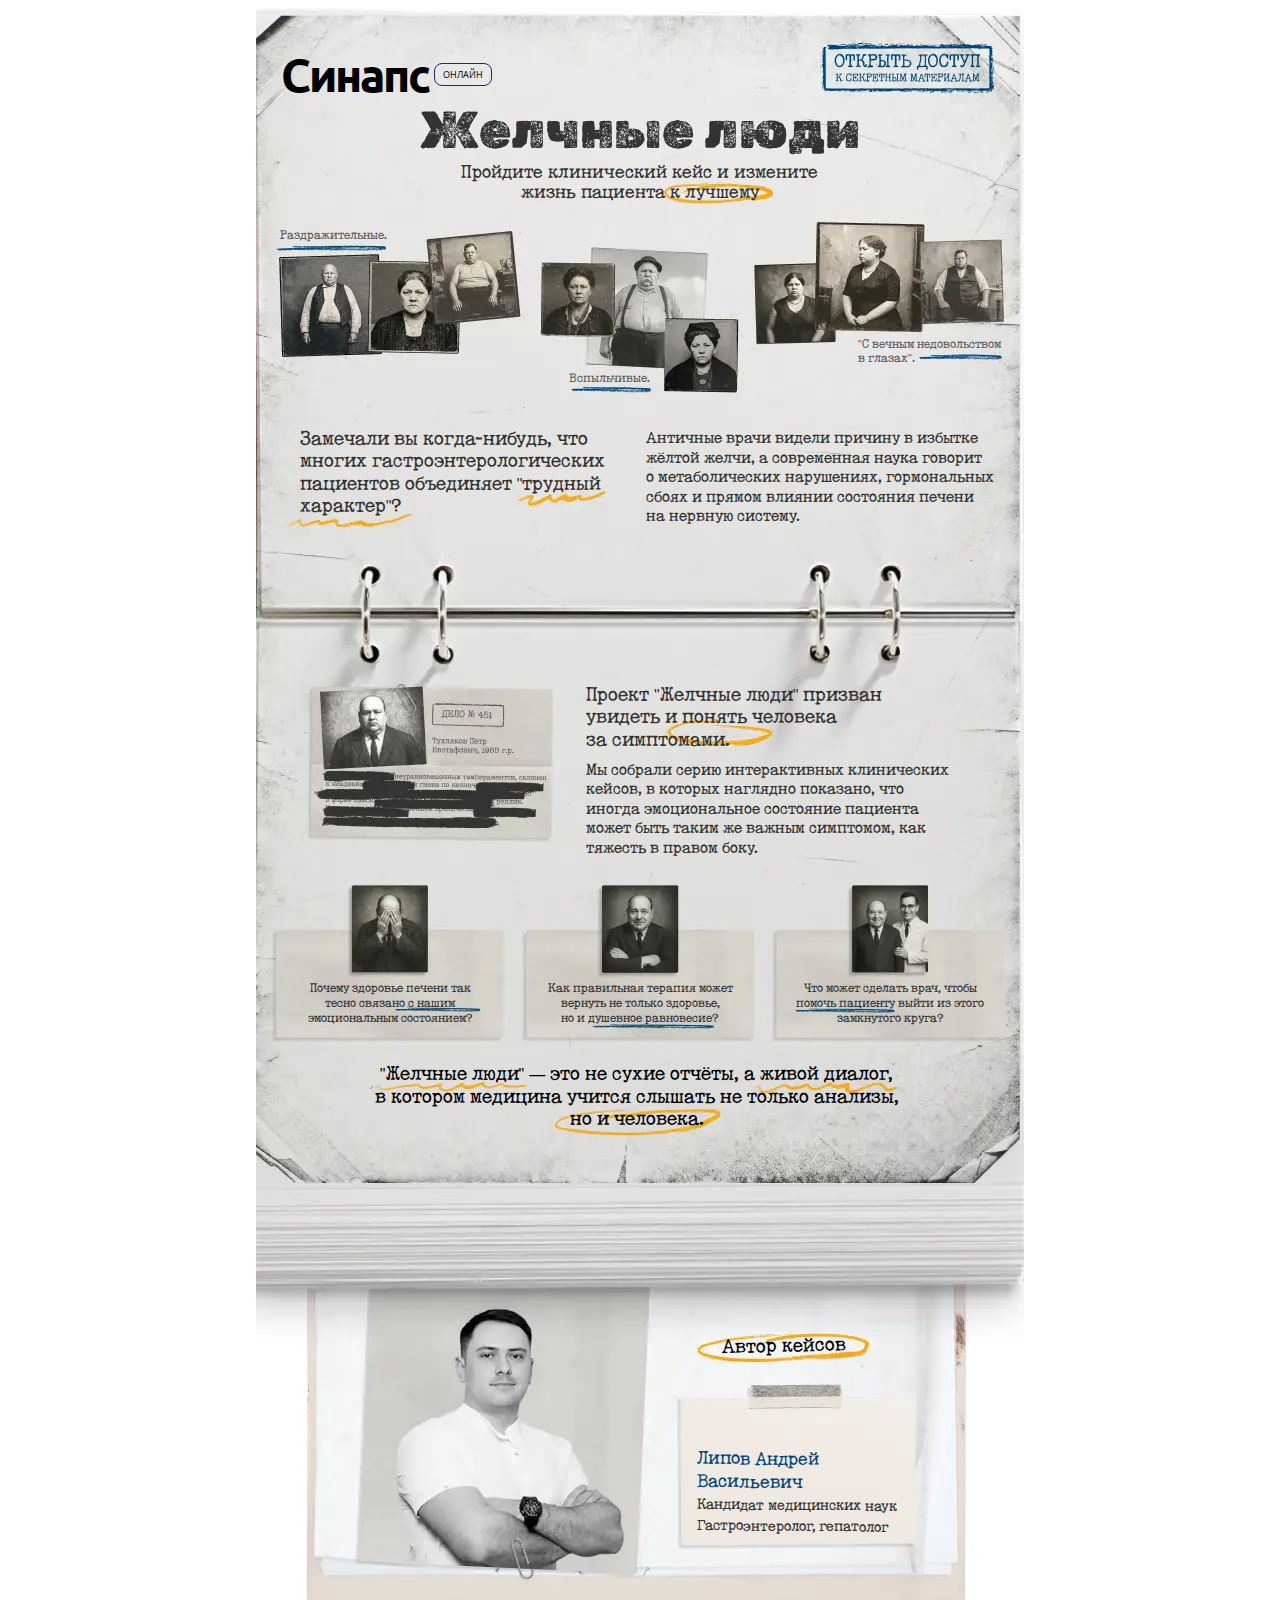
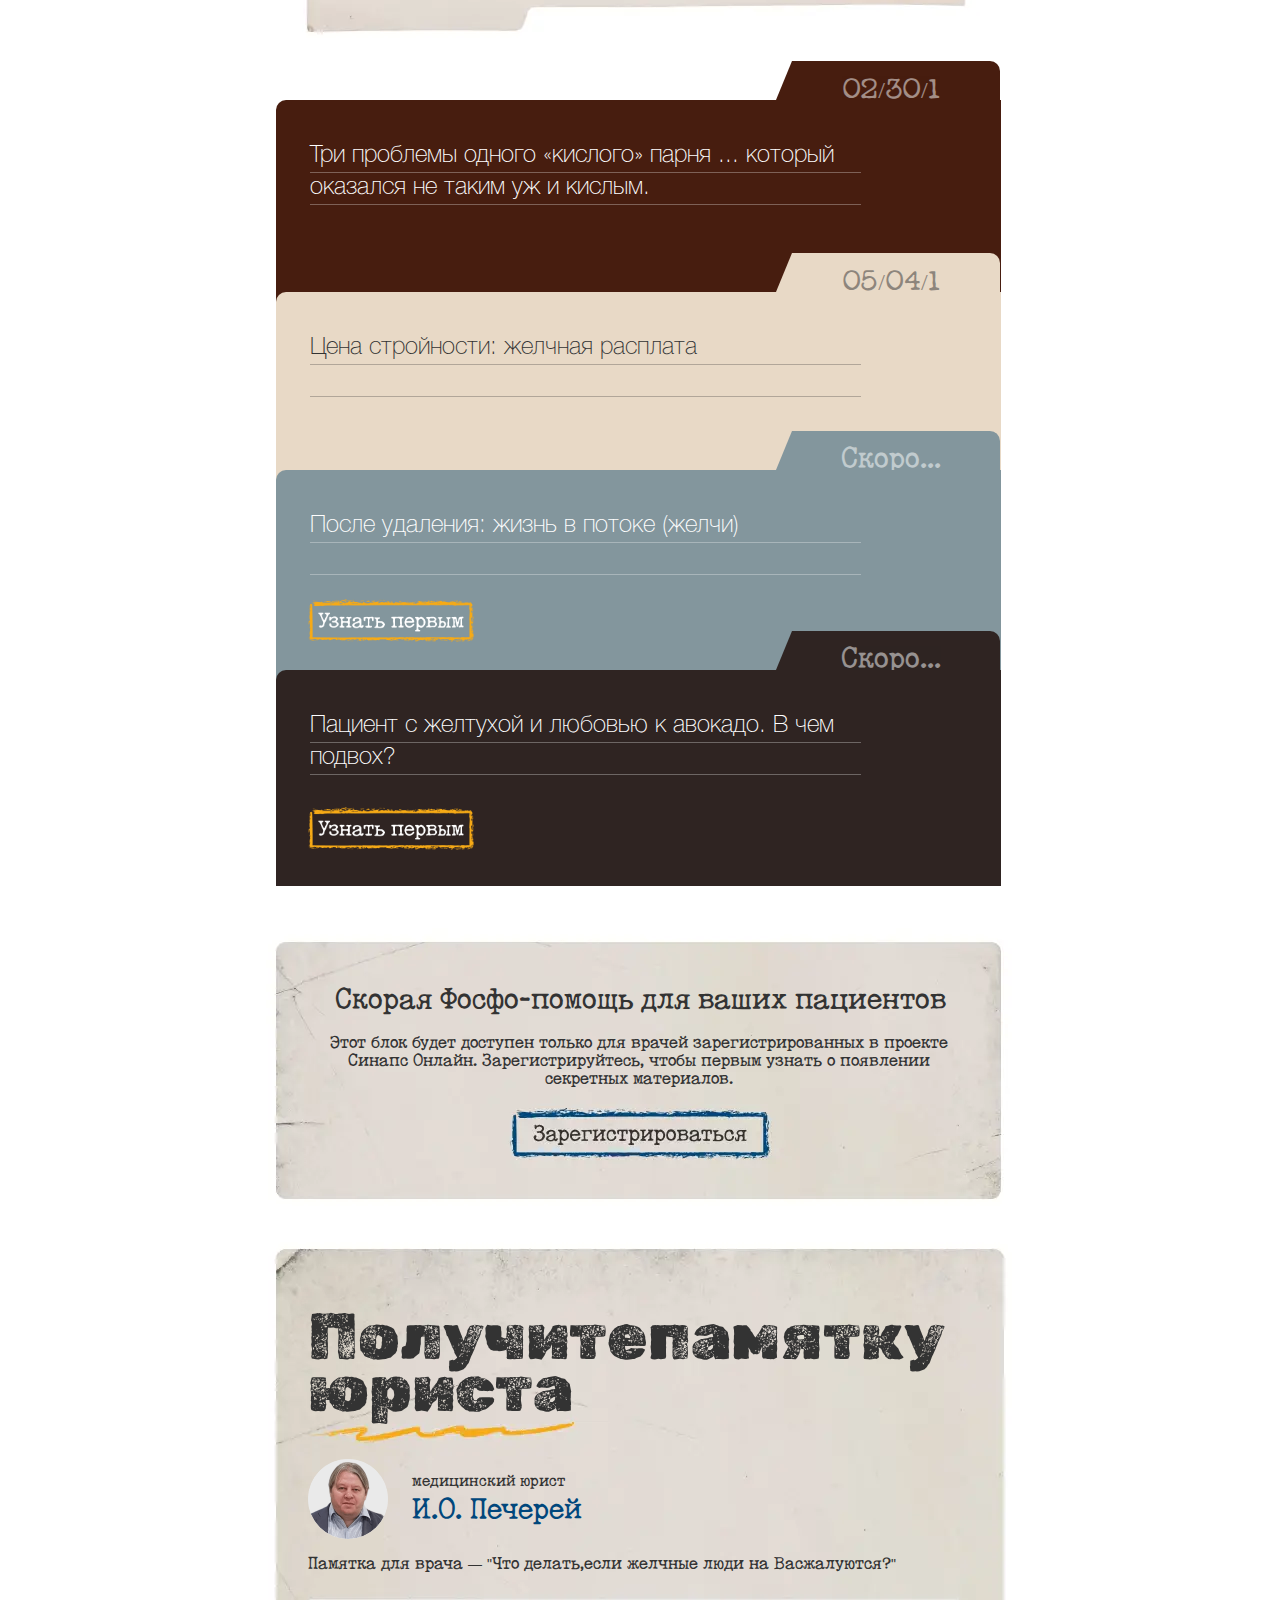
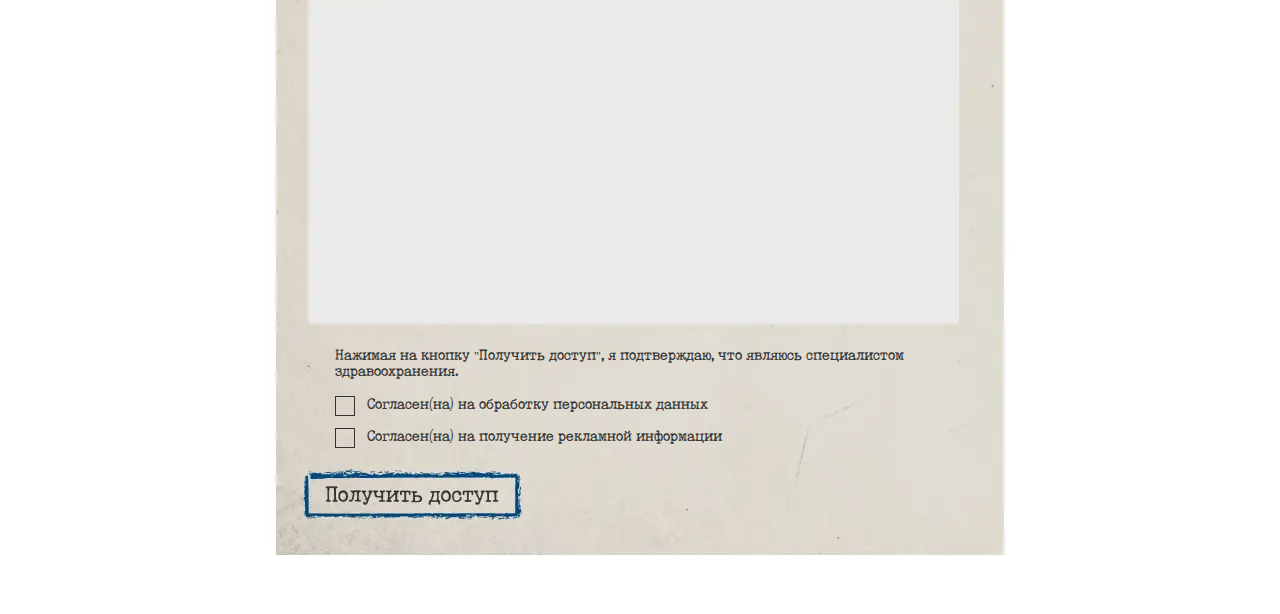
<file: index.html>
<!doctype html>
<html lang="ru">

<head>
	<meta charset="utf-8" />
	<meta name="viewport" content="width=device-width, initial-scale=1" />
	<title>Синапс — Желчные люди</title>
	<link rel="stylesheet" href="assets/css/styles.css" />
</head>

<body>
	<main class="canvas">
		<!-- 1. ГЛАВНЫЙ ФОН -->
		<img class="book-bg" src="assets/img/book.png" alt="" aria-hidden="true" />

		<!-- 2. ШАПКА -->
		<div class="logo site-text site-text--logo">
			<span class="logo-title">Синапс</span>
			<span class="logo-badge">Онлайн</span>
		</div>

		<a class="btn btn-primary header-btn" href="#lead-form-block" aria-label="Открыть доступ к секретным материалам">
			<img src="assets/img/button-getmaterials.png" alt="Открыть доступ к секретным материалам">
		</a>

		<!-- 3. ЗАГОЛОВОК (HERO) -->
		<div class="hero-header site-text site-text--hero">
			<h1>Желчные люди</h1>
			<p class="site-text__hero-desc">
				Пройдите клинический кейс и&nbsp;измените<br class="hero-desc-br">
				жизнь пациента к&nbsp;лучшему
			</p>
		</div>

		<!-- 4. КАРТИНКИ HERO (ВСЕ 9 ШТУК) -->
		<!-- Группа 1: Раздражительные -->
		<div class="hero-group group-1">
			<div class="tag tag--blue site-text site-text--hero-tag"><span>Раздражительные.</span></div>
			<!-- Тут твои photo1, photo2, photo3 -->
			<img class="photo p1" src="assets/img/photo1.png" alt="Пациент 1" loading="lazy" />
			<img class="photo p2" src="assets/img/photo2.png" alt="Пациент 2" loading="lazy" />
			<img class="photo p3" src="assets/img/photo3.png" alt="Пациент 3" loading="lazy" />
		</div>

		<!-- Группа 2: Вспыльчивые -->
		<div class="hero-group group-2">
			<div class="tag tag--blue site-text site-text--hero-tag"><span>Вспыльчивые.</span></div>
			<!-- Тут твои photo4, photo5, photo6 -->
			<img class="photo p4" src="assets/img/photo4.png" alt="Пациент 4" loading="lazy" />
			<img class="photo p5" src="assets/img/photo5.png" alt="Пациент 5" loading="lazy" />
			<img class="photo p6" src="assets/img/photo6.png" alt="Пациент 6" loading="lazy" />
		</div>

		<!-- Группа 3: С вечным недовольством -->
		<div class="hero-group group-3">
			<div class="tag tag--long site-text site-text--hero-tag"><span>"С&nbsp;вечным недовольством в&nbsp;глазах".</span></div>
			<!-- Тут твои photo7, photo8, photo9 -->
			<img class="photo p7" src="assets/img/photo7.png" alt="Пациент 7" loading="lazy" />
			<img class="photo p8" src="assets/img/photo8.png" alt="Пациент 8" loading="lazy" />
			<img class="photo p9" src="assets/img/photo9.png" alt="Пациент 9" loading="lazy" />
		</div>

		<!-- 5. БЛОК INTRO (ТЕКСТ) -->
		<div class="intro-question site-text site-text--intro-question">
			<h2>
				Замечали вы&nbsp;когда-нибудь, что многих гастроэнтерологических пациентов
				объединяет "трудный характер"?
			</h2>
		</div>
		<div class="intro-answer">
			<p>
				Античные врачи видели причину в&nbsp;избытке жёлтой желчи, а&nbsp;современная
				наука говорит о&nbsp;метаболических нарушениях, гормональных сбоях и&nbsp;прямом
				влиянии состояния печени на&nbsp;нервную систему.
			</p>
		</div>

		<!-- 6. ДЕЛО №451 -->
		<div class="casefile-card">
			<!-- Фото пациента дела -->
			<img class="casefile-photo" src="assets/img/casefile-patient.png" alt="Пациент дела" loading="lazy" />

			<img class="casefile-label" src="assets/img/451.png" loading="lazy">
			<div class="casefile-meta site-text site-text--casefile-meta">Тухляков Пётр Евстафович, 1968 г.р.</div>
			<div class="casefile-text site-text site-text--casefile-text">
				<p>
					Отличается крайне неуравновешенным темпераментом, склонен к  неадекватным вспышкам гнева по незначительным поводам. В общении резок, груб, зачастую высказывает недовольство в форме хамских замечаний или саркастических реплик. Взгляд угрюмый, с выражением хронического раздражения и подозрительности.
				</p>
			</div>
		</div>

		<!-- Текст манифеста справа от дела -->
		<div class="casefile-manifest site-text site-text--casefile-manifest">
			<p class="big-text">
				Проект "Желчные люди" призван увидеть и&nbsp;понять
				человека за&nbsp;симптомами.
			</p>
			<p class="small-text">
				Мы собрали серию интерактивных клинических кейсов, в&nbsp;которых наглядно
				показано, что иногда эмоциональное состояние пациента может быть таким&nbsp;же
				важным симптомом, как тяжесть в&nbsp;правом боку.
			</p>
		</div>

		<img class="casefile-circle" src="assets/img/circle.png" alt="" width="153" height="38" loading="lazy" />

		<!-- 7. КАРТОЧКИ С ВОПРОСАМИ -->
		<div class="question-card q1">
			<!-- ФОТО ПАЦИЕНТА -->
			<img class="patient-img" src="assets/img/q1.png" alt="" loading="lazy" />
			<p class="site-text site-text--question-text">Почему здоровье печени так тесно связано с&nbsp;нашим эмоциональным состоянием?</p>
		</div>

		<div class="question-card q2">
			<!-- ФОТО ПАЦИЕНТА -->
			<img class="patient-img" src="assets/img/q2.png" alt="" loading="lazy" />
			<p>Как правильная терапия может вернуть не&nbsp;только здоровье, но&nbsp;и&nbsp;душевное равновесие?</p>
		</div>

		<div class="question-card q3">
			<!-- ФОТО ПАЦИЕНТА -->
			<img class="patient-img" src="assets/img/q3.png" alt="" loading="lazy" />
			<p class="site-text site-text--question-text">Что может сделать врач, чтобы помочь пациенту выйти из&nbsp;этого замкнутого круга?</p>
		</div>

		<!-- Цитата -->
		<div class="quote site-text site-text--quote">
			"Желчные люди"&nbsp;— это не&nbsp;сухие отчёты, а&nbsp;живой диалог, в&nbsp;котором медицина учится
			слышать не&nbsp;только анализы, но&nbsp;и&nbsp;человека.
		</div>

		<!-- 8. АВТОР -->
		<!-- Фото автора и скрепка -->
		<img class="author-clip" src="assets/img/clip.png" alt="Скрепка" loading="lazy"/>

		<!-- 1. Надпись "Автор кейсов" (отдельно) -->
		<div class="author-label">
			Автор кейсов
		</div>

		<!-- 2. Блок с именем и регалиями (отдельно) -->
		<div class="author-text site-text site-text--author-text">
			<h4>Липов Андрей</h4>
			<h4>Васильевич</h4>
			<p>Кандидат медицинских наук</p>
			<p>Гастроэнтеролог, гепатолог</p>
		</div>

		<!-- 3. Блок кейсов -->
		<div class="cases-container">

			<!-- Кейс 1: Коричневый -->
			<article class="case-item case-1">
				<!-- Ушко папки -->
				<div class="case-tab">
					<span class="case-date">02/30/1</span>
				</div>
				<!-- Тело папки -->
				<div class="case-body">
					<h4>Три проблемы одного «кислого» парня ... который оказался не таким уж и кислым.</h4>
					<div class="case-line line-1"></div>
					<div class="case-line line-2"></div>
				</div>
				<!-- Ссылка на всю область -->
				<a class="case-link" href="cases/case-1.html"></a>
			</article>

			<!-- Кейс 2: Бежевый -->
			<article class="case-item case-2">
				<div class="case-tab">
					<span class="case-date text-dark">05/04/1</span>
				</div>
				<div class="case-body">
					<h4 class="text-dark site-text site-text--case-title">Цена стройности: желчная расплата</h4>
					<div class="case-line line-1 dark-lines"></div>
					<div class="case-line line-2 dark-lines"></div>
				</div>
				<a class="case-link" href="cases/case-2.html"></a>
			</article>

			<!-- Кейс 3: Серый -->
			<article class="case-item case-3">
				<div class="case-tab">
					<span class="case-date">Скоро...</span>
				</div>
				<div class="case-body">
					<h4 class="site-text site-text--case-title">После удаления: жизнь в потоке (желчи)</h4>
					<div class="case-line line-1"></div>
					<div class="case-line line-2"></div>
				</div>
			</article>

			<!-- Кейс 4: Темный -->
			<article class="case-item case-4">
				<div class="case-tab">
					<span class="case-date">Скоро...</span>
				</div>
				<div class="case-body">
					<h4>Пациент с желтухой и любовью к авокадо. В чем подвох?</h4>
					<div class="case-line line-1"></div>
					<div class="case-line line-2"></div>
				</div>
			</article>

		</div>

		<!-- Кнопки «Узнать первым» — абсолютны относительно канваса, позиции ставишь сам -->
		<a class="btn-case btn-case--1" href="#lead-form-block"><img src="assets/img/get-first.png" alt="Узнать первым"></a>
		<a class="btn-case btn-case--2" href="#lead-form-block"><img src="assets/img/get-first.png" alt="Узнать первым"></a>

		<!-- 10. БЛОК ПРОДУКТА -->
		<div class="product-block">
			<h3 class="site-text site-text--product-title">Скорая Фосфо-помощь для ваших пациентов</h3>
			<p class="site-text site-text--product-desc">
				Этот блок будет доступен только для врачей зарегистрированных в&nbsp;проекте Синапс Онлайн. Зарегистрируйтесь, чтобы первым узнать о&nbsp;появлении секретных материалов.
			</p>
			<a class="btn btn-primary btn-product" href="#lead-form-block">Зарегистрироваться</a>
		</div>

		<!-- 11. ЛИД-ФОРМА (ЮРИСТ) — форма сбора ПД с памяткой -->
		<div class="lead-block" id="lead-form-block">
			<h2 class="site-text site-text--lead-title">Получите<br class="br-lead-1">памятку<br class="br-lead-2">юриста</h2>

			<div class="lead-info-group">
				<div class="lead-person">
					<img class="lead-avatar" src="assets/img/avatar-ur.png" alt="И.О. Печерей" loading="lazy">
					<div class="lead-name-box">
						<div class="lead-role site-text site-text--lead-role">медицинский юрист</div>
						<div class="lead-name site-text site-text--lead-name">И.О. Печерей</div>
					</div>
				</div>
				<p class="lead-caption site-text site-text--lead-caption">Памятка для врача — "Что делать,<br class="lead-caption-br">если желчные люди на Вас<br class="lead-caption-br">жалуются?"</p>
			</div>

			<form class="lead-form">
				<!-- Старая форма (скрыта, iframe ниже) -->
				<div class="lead-form-old" style="display: none;">
					<label><span>Фамилия</span><input type="text" placeholder=" "></label>
					<label><span>Имя</span><input type="text" placeholder=" "></label>
					<label><span>Отчество</span><input type="text" placeholder=" "></label>
					<label><span>Специальность</span><input type="text" placeholder=" "></label>
					<label class="lead-phone">
						<span>Телефон</span>
						<span class="lead-phone-field">
							<input type="tel" placeholder=" " maxlength="15">
							<span class="lead-phone-mask">_-___-___-__-__</span>
						</span>
					</label>
					<label><span>email</span><input type="email" placeholder=" "></label>
					<label><span>Город</span><input type="text" placeholder=" "></label>
				</div>

				<script src="https://pxl.synapseonline.ru/form/js/embed_v1.js"></script>
				<iframe src="https://pxl.synapseonline.ru/form?form=9KBpBKJNKZayVZh94C8yrmp1RhU4odHvr4TegbSE3M25DvBVDm8HkfDnHzL8681BN5SvxN1m3NGjE3VY7sbgxKeT&iframe=1"
					frameborder="0"
					name="ak-form-9KBpBKJNKZayVZh94C8yrmp1RhU4odHvr4TegbSE3M25DvBVDm8HkfDnHzL8681BN5SvxN1m3NGjE3VY7sbgxKeT"
					class="ak-form"
					width="100%"
					sandbox="allow-same-origin allow-forms allow-scripts allow-popups allow-popups-to-escape-sandbox allow-top-navigation">
				</iframe>
			</form>

			<!-- БЛОК СОГЛАСИЯ ВЫНЕСЕН НАРУЖУ -->
			<div class="lead-consent">
				<p class="lead-consent-intro site-text site-text--lead-consent-intro">
					Нажимая на&nbsp;кнопку "Получить доступ", я&nbsp;подтверждаю, что являюсь
					специалистом здравоохранения.
				</p>
				<label class="checkbox">
					<input type="checkbox">
					<span>Согласен(на) на обработку персональных данных</span>
				</label>
				<label class="checkbox">
					<input type="checkbox">
					<span>Согласен(на) на получение рекламной информации</span>
				</label>
			</div>

			<button class="btn-lead" type="submit">Получить доступ</button>
		</div>

		<!-- 12. ФУТЕР (закомментирован)
		<footer class="site-footer">
			<div class="footer-disclaimer">Информация для специалистов здравоохранения</div>

			<div class="footer-main-wrap">
				<div class="footer-tab tab-left active"><span>Список литературы</span></div>
				<div class="footer-tab tab-right"><span>ИНФОРМАЦИЯ</span></div>

				<div class="footer-content">
					<ol class="footer-list">
						<li>Ивашкин В.Т., Трухманов А.С., Маев И.В., Драпкина О.М., Ливзан М.А. и соавт. Диагностика и лечение
						гастроэзофагеальной рефлюксной болезни... <a href="https://doi.org/10.22416/1382-4376-2024-34-5-111-135"
						target="_blank">ссылка</a></li>
						<li>Клинические рекомендации. Желчнокаменная болезнь. 2024. Ссылка активна на 24.10.2025. <a
						href="https://cr.minzdrav.gov.ru/preview-cr/580_3" target="_blank">ссылка</a></li>
						<li>Инструкция по медицинскому применению лекарственного препарата Фосфоглив® УРСО</li>
						<li>Мехтиев С. Н., Мехтиева О .А., Ибрагимова З.М. Функциональные расстройства желчного пузыря...</li>
						<li>Мехтиев С.Н., Мехтиева О.А., Ухова М.В., Ибрагимова З.М. Современный взгляд...</li>
						<li>Никитин И.Г., Волнухин А.В. Желчнокаменная болезнь: эпидемиологические данные...</li>
					</ol>
				</div>
			</div>
		</footer>
		-->

	</main>
	<script src="assets/js/main.js"></script>
</body>

</html>
</file>
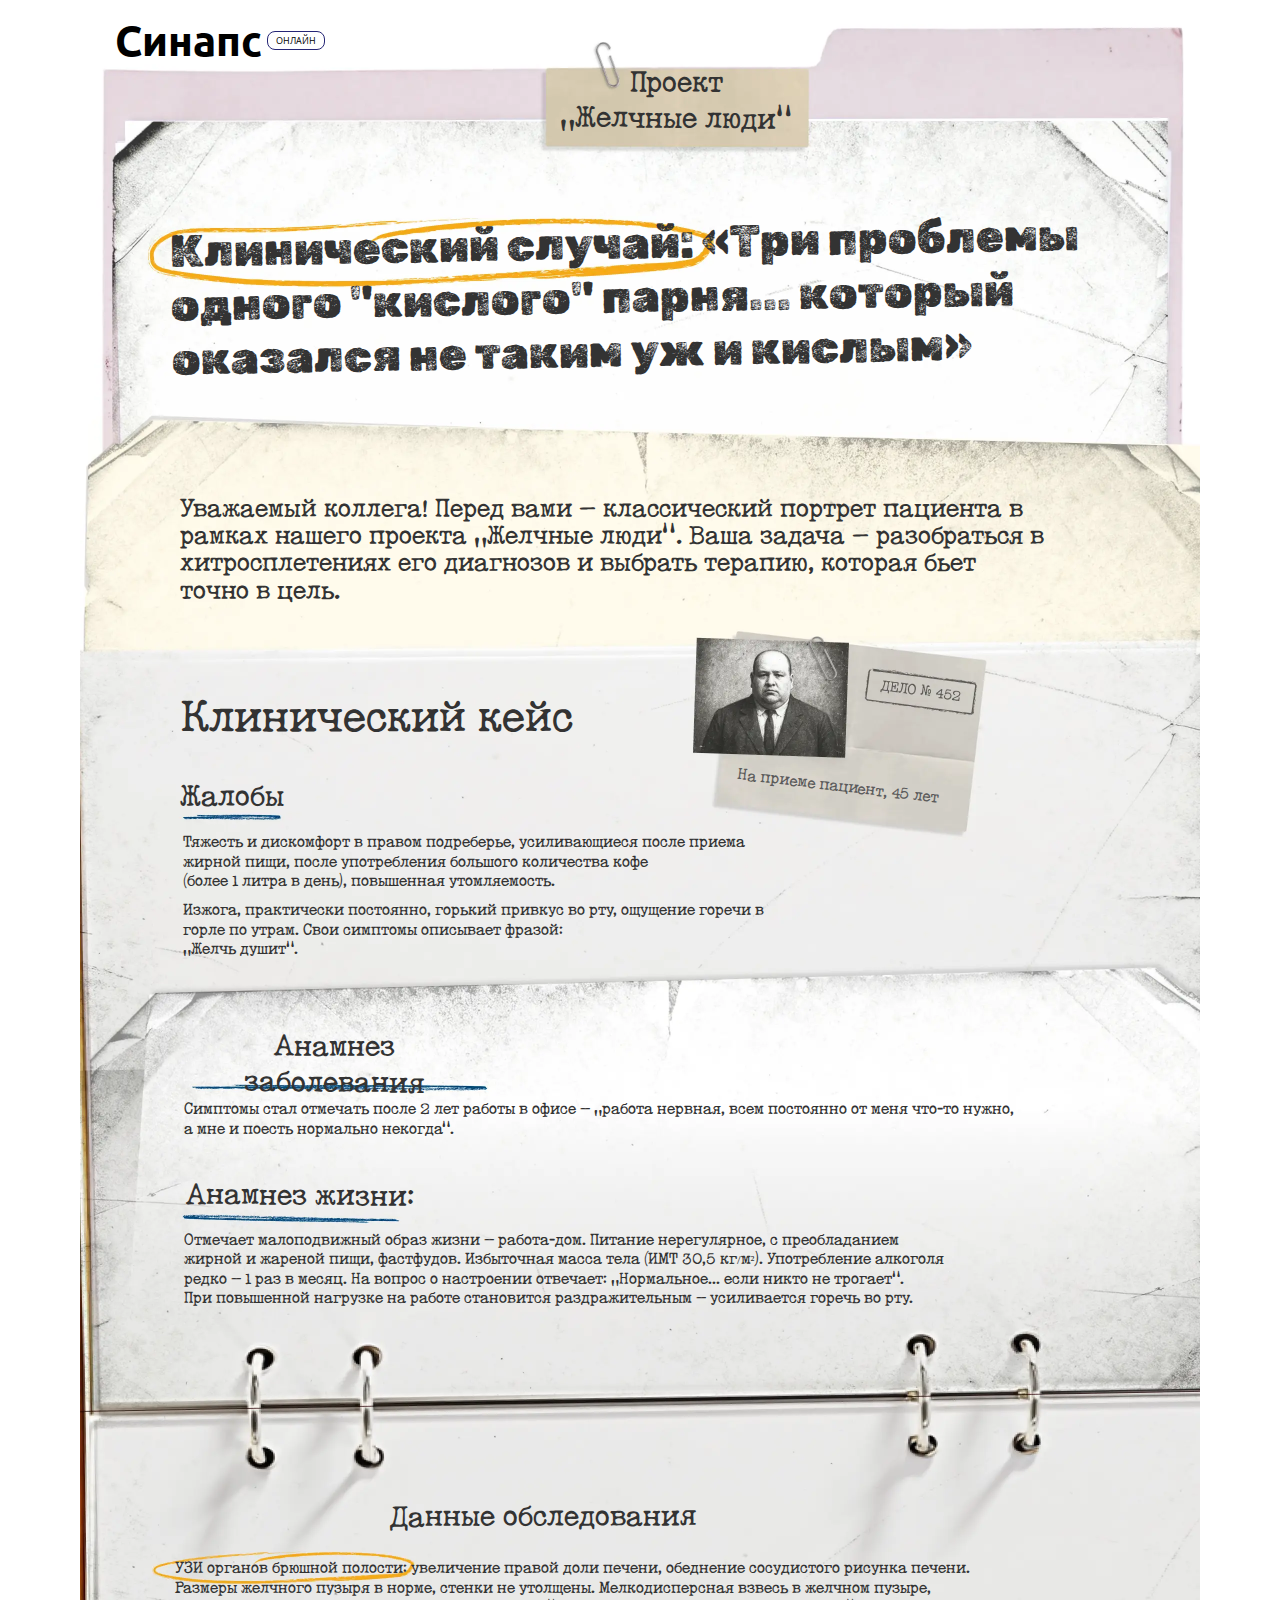
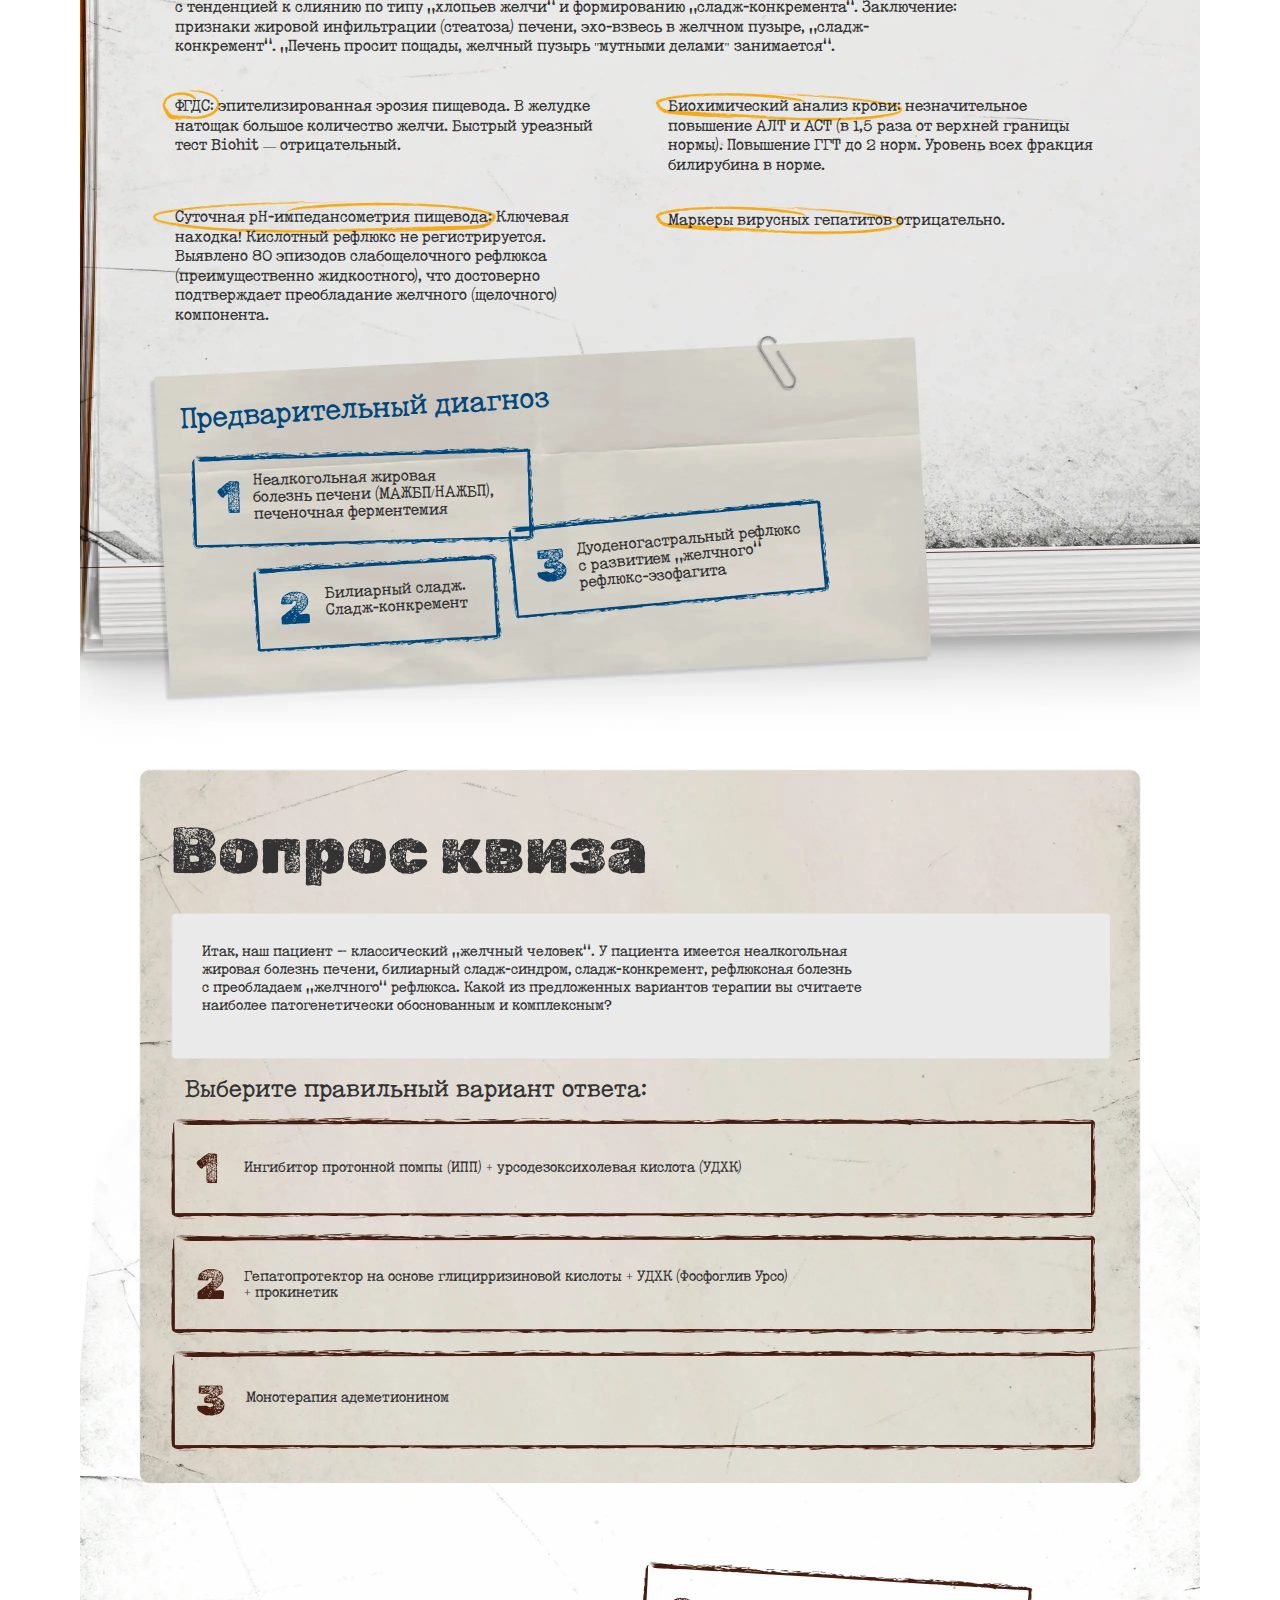
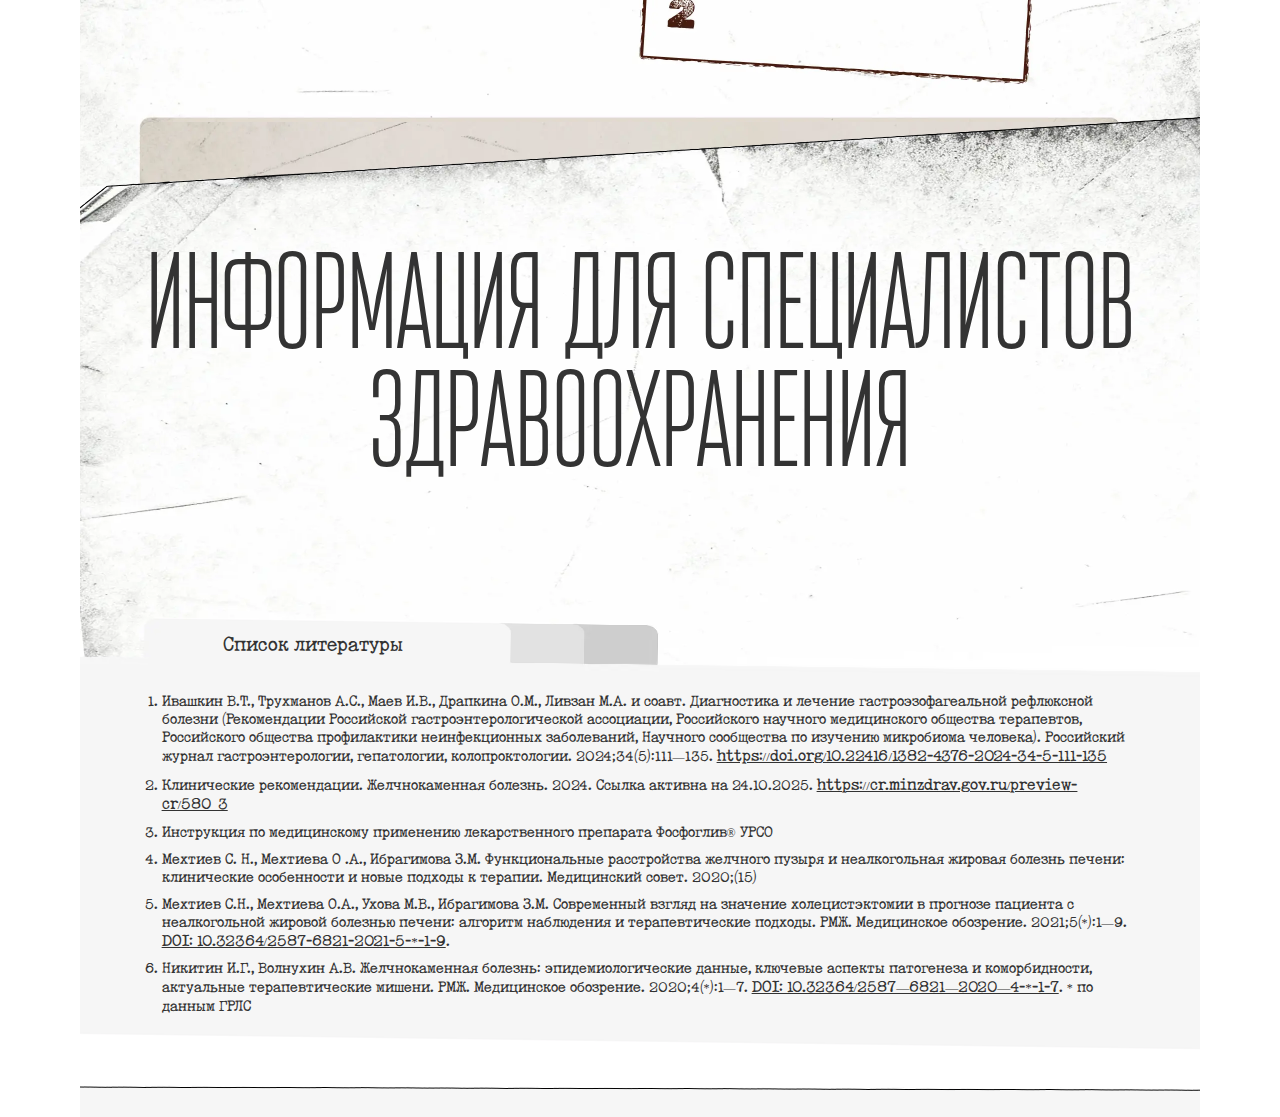
<file: cases/case-1.html>
<!doctype html>
  <html lang="ru">

  <head>
    <meta charset="utf-8" />
    <meta name="viewport" content="width=device-width, initial-scale=1" />
    <title>Синапс — Желчные люди</title>
    <link rel="stylesheet" href="../assets/css/case1-v12.css" />
  </head>

  <body>
    <!-- Главный холст (все координаты left/top/width/height — относительно canvas) -->
    <main class="canvas">

      <div class="c1-text c1-text--logo"><span>Синапс</span><span class="c1-text__badge">Онлайн</span></div>

      <div class="c1-text c1-text--hero">Проект<br>«Желчные люди»</div>

      <div class="c1-text c1-text--case">Клинический случай: «Три проблемы одного "кислого" парня... который оказался не таким уж и кислым»</div>

      <div class="c1-text c1-text--intro">Уважаемый коллега! Перед вами – классический портрет пациента в рамках нашего проекта «Желчные люди». Ваша задача – разобраться в хитросплетениях его диагнозов и выбрать терапию, которая бьет точно в цель.</div>

      <div class="c1-text c1-text--kees">Клинический кейс</div>

      <div class="c1-text c1-text--complaints">Жалобы</div>

      <div class="c1-text c1-text--reception">На приеме пациент, 45 лет</div>

      <div class="c1-text c1-text--complaints-body">
        <p>Тяжесть и дискомфорт в правом подреберье, усиливающиеся после приема <br>жирной пищи, после употребления большого количества кофе <br>(более 1 литра в день), повышенная утомляемость.</p>
        <p>Изжога, практически постоянно, горький привкус во рту, ощущение горечи в <br>горле по утрам. Свои симптомы описывает фразой: <br>«Желчь душит».</p>
      </div>

      <div class="c1-text c1-text--anamnesis">Анамнез заболевания</div>

      <div class="c1-text c1-text--anamnesis-body">Симптомы стал отмечать после 2 лет работы в офисе – «работа нервная, всем постоянно от меня что-то нужно, <br>а мне и поесть нормально некогда».</div>

      <div class="c1-text c1-text--life">Анамнез жизни:</div>

      <div class="c1-text c1-text--life-body">Отмечает малоподвижный образ жизни – работа-дом. Питание нерегулярное, с преобладанием <br>жирной и жареной пищи, фастфудов. Избыточная масса тела (ИМТ 30,5 кг/м²). Употребление алкоголя <br>редко – 1 раз в месяц. На вопрос о настроении отвечает: «Нормальное... если никто не трогает». <br>При повышенной нагрузке на работе становится раздражительным – усиливается горечь во рту.</div>

      <div class="c1-text c1-text--exam">Данные обследования</div>

      <div class="c1-text c1-text--exam-body">УЗИ органов брюшной полости: увеличение правой доли печени, обеднение сосудистого рисунка печени. <br>Размеры желчного пузыря в норме, стенки не утолщены. Мелкодисперсная взвесь в желчном пузыре, <br>с тенденцией к слиянию по типу «хлопьев желчи» и формированию «сладж-конкремента». Заключение: признаки жировой инфильтрации (стеатоза) печени, эхо-взвесь в желчном пузыре, «сладж- <br>конкремент». «Печень просит пощады, желчный пузырь "мутными делами" занимается».</div>

      <div class="c1-text c1-text--fgds">ФГДС: эпителизированная эрозия пищевода. В желудке <br>натощак большое количество желчи. Быстрый уреазный <br>тест Biohit — отрицательный.</div>

      <div class="c1-text c1-text--bio">Биохимический анализ крови: незначительное повышение АЛТ и АСТ (в 1,5 раза от верхней границы нормы). Повышение ГГТ до 2 норм. Уровень всех фракция билирубина в норме.</div>

      <div class="c1-text c1-text--ph">Суточная pH-импедансометрия пищевода: Ключевая находка! Кислотный рефлюкс не регистрируется. Выявлено 80 эпизодов слабощелочного рефлюкса (преимущественно жидкостного), что достоверно подтверждает преобладание желчного (щелочного) компонента.</div>

      <div class="c1-text c1-text--markers">Маркеры вирусных гепатитов отрицательно.</div>

      <div class="c1-text c1-text--diagnosis">Предварительный диагноз</div>

      <div class="c1-text c1-text--diagnosis1">Неалкогольная жировая<br>болезнь печени (МАЖБП/НАЖБП),<br>печеночная ферментемия</div>

      <div class="c1-text c1-text--diagnosis2">Дуоденогастральный рефлюкс<br>с развитием «желчного»<br>рефлюкс-эзофагита</div>

      <div class="c1-text c1-text--diagnosis3">Билиарный сладж.<br>Сладж-конкремент</div>

      <div class="c1-text c1-text--quiz-title">Вопрос квиза</div>

      <div class="c1-text c1-text--quiz-question">Итак, наш пациент – классический «желчный человек». У пациента имеется неалкогольная <br>жировая болезнь печени, билиарный сладж-синдром, сладж-конкремент, рефлюксная болезнь <br>с преобладаем «желчного» рефлюкса. Какой из предложенных вариантов терапии вы считаете <br>наиболее патогенетически обоснованным и комплексным?</div>

      <div class="c1-text c1-text--quiz-prompt">Выберите правильный вариант ответа:</div>

      <div class="c1-text c1-text--quiz-opt1">Ингибитор протонной помпы (ИПП) + урсодезоксихолевая кислота (УДХК)</div>

      <div class="c1-text c1-text--quiz-opt2">Гепатопротектор на основе глицирризиновой кислоты + УДХК (Фосфоглив Урсо) <br>+ прокинетик</div>

      <div class="c1-text c1-text--quiz-opt3">Монотерапия адеметионином</div>

      <!-- Кнопки ответов квиза -->
      <button class="c1-quiz-btn c1-quiz-btn--1" data-answer="1"></button>
      <button class="c1-quiz-btn c1-quiz-btn--2" data-answer="2"></button>
      <button class="c1-quiz-btn c1-quiz-btn--3" data-answer="3"></button>

      <!-- Окно правильного ответа (под footer-bg) -->
      <div class="c1-answer-window" style="z-index:4">
        <div class="c1-aw-handle"></div>
        <div class="c1-aw-title">Правильный<br>ответ</div>
        <div class="c1-aw-line">Гепатопротектор на основе глицирризиновой кислоты + УДХК (Фосфоглив Урсо) + прокинетик</div>
        <div class="c1-aw-label">Пояснение.</div>
        <div class="c1-aw-body">
          <p>Ингибиторы протонной помпы показаны при лечении рефлюксной болезни, обусловленной наличием &laquo;кислого&raquo; рефлюкса.  В&nbsp;данной клинической ситуации назначение ИПП патогенетически не&nbsp;обосновано.<sup>1</sup> Более того, при наличии конкрементов желчного пузыря, согласно клиническим рекомендациям МЗ&nbsp;&laquo;Желчнокаменная болезнь&raquo;&nbsp;&mdash; &quot;Всем пациентам с&nbsp;наличием желчных камней пероральная терапия препаратами урсодезоксихолевой кислоты (УДХК) с&nbsp;целью растворения (литолиза) желчных камней не&nbsp;рекомендуется&quot;В связи с&nbsp;чем, данная комбинация не&nbsp;может быть назначена в&nbsp;данной ситуации.<sup>2</sup></p>
          <p>Монотерапия молекулой адеметеонин патогенетически не&nbsp;обоснована, учитывая отсутствие влияния молекулы на&nbsp;реологические свойства желчи, а&nbsp;также уровень убедительности рекомендаций&nbsp;&mdash; В, и&nbsp;уровень достоверности доказательств&nbsp;&mdash; 2.</p>
          <p>В&nbsp;данном кейсе патогенетическое обоснование к&nbsp;применению имеет гепатопротектор на&nbsp;основе глицирризиновой кислоты + УДХК (например, Фосфоглив УРСО) + в&nbsp;сочетании с&nbsp;прокинетиком.</p>
          <p>УДХК оказывает желчегонное действие, способствует растворению конкрементов в&nbsp;желчном пузыре, стимулирует образование и&nbsp;выделение желчи. ГК&nbsp;оказывает антиоксидантное и&nbsp;противовоспалительное действие.<sup>3,4</sup></p>
          <p>Таким образом, в&nbsp;данном случае комбинация глицирризиновой кислоты + УДХК оказывает синергетическое действие на&nbsp;оба ключевых звена патогенеза заболеваний желчевыводящей системы&nbsp;&mdash; застой желчи и&nbsp;воспаление, а&nbsp;также последствия дуоденогастрального рефлюкса.<sup>5,6</sup></p>
        </div>
      </div>

      <div class="c1-footer-bg" style="z-index:5"></div>

      <div class="c1-text c1-text--info-title" style="z-index:20">Информация для специалистов здравоохранения</div>

      <div class="c1-text c1-text--ref-heading" style="z-index:20">Список литературы</div>

      <div class="c1-text c1-text--ref-list" style="z-index:20">
        <ol>
          <li>Ивашкин В.Т., Трухманов А.С., Маев И.В., Драпкина О.М., Ливзан М.А. и&nbsp;соавт. Диагностика и&nbsp;лечение
          гастроэзофагеальной рефлюксной болезни (Рекомендации Российской гастроэнтерологической ассоциации, Российского научного
          медицинского общества терапевтов, Российского общества профилактики неинфекционных заболеваний, Научного сообщества
          по&nbsp;изучению микробиома человека). Российский журнал гастроэнтерологии, гепатологии,
          колопроктологии.&nbsp;2024;34(5):111&mdash;135. <a href="https://doi.org/10.22416/1382-4376-2024-34-5-111-135" class="c1-ref-link" target="_blank" rel="noopener">https://doi.org/10.22416/1382-4376-2024-34-5-111-135</a></li>
          <li>Клинические рекомендации. Желчнокаменная болезнь. 2024. Ссылка активна на 24.10.2025. <a href="https://cr.minzdrav.gov.ru/preview-cr/580_3" class="c1-ref-link" target="_blank" rel="noopener">https://cr.minzdrav.gov.ru/preview-cr/580_3</a></li>
          <li>Инструкция по медицинскому применению лекарственного препарата Фосфоглив® УРСО</li>
          <li>Мехтиев С. Н., Мехтиева О .А., Ибрагимова З.М. Функциональные расстройства желчного пузыря и неалкогольная жировая болезнь печени: клинические особенности и новые подходы к терапии. Медицинский совет. 2020;(15)</li>
          <li>Мехтиев С.Н., Мехтиева О.А., Ухова М.В., Ибрагимова З.М. Современный взгляд на значение холецистэктомии в прогнозе пациента с неалкогольной жировой болезнью печени: алгоритм наблюдения и терапевтические подходы. РМЖ. Медицинское обозрение. 2021;5(*):1—9. <a href="https://doi.org/10.32364/2587-6821-2021-5-*-1-9" class="c1-ref-link" target="_blank" rel="noopener">DOI: 10.32364/2587-6821-2021-5-*-1-9</a>.</li>
          <li>Никитин И.Г., Волнухин А.В. Желчнокаменная болезнь: эпидемиологические данные, ключевые аспекты патогенеза и коморбидности, актуальные терапевтические мишени. РМЖ. Медицинское обозрение. 2020;4(*):1—7. <a href="https://doi.org/10.32364/2587-6821-2020-4-*-1-7" class="c1-ref-link" target="_blank" rel="noopener">DOI: 10.32364/2587—6821—2020—4-*-1-7</a>. * по данным ГРЛС</li>
        </ol>
      </div>

      <!-- Сюда позже добавишь только рабочие кнопки и поля формы -->
      <!-- <a href="#" class="btn-hotspot" style="left: 100px; top: 200px; width: 200px; height: 50px;"></a> -->

    </main>

    <!-- Модалка неправильного ответа -->
    <div class="c1-wrong-overlay" id="c1WrongOverlay">
      <div class="c1-wrong-modal">
        <div class="c1-wrong-title">Ответ<br>неверный</div>
        <button class="c1-wrong-btn">Попробовать ещё раз</button>
      </div>
    </div>

  <script>
    // Масштабирование страницы для экранов уже 375px через viewport
    (function() {
      var meta = document.querySelector('meta[name="viewport"]');
      if (!meta) return;
      var fixed = false;
      var busy = false;

      function fixViewport() {
        if (busy) return;
        if (!fixed) {
          var vw = window.innerWidth || 375;
          if (vw < 375) {
            busy = true; fixed = true;
            meta.setAttribute('content', 'width=375');
            setTimeout(function() { busy = false; }, 500);
          }
        } else {
          var ow = window.outerWidth || 375;
          if (ow >= 400) {
            busy = true; fixed = false;
            meta.setAttribute('content', 'width=device-width, initial-scale=1');
            setTimeout(function() { busy = false; }, 500);
          }
        }
      }

      fixViewport();
      window.addEventListener('resize', fixViewport);
    })();

    document.addEventListener('DOMContentLoaded', function() {
      var btn2 = document.querySelector('.c1-quiz-btn--2');
      var answerWindow = document.querySelector('.c1-answer-window');
      var handle = document.querySelector('.c1-aw-handle');
      if (!answerWindow || !handle) return;

      // Позиции по viewport: десктоп / планшет / мобильный
      function getPositions() {
        if (window.innerWidth <= 760) {
          return { start: 3899, revealed: 3330 };
        }
        if (window.innerWidth <= 1120) {
          return { start: 3322, revealed: 2388 };
        }
        return { start: 3322, revealed: 2687 };
      }

      var pos = getPositions();
      var startTop = pos.start;
      var revealedTop = pos.revealed;

      // Нажатие на кнопку 2 — выезд вверх
      if (btn2) {
        btn2.addEventListener('click', function() {
          pos = getPositions();
          startTop = pos.start;
          revealedTop = pos.revealed;
          answerWindow.classList.remove('dragging');
          answerWindow.classList.add('revealed');
          answerWindow.style.top = '';
          trapPageScroll();
        });
      }

      // Перетаскивание за верх — только вниз, обратно на место
      var isDragging = false;
      var dragStartY = 0;
      var dragStartTop = 0;

      handle.addEventListener('mousedown', function(e) {
        if (!answerWindow.classList.contains('revealed')) return;
        isDragging = true;
        dragStartY = e.clientY;
        dragStartTop = parseInt(window.getComputedStyle(answerWindow).top) || revealedTop;
        answerWindow.classList.add('dragging');
        e.preventDefault();
      });

      // Хелпер: ставим top с !important чтобы перебить CSS !important в медиа
      function setTop(val) {
        answerWindow.style.setProperty('top', val + 'px', 'important');
      }
      function clearTop() {
        answerWindow.style.removeProperty('top');
      }

      document.addEventListener('mousemove', function(e) {
        if (!isDragging) return;
        var deltaY = e.clientY - dragStartY;
        var newTop = Math.max(revealedTop, dragStartTop + deltaY);
        newTop = Math.min(newTop, startTop);
        setTop(newTop);
      });

      document.addEventListener('mouseup', function() {
        if (!isDragging) return;
        isDragging = false;
        answerWindow.classList.remove('dragging');

        var currentTop = parseInt(window.getComputedStyle(answerWindow).top) || revealedTop;
        var thresholdPct = (window.innerWidth <= 1120) ? 0.10 : 0.4;
        var threshold = revealedTop + (startTop - revealedTop) * thresholdPct;

        if (currentTop > threshold) {
          answerWindow.classList.remove('revealed');
          clearTop();
          untrapPageScroll();
        } else {
          clearTop();
        }
      });

      // Поддержка тач-событий
      handle.addEventListener('touchstart', function(e) {
        if (!answerWindow.classList.contains('revealed')) return;
        isDragging = true;
        dragStartY = e.touches[0].clientY;
        dragStartTop = parseInt(window.getComputedStyle(answerWindow).top) || revealedTop;
        answerWindow.classList.add('dragging');
        e.preventDefault();
      }, { passive: false });

      document.addEventListener('touchmove', function(e) {
        if (!isDragging) return;
        var deltaY = e.touches[0].clientY - dragStartY;
        var newTop = Math.max(revealedTop, dragStartTop + deltaY);
        newTop = Math.min(newTop, startTop);
        setTop(newTop);
      }, { passive: false });

      document.addEventListener('touchend', function() {
        if (!isDragging) return;
        isDragging = false;
        answerWindow.classList.remove('dragging');

        var currentTop = parseInt(window.getComputedStyle(answerWindow).top) || revealedTop;
        var thresholdPct = (window.innerWidth <= 1120) ? 0.10 : 0.4;
        var threshold = revealedTop + (startTop - revealedTop) * thresholdPct;

        if (currentTop > threshold) {
          answerWindow.classList.remove('revealed');
          clearTop();
          untrapPageScroll();
        } else {
          clearTop();
        }
      });

      // --- Закрытие окна ответа по клику вне блока ---
      document.addEventListener('click', function(e) {
        if (!answerWindow.classList.contains('revealed')) return;
        if (answerWindow.contains(e.target)) return;
        // Не закрываем при клике на кнопки квиза
        if (e.target.closest('.c1-quiz-btn')) return;
        answerWindow.classList.remove('revealed');
        clearTop();
        untrapPageScroll();
      });

      // --- Scroll trap для мобильного: общий скролл скроллит текст ответа ---
      var awBody = document.querySelector('.c1-aw-body');
      var infoTitle = document.querySelector('.c1-text--info-title');
      var scrollTrapped = false;
      var trapPaused = false;
      var trapLastTouchY = 0;

      function isAwBodyInView() {
        if (!awBody) return false;
        var rect = awBody.getBoundingClientRect();
        return rect.top < window.innerHeight && rect.bottom > 0;
      }

      function trapPageScroll() {
        if (window.innerWidth > 760 || scrollTrapped) return;
        if (awBody && awBody.scrollHeight <= awBody.clientHeight + 2) return;
        scrollTrapped = true;
        trapPaused = true;
        if (awBody) awBody.scrollTop = 0;
        document.addEventListener('touchstart', onTrapTouchStart, { passive: true });
        document.addEventListener('touchmove', onTrapTouchMove, { passive: false });
        window.addEventListener('wheel', onTrapWheel, { passive: false });
      }

      function untrapPageScroll() {
        if (!scrollTrapped) return;
        scrollTrapped = false;
        trapPaused = false;
        document.removeEventListener('touchstart', onTrapTouchStart);
        document.removeEventListener('touchmove', onTrapTouchMove);
        window.removeEventListener('wheel', onTrapWheel);
      }

      function onTrapTouchStart(e) {
        trapLastTouchY = e.touches[0].clientY;
      }

      function onTrapTouchMove(e) {
        if (isDragging) return;

        var touchY = e.touches[0].clientY;
        var deltaY = trapLastTouchY - touchY;
        trapLastTouchY = touchY;

        var atBottom = awBody.scrollTop + awBody.clientHeight >= awBody.scrollHeight - 2;
        var atTop = awBody.scrollTop <= 0;

        // Дочитал до конца — снимаем захват навсегда
        if (atBottom && deltaY > 0) {
          untrapPageScroll();
          return;
        }

        // Пауза: пользователь ушёл вверх — ждём возврата
        if (trapPaused) {
          // Возврат: верх блока «Информация для специалистов» вошёл во вьюпорт
          if (infoTitle && deltaY > 0) {
            var infoRect = infoTitle.getBoundingClientRect();
            if (infoRect.top <= window.innerHeight) {
              trapPaused = false;
              e.preventDefault();
              awBody.scrollTop += deltaY;
            }
          }
          return;
        }

        if (!isAwBodyInView()) return;

        // Текст вверху и скролл вверх — пауза, отпускаем страницу
        if (atTop && deltaY < 0) {
          trapPaused = true;
          return;
        }

        e.preventDefault();
        awBody.scrollTop += deltaY;
      }

      function onTrapWheel(e) {
        if (isDragging) return;

        var atBottom = awBody.scrollTop + awBody.clientHeight >= awBody.scrollHeight - 2;
        var atTop = awBody.scrollTop <= 0;

        if (atBottom && e.deltaY > 0) {
          untrapPageScroll();
          return;
        }

        if (trapPaused) {
          if (infoTitle && e.deltaY > 0) {
            var infoRect = infoTitle.getBoundingClientRect();
            if (infoRect.top <= window.innerHeight) {
              trapPaused = false;
              e.preventDefault();
              awBody.scrollTop += e.deltaY;
            }
          }
          return;
        }

        if (!isAwBodyInView()) return;

        if (atTop && e.deltaY < 0) {
          trapPaused = true;
          return;
        }

        e.preventDefault();
        awBody.scrollTop += e.deltaY;
      }

      // --- Модалка неправильного ответа ---
      var btn1 = document.querySelector('.c1-quiz-btn--1');
      var btn3 = document.querySelector('.c1-quiz-btn--3');
      var overlay = document.getElementById('c1WrongOverlay');
      var wrongBtn = document.querySelector('.c1-wrong-btn');

      // Блокировка скролла через перехват событий (не ломает layout)
      function preventScroll(e) { e.preventDefault(); }
      var scrollEvents = ['wheel', 'touchmove'];

      function showWrong() {
        if (overlay) overlay.classList.add('active');
        document.body.classList.add('modal-open');
        scrollEvents.forEach(function(evt) {
          window.addEventListener(evt, preventScroll, { passive: false });
        });
      }
      function hideWrong() {
        if (overlay) overlay.classList.remove('active');
        document.body.classList.remove('modal-open');
        scrollEvents.forEach(function(evt) {
          window.removeEventListener(evt, preventScroll);
        });
      }

      if (btn1) btn1.addEventListener('click', showWrong);
      if (btn3) btn3.addEventListener('click', showWrong);

      // Закрытие по кнопке «Попробовать ещё раз»
      if (wrongBtn) wrongBtn.addEventListener('click', hideWrong);

      // Закрытие по клику на область за модалкой
      if (overlay) {
        overlay.addEventListener('click', function(e) {
          if (e.target === overlay) hideWrong();
        });
      }
    });
  </script>
  </body>

  </html>
</file>
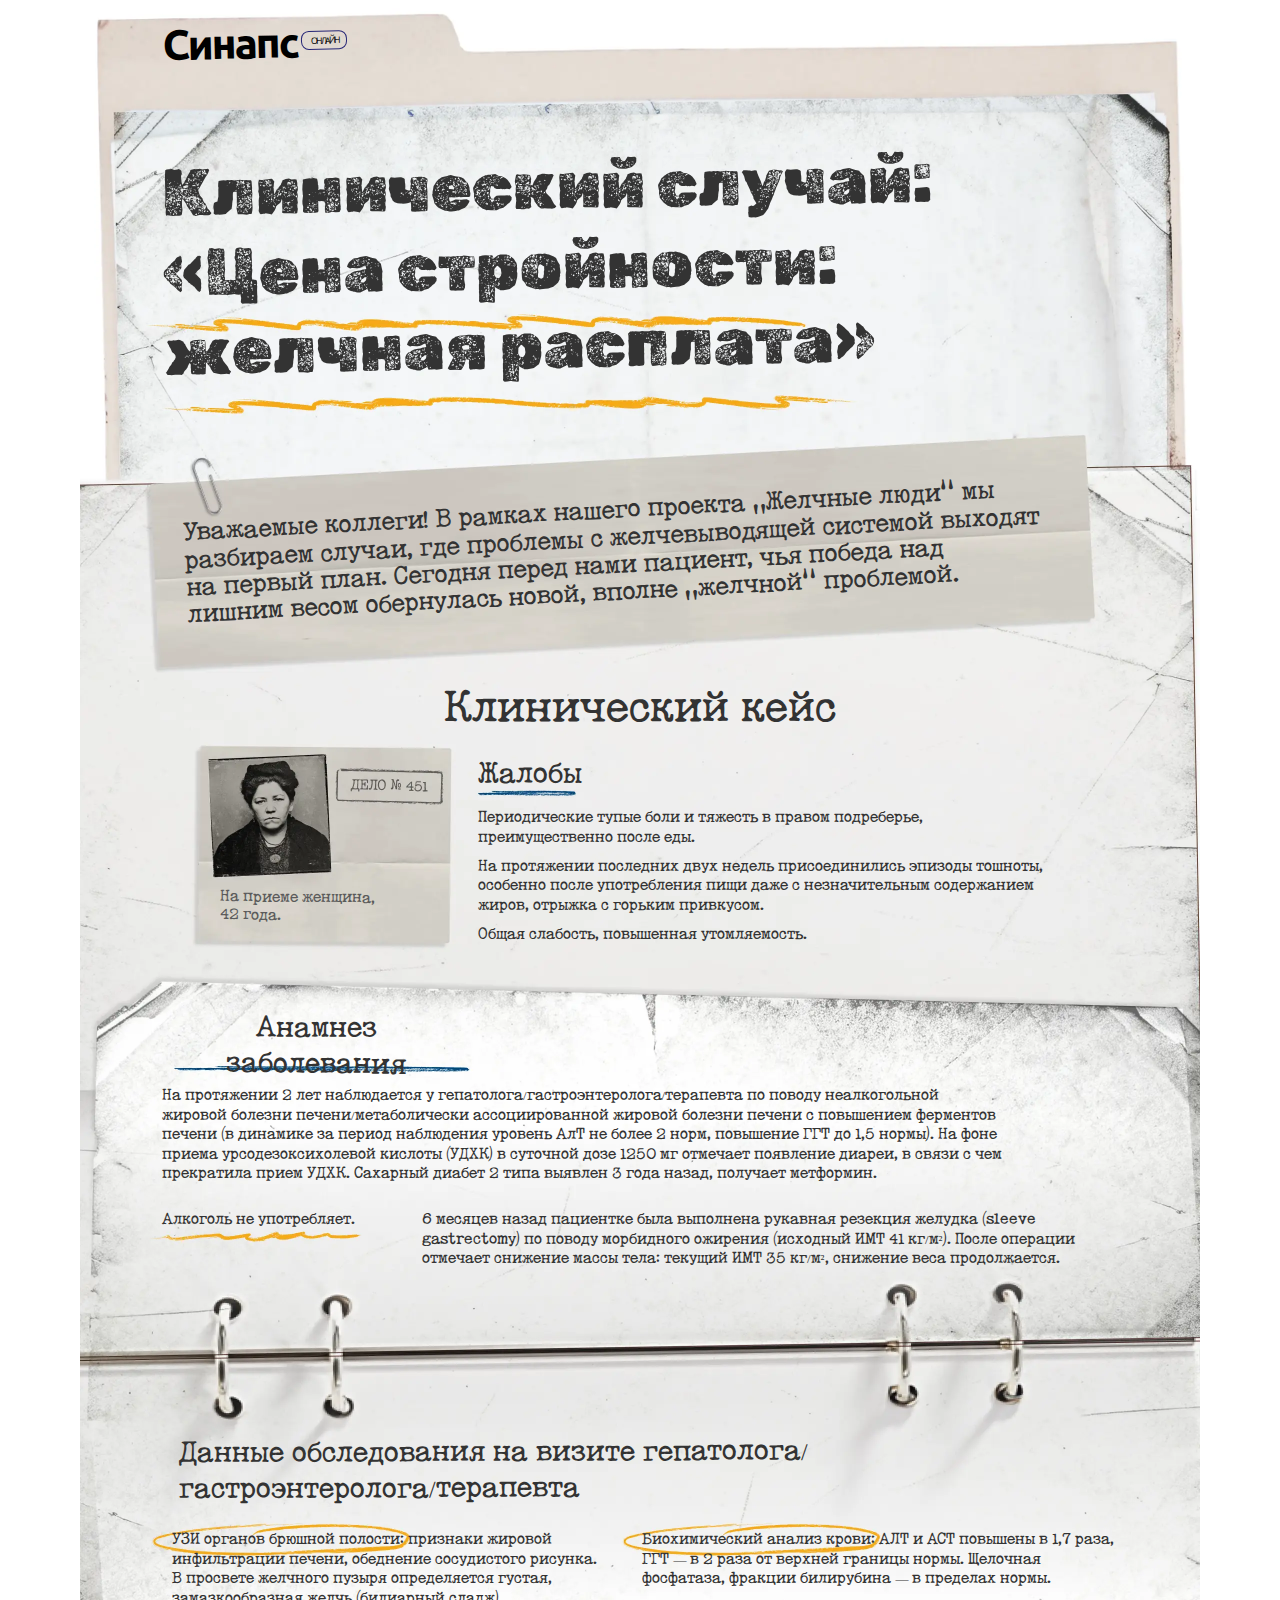
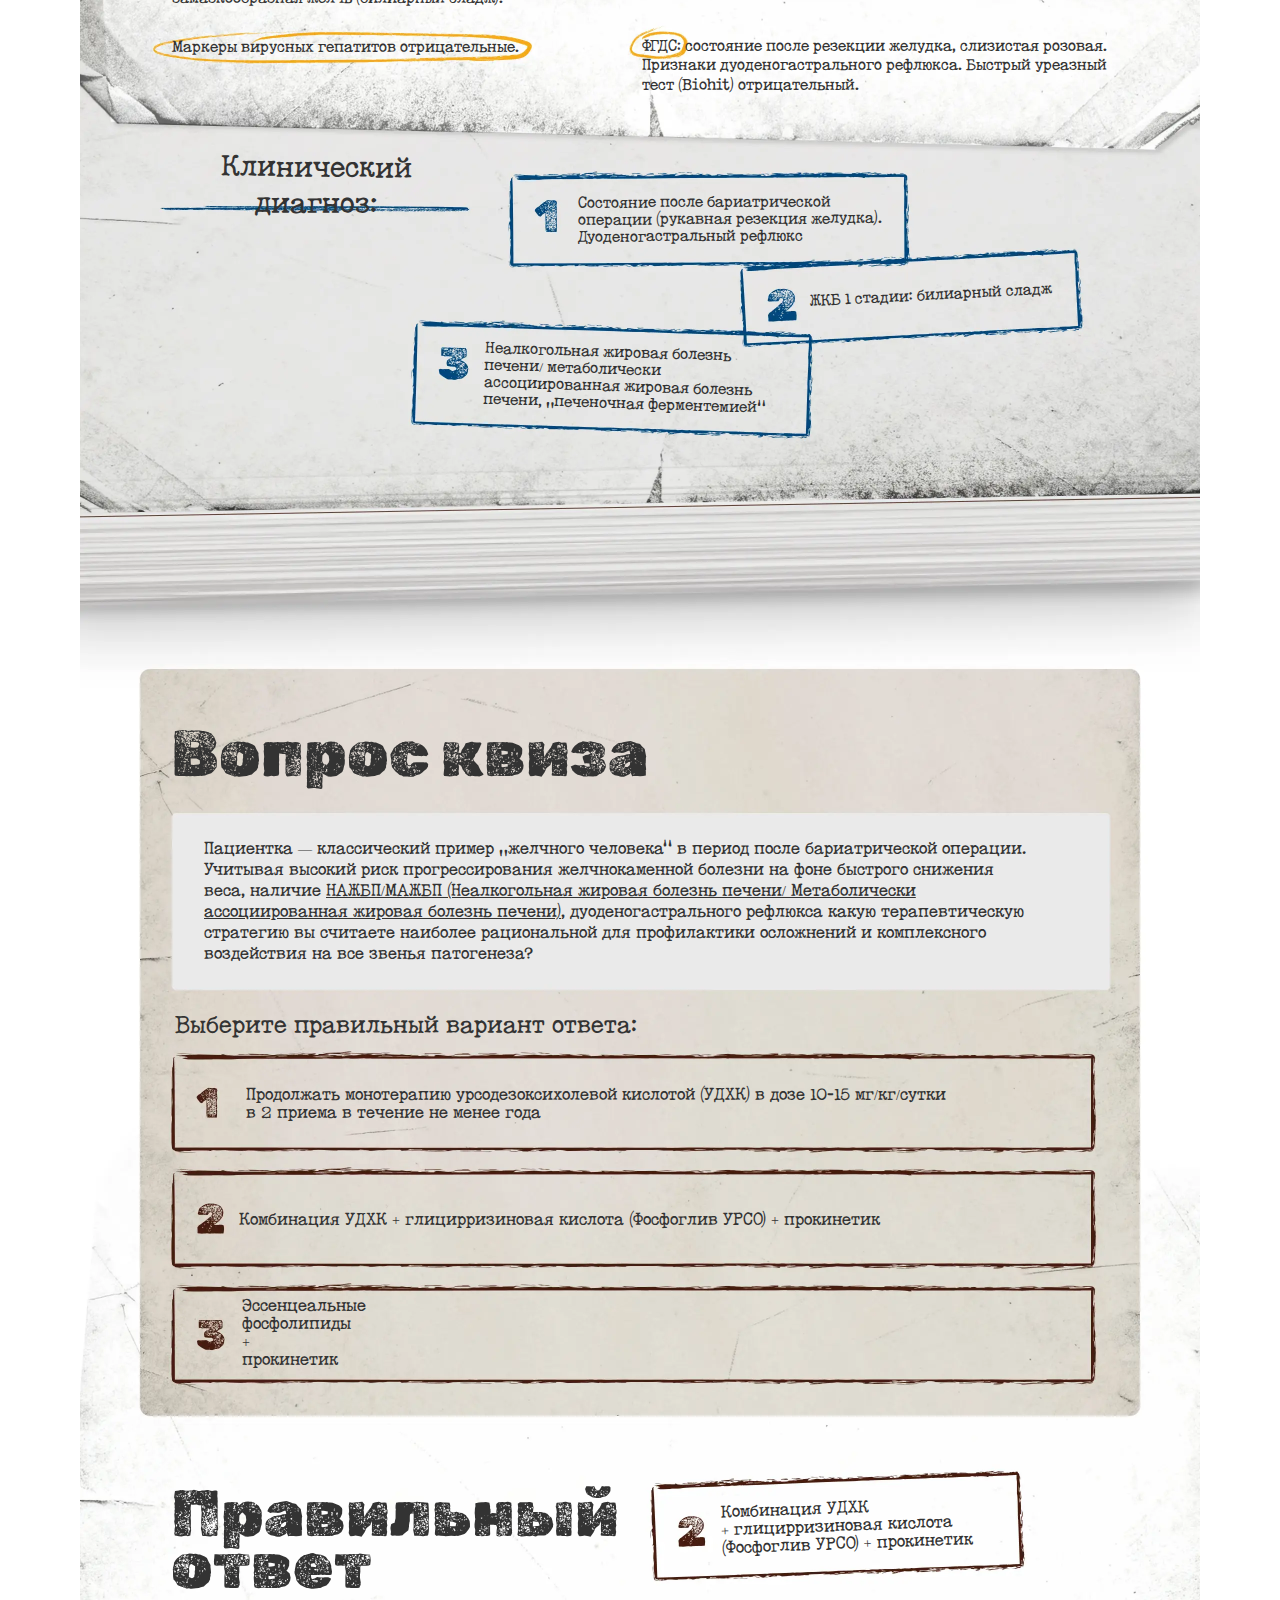
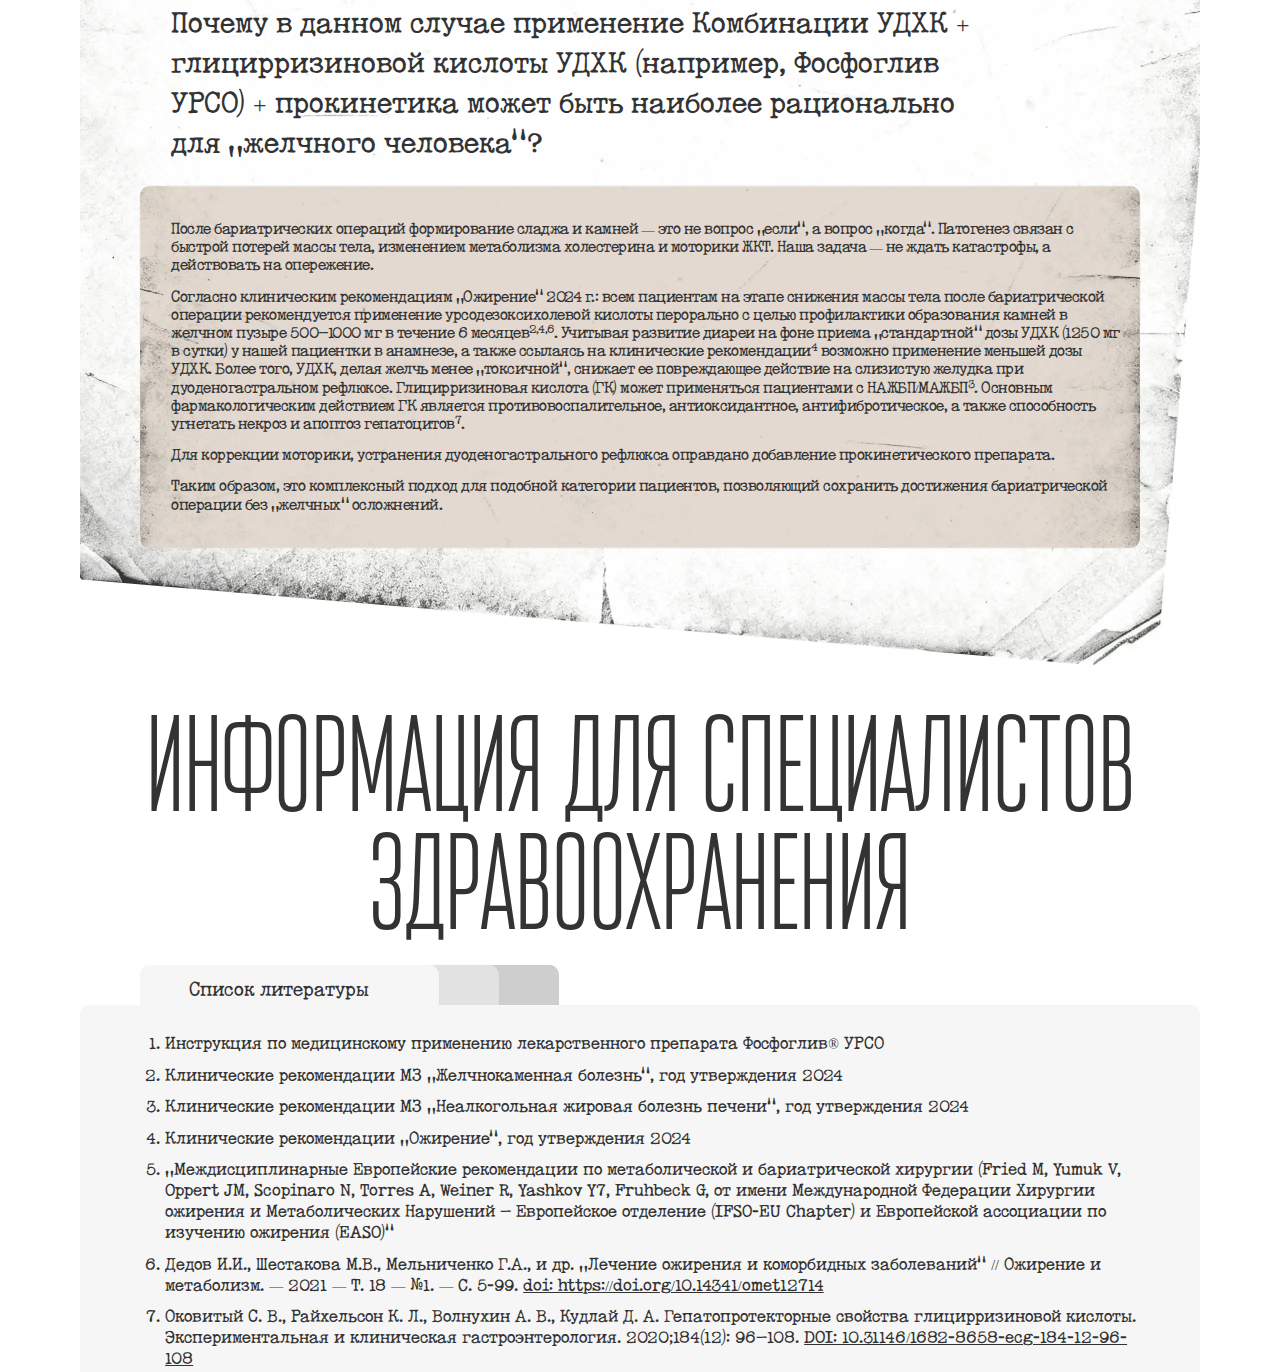
<file: cases/case-2.html>
<!doctype html>
<html lang="ru">

<head>
  <meta charset="utf-8" />
  <meta name="viewport" content="width=device-width, initial-scale=1" />
  <title>Кейс 2 — Synapse</title>
  <link rel="stylesheet" href="../assets/css/case2.css" />
</head>

<body>
  <!-- Главный холст (все координаты left/top/width/height — относительно canvas). Фон: Infographic-2 -->
  <main class="canvas">

    <div class="c2-text c2-text--logo"><span>Синапс</span><span class="c2-text__badge">Онлайн</span></div>

    <div class="c2-text c2-text--case">Клинический случай:<br>«Цена стройности:<br>желчная расплата»</div>

    <div class="c2-text c2-text--intro">Уважаемые коллеги! В рамках нашего проекта «Желчные люди» мы <br>разбираем случаи, где проблемы с желчевыводящей системой выходят <br>на первый план. Сегодня перед нами пациент, чья победа над <br>лишним весом обернулась новой, вполне «желчной» проблемой.</div>

    <div class="c2-text c2-text--kees">Клинический кейс</div>

    <div class="c2-text c2-text--complaints">Жалобы</div>

    <div class="c2-text c2-text--complaints-body">
      <p>Периодические тупые боли и тяжесть в правом подреберье, <br>преимущественно после еды.</p>
      <p>На протяжении последних двух недель присоединились эпизоды тошноты, <br>особенно после употребления пищи даже с незначительным содержанием <br>жиров, отрыжка с горьким привкусом.</p>
      <p>Общая слабость, повышенная утомляемость.</p>
    </div>

    <div class="c2-text c2-text--reception">На приеме женщина, 42 года.</div>

    <div class="c2-text c2-text--anamnesis">Анамнез заболевания</div>

    <div class="c2-text c2-text--anamnesis-body">На протяжении 2 лет наблюдается у гепатолога/гастроэнтеролога/терапевта по поводу неалкогольной <br>жировой болезни печени/метаболически ассоциированной жировой болезни печени с повышением ферментов <br>печени (в динамике за период наблюдения уровень АлТ не более 2 норм, повышение ГГТ до 1,5 нормы). На фоне <br>приема урсодезоксихолевой кислоты (УДХК) в суточной дозе 1250 мг отмечает появление диареи, в связи с чем <br>прекратила прием УДХК. Сахарный диабет 2 типа выявлен 3 года назад, получает метформин.</div>

    <div class="c2-text c2-text--alcohol">Алкоголь не употребляет.</div>

    <div class="c2-text c2-text--surgery">6 месяцев назад пациентке была выполнена рукавная резекция желудка (sleeve <br>gastrectomy) по поводу морбидного ожирения (исходный ИМТ 41 кг/м²). После операции <br>отмечает снижение массы тела: текущий ИМТ 35 кг/м², снижение веса продолжается.</div>

    <div class="c2-text c2-text--exam">Данные обследования на визите гепатолога/ <br>гастроэнтеролога/терапевта</div>

    <div class="c2-text c2-text--exam-uzi">УЗИ органов брюшной полости: признаки жировой <br>инфильтрации печени, обеднение сосудистого рисунка. <br>В просвете желчного пузыря определяется густая, <br>замазкообразная желчь (билиарный сладж).</div>

    <div class="c2-text c2-text--exam-bio">Биохимический анализ крови: АЛТ и АСТ повышены в 1,7 раза,<br>ГГТ — в 2 раза от верхней границы нормы. Щелочная<br>фосфатаза, фракции билирубина — в пределах нормы.</div>

    <div class="c2-text c2-text--exam-markers">Маркеры вирусных гепатитов отрицательные.</div>

    <div class="c2-text c2-text--exam-fgds">ФГДС: состояние после резекции желудка, слизистая розовая. <br>Признаки дуоденогастрального рефлюкса. Быстрый уреазный <br>тест (Biohit) отрицательный.</div>

    <div class="c2-text c2-text--diagnosis">Клинический диагноз:</div>

    <div class="c2-text c2-text--diagnosis-line">Состояние после бариатрической операции (рукавная резекция желудка). Дуоденогастральный рефлюкс</div>

    <div class="c2-text c2-text--diagnosis-gkb">ЖКБ 1 стадии: билиарный сладж</div>

    <div class="c2-text c2-text--diagnosis-nafb">Неалкогольная жировая болезнь <br>печени/ метаболически <br>ассоциированная жировая болезнь <br>печени, «печеночная ферментемией»</div>

    <div class="c2-text c2-text--quiz-title">Вопрос квиза</div>

    <div class="c2-text c2-text--quiz-question">Пациентка — классический пример «желчного человека» в период после бариатрической операции. <br>Учитывая высокий риск прогрессирования желчнокаменной болезни на фоне быстрого снижения <br>веса, наличие <span class="c2-quiz-underline">НАЖБП/МАЖБП (Неалкогольная жировая болезнь печени/ Метаболически <br>ассоциированная жировая болезнь печени)</span>, дуоденогастрального рефлюкса какую терапевтическую <br>стратегию вы считаете наиболее рациональной для профилактики осложнений и комплексного <br>воздействия на все звенья патогенеза?</div>

    <div class="c2-text c2-text--quiz-prompt">Выберите правильный вариант ответа:</div>

    <div class="c2-text c2-text--quiz-opt1">Продолжать монотерапию урсодезоксихолевой кислотой (УДХК) в дозе 10-15 мг/кг/сутки <br>в 2 приема в течение не менее года</div>

    <div class="c2-text c2-text--quiz-opt2">Комбинация УДХК + глицирризиновая кислота (Фосфоглив УРСО) + прокинетик</div>

    <div class="c2-text c2-text--quiz-opt3">Эссенцеальные <br>фосфолипиды <br>+ <br>прокинетик</div>

    <div class="c2-text c2-text--answer-title">Правильный<br>ответ</div>

    <div class="c2-text c2-text--answer-question">Почему в данном случае применение Комбинации УДХК + <br>глицирризиновой кислоты УДХК (например, Фосфоглив <br>УРСО) + прокинетика может быть наиболее рационально <br>для «желчного человека»?</div>

    <div class="c2-text c2-text--answer-line">Комбинация УДХК<br>+ глицирризиновая кислота<br>(Фосфоглив УРСО) + прокинетик</div>

    <div class="c2-text c2-text--answer-body">
      <p>После бариатрических операций формирование сладжа и камней — это не вопрос «если», а вопрос «когда». Патогенез связан с быстрой потерей массы тела, изменением метаболизма холестерина и моторики ЖКТ. Наша задача — не ждать катастрофы, а действовать на опережение.</p>
      <p>Согласно клиническим рекомендациям «Ожирение» 2024 г.: всем пациентам на этапе снижения массы тела после бариатрической операции рекомендуется применение урсодезоксихолевой кислоты перорально с целью профилактики образования камней в желчном пузыре 500–1000 мг в течение 6 месяцев<sup>2,4,6</sup>. Учитывая развитие диареи на фоне приема «стандартной» дозы УДХК (1250 мг в сутки) у нашей пациентки в анамнезе, а также ссылаясь на клинические рекомендации<sup>4</sup> возможно применение меньшей дозы УДХК. Более того, УДХК, делая желчь менее «токсичной», снижает ее повреждающее действие на слизистую желудка при дуоденогастральном рефлюксе. Глицирризиновая кислота (ГК) может применяться пациентами с НАЖБП/МАЖБП<sup>3</sup>. Основным фармакологическим действием ГК является противовоспалительное, антиоксидантное, антифибротическое, а также способность угнетать некроз и апоптоз гепатоцитов<sup>7</sup>.</p>
      <p>Для коррекции моторики, устранения дуоденогастрального рефлюкса оправдано добавление прокинетического препарата.</p>
      <p>Таким образом, это комплексный подход для подобной категории пациентов, позволяющий сохранить достижения бариатрической операции без «желчных» осложнений.</p>
    </div>

    <div class="c2-text c2-text--info-title">Информация для специалистов здравоохранения</div>

    <div class="c2-text c2-text--ref-heading">Список литературы</div>

    <div class="c2-text c2-text--ref-list">
      <ol>
        <li>Инструкция по медицинскому применению лекарственного препарата Фосфоглив® УРСО</li>
        <li>Клинические рекомендации МЗ «Желчнокаменная болезнь», год утверждения 2024</li>
        <li>Клинические рекомендации МЗ «Неалкогольная жировая болезнь печени», год утверждения 2024</li>
        <li>Клинические рекомендации «Ожирение», год утверждения 2024</li>
        <li>«Междисциплинарные Европейские рекомендации по метаболической и бариатрической хирургии (Fried M, Yumuk V, Oppert JM, Scopinaro N, Torres A, Weiner R, Yashkov Y7, Frühbeck G, от имени Международной Федерации Хирургии ожирения и Метаболических Нарушений – Европейское отделение (IFSO-EU Chapter) и Европейской ассоциации по изучению ожирения (EASO)»</li>
        <li>Дедов И.И., Шестакова М.В., Мельниченко Г.А., и др. «Лечение ожирения и коморбидных заболеваний» // Ожирение и метаболизм. — 2021 — Т. 18 — №1. — C. 5-99. <span class="c2-ref-link">doi: https://doi.org/10.14341/omet12714</span></li>
        <li>Оковитый С. В., Райхельсон К. Л., Волнухин А. В., Кудлай Д. А. Гепатопротекторные свойства глицирризиновой кислоты. Экспериментальная и клиническая гастроэнтерология. 2020;184(12): 96–108. <span class="c2-ref-link">DOI: 10.31146/1682-8658-ecg-184-12-96-108</span></li>
      </ol>
    </div>

    <!-- Кнопки-хотспоты: <a href="#" class="hotspot" style="left: Xpx; top: Ypx; width: Wpx; height: Hpx;"></a> -->

  </main>
</body>

</html>
</file>
<file: assets/css/styles.css>
/* --- ШРИФТЫ --- */
@font-face {
  font-family: "Old Soviet";
  src: url("../fonts/Old-Soviet.otf") format("opentype");
  font-weight: 400;
  font-display: swap;
}

@font-face {
  font-family: "Rubik Dirt";
  src: url("../fonts/RubikDirt-Regular.ttf") format("truetype");
  font-weight: 400;
  font-display: swap;
}

@font-face {
  font-family: "Ubuntu";
  src: url("../fonts/Ubuntu-Regular.ttf") format("truetype");
  font-weight: 400;
  font-display: swap;
}

@font-face {
  font-family: "Ubuntu";
  src: url("../fonts/Ubuntu-Bold.ttf") format("truetype");
  font-weight: 700;
  font-display: swap;
}

@font-face {
  font-family: "Open Sans";
  src: url("../fonts/OpenSans.ttf") format("truetype");
  font-weight: 400;
  font-display: swap;
}

@font-face {
  font-family: "HelveticaNeueCyr";
  src: url("../fonts/helveticaneuecyr_ultralight.otf") format("opentype");
  font-weight: 300;
  font-display: swap;
}

@font-face {
  font-family: "HelveticaNeueCyr";
  src: url("../fonts/helveticaneuecyr_roman.otf") format("opentype");
  font-weight: 400;
  font-display: swap;
}

@font-face {
  font-family: "HelveticaNeueCyrThin";
  src: url("../fonts/helveticaneuecyr_thin.otf") format("opentype");
  font-weight: 300;
  font-display: swap;
}

@font-face {
  font-family: "Attentica 4F";
  src: url("../fonts/Attentica 4F UltraLight.ttf") format("truetype");
  font-weight: 250;
  font-display: swap;
}

/* --- СБРОС --- */
* {
  box-sizing: border-box;
  margin: 0;
  padding: 0;
}

body {
  background: #ffffff;
  display: flex;
  justify-content: center;
  min-height: 100vh;
}

img {
  display: block;
  max-width: 100%;
  pointer-events: none;
  user-select: none;
}

h1,
h2,
h3,
h4,
p,
span {
  cursor: default;
}

/* --- CSS ПЕРЕМЕННЫЕ ДЛЯ ПОЗИЦИЙ И РАЗМЕРОВ --- */
:root {
  /* Canvas (высота без закомментированного футера: 4868 − 460 = 4408) */
  --canvas-width: 1280px;
  --canvas-height: 4408px;
  
  /* Background */
  --book-bg-width: 1281px;
  --book-bg-height: 2485px;
  --book-bg-left: 0;
  --book-bg-top: 0;
  
  /* Logo */
  --logo-width: 200px;
  --logo-left: 140px;
  --logo-top: 69px;
  
  /* Header Button */
  --header-btn-width: 260.8px;
  --header-btn-height: 70.02px;
  --header-btn-left: 879px;
  --header-btn-top: 69px;
  
  /* Hero */
  --hero-header-width: 829px;
  --hero-header-left: 226px;
  --hero-header-top: 186px;
  
  /* Group 1 (Раздражительные) — контейнер с абсолютным left/top */
  --group-1-left: 142px;
  --group-1-top: 361px;
  --group-1-tag-left: 142px;
  --group-1-tag-top: 363px;
  --group-1-tag-width: 129px;
  --p1-width: 137px;
  --p1-left: 145px;
  --p1-top: 393px;
  --p2-width: 125px;
  --p2-left: 267px;
  --p2-top: 402px;
  --p3-width: 118px;
  --p3-left: 348px;
  --p3-top: 361px;
  
  /* Group 2 */
  --group-2-tag-left: 550px;
  --group-2-tag-top: 559px;
  --group-2-tag-width: 98px;
  --p4-width: 101px;
  --p4-left: 500px;
  --p4-top: 405px;
  --p5-width: 160px;
  --p5-left: 561px;
  --p5-top: 385px;
  --p6-width: 101px;
  --p6-left: 669px;
  --p6-top: 482px;
  
  /* Group 3 */
  --group-3-tag-left: 937px;
  --group-3-tag-top: 510px;
  --group-3-tag-width: 182px;
  --p7-width: 109px;
  --p7-left: 794px;
  --p7-top: 406px;
  --p8-width: 148px;
  --p8-left: 877px;
  --p8-top: 350px;
  --p9-width: 113px;
  --p9-left: 1021px;
  --p9-top: 374px;
  
  /* Intro */
  --intro-question-width: 485px;
  --intro-question-left: 140px;
  --intro-question-top: 652px;
  --intro-answer-width: 483px;
  --intro-answer-left: 655px;
  --intro-answer-top: 652px;
  
  /* Casefile Card */
  --casefile-card-width: 351px;
  --casefile-card-height: 232px;
  --casefile-card-left: 163px;
  --casefile-card-top: 1024px;
  --casefile-photo-width: 152px;
  --casefile-photo-height: 115px;
  --casefile-photo-left: 14px;
  --casefile-photo-top: 12px;
  --casefile-label-width: 106px;
  --casefile-label-left: 180px;
  --casefile-label-top: 15px;
  --casefile-meta-width: 130px;
  --casefile-meta-left: 180px;
  --casefile-meta-top: 60px;
  --casefile-text-width: 310px;
  --casefile-text-left: 20px;
  --casefile-text-top: 135px;
  
  /* Casefile Manifest */
  --casefile-manifest-width: 571px;
  --casefile-manifest-left: 569px;
  --casefile-manifest-top: 1061px;
  /* Овал под правым текстом дела 451 */
  --casefile-circle-width: 153px;
  --casefile-circle-height: 38px;
  --casefile-circle-left: 568px;
  --casefile-circle-top: 1087px;
  
  /* Question Cards */
  --question-card-width: 312px;
  --question-card-height: 250px;
  --question-card-top: 1332px;
  --q1-left: 140px;
  --q2-left: 483px;
  --q3-left: 825px;
  --patient-img-width: 104px;
  --patient-img-top: 0;
  --q1-patient-img-left: 104px;
  --q1-patient-img-height: 119px;
  --q2-patient-img-left: 104px;
  --q2-patient-img-height: 120px;
  --q3-patient-img-left: 104px;
  --q3-patient-img-height: 119px;
  --question-photo-width: 312px;
  --question-photo-height: 148px;
  --question-photo-left: 0;
  --question-photo-top: 60px;
  --question-card-p-top: 131px;
  --question-card-p-left: 26px;
  --question-card-p-width: 260px;
  
  /* Quote */
  --quote-width: 887px;
  --quote-left: 197px;
  --quote-top: 1618px;
  
  /* Author */
  --author-photo-width: 434px;
  --author-photo-height: 451px;
  --author-photo-left: 205px;
  --author-photo-top: 1930px;
  --author-clip-width: 41px;
  --author-clip-height: 69px;
  --author-clip-left: 441px;
  --author-clip-top: 2343px;
  --author-info-left: 742px;
  --author-info-top: 2200px;
  --author-info-width: 264px;
  --author-label-width: 185px;
  --author-label-height: 34px;
  --author-label-left: 790px;
  --author-label-top: 2017px;
  --author-text-min-width: 264px;
  --author-text-height: 116px;
  --author-text-left: 743px;
  --author-text-top: 2200px;
  
  /* Cases Container */
  --cases-container-width: 1000px;
  --cases-container-height: 852px;
  --cases-container-left: 140px;
  --cases-container-top: 2512px;
  --case-item-width: 1000px;
  --case-item-left: 0;
  --case-tab-width: 329px;
  --case-tab-height: 70px;
  --case-tab-left: 671px;
  --case-tab-top: 0;
  --case-body-width: 1000px;
  --case-body-top: 45px;
  --case-1-top: 0;
  --case-1-height: 578px;
  --case-2-top: 200px;
  --case-2-height: 578px;
  --case-3-top: 400px;
  --case-3-height: 452px;
  --case-4-top: 600px;
  --case-4-height: 252px;
  --case-item-h4-top: 85px;
  --case-item-h4-left: 40px;
  --case-item-h4-width: 596px;
  --case-line-left: 40px;
  --case-line-width: 602px;
  --case-line-height: 1px;
  --line-1-top: 125px;
  --line-2-top: 167px;
  --btn-case-left: 741px;
  --btn-case-top: 103px;
  --btn-case-width: 227px;
  --btn-case-height: 52px;
  --case-link-top: 0;
  --case-link-left: 0;
  --case-link-width: 100%;
  --case-link-height: 100%;
  
  /* Product Block */
  --product-block-width: 1000px;
  --product-block-height: 271px;
  --product-block-left: 140px;
  --product-block-top: 3414px;
  --btn-product-width: 325px;
  --btn-product-height: 52px;
  
  /* Lead Block */
  --lead-block-width: 1000px;
  --lead-block-height: 601px;
  --lead-block-top: 3735px;
  --lead-block-left: 140px;
  --lead-block-h2-width: 427px;
  --lead-block-h2-height: 192px;
  --lead-block-h2-left: 32px;
  --lead-block-h2-top: 45px;
  --lead-info-group-width: 416px;
  --lead-info-group-height: 159px;
  --lead-info-group-left: 32px;
  --lead-info-group-top: 321px;
  --lead-avatar-width: 80px;
  --lead-avatar-height: 80px;
  --lead-caption-width: 354px;
  --lead-form-width: 457px;
  --lead-form-left: 515px;
  --lead-form-top: 32px;
  --lead-consent-width: 420px;
  --lead-consent-left: 515px;
  --lead-consent-top: 381px;
  --btn-lead-width: 272px;
  --btn-lead-height: 52px;
  --btn-lead-left: 515px;
  --btn-lead-top: 517px;
  
  /* Footer */
  --site-footer-width: 1000px;
  --site-footer-height: 460px;
  --site-footer-left: 140px;
  --site-footer-top: 4408px;
  --footer-disclaimer-width: 1000px;
  --footer-disclaimer-height: 236px;
  --footer-disclaimer-top: 0;
  --footer-disclaimer-left: 0;
  --footer-main-wrap-width: 1000px;
  --footer-main-wrap-height: 212px;
  --footer-main-wrap-top: 248px;
  --footer-main-wrap-left: 0;
  --footer-tab-width: 299px;
  --footer-tab-height: 79px;
  --footer-tab-top: 0;
  --tab-info-left: 32px;
  --tab-list-left: 309px;
  --footer-content-width: 1000px;
  --footer-content-height: 173px;
  --footer-content-left: 0;
  --footer-content-top: 39px;
}

/* --- ХОЛСТ (CANVAS) --- */
.canvas {
  position: relative;
  width: var(--canvas-width);
  height: var(--canvas-height);
  /* Высота из Фигмы */
  background: #FFFFFF;
  overflow: hidden;
  flex-shrink: 0;
}

/* Все элементы на холсте абсолютные */
.canvas>* {
  position: absolute;
}

/* Система текстовых блоков главной (аналогично c1-text в cases) */
.site-text {
  box-sizing: border-box;
  margin: 0;
}

/* --- ФОН --- */
.book-bg {
  width: var(--book-bg-width);
  height: var(--book-bg-height);
  left: var(--book-bg-left);
  top: var(--book-bg-top);
  z-index: 0;
}

/* --- СЛОИ И КЛИКАБЕЛЬНОСТЬ --- */
/* Текст и кнопки выше фона */
h1,
h2,
h3,
h4,
p,
span,
.btn,
a,
input,
label,
form,
.casefile-card {
  z-index: 10;
  pointer-events: auto;
}

/* --- ШАПКА --- */
.logo {
  width: var(--logo-width);
  left: var(--logo-left);
  top: var(--logo-top);
  display: flex;
  align-items: center;
  gap: 5px;
}

.logo-title {
  font-family: "Ubuntu";
  font-weight: 700;
  font-size: 46px;
  letter-spacing: -2px;
}

.logo-badge {
  font-family: "Open Sans";
  font-size: 9px;
  border: 1px solid #252575;
  padding: 4px 8px;
  border-radius: 8px;
  text-transform: uppercase;
}

.header-btn {
  width: var(--header-btn-width);
  height: var(--header-btn-height);
  left: var(--header-btn-left);
  top: var(--header-btn-top);
  padding: 0;
  border: none;
  border-radius: 0;
  background: transparent;
  color: inherit;
  display: block;
  cursor: pointer;
  outline: none !important;
  box-shadow: none !important;
}

.header-btn:focus {
  outline: none !important;
  box-shadow: none !important;
}

.header-btn img {
  display: block;
  width: 100%;
  height: auto;
}

/* Ссылки-кнопки (ведут на форму сбора ПД с памяткой) — без подчёркивания и обводки фокуса (важно для продакшена при глобальных стилях) */
a.header-btn,
a.btn-case,
a.btn-product {
  text-decoration: none !important;
  color: inherit;
  outline: none !important;
  box-shadow: none !important;
}
a.header-btn:hover,
a.header-btn:focus,
a.header-btn:visited,
a.header-btn:active,
a.btn-case:hover,
a.btn-case:focus,
a.btn-case:visited,
a.btn-case:active,
a.btn-product:hover,
a.btn-product:focus,
a.btn-product:visited,
a.btn-product:active {
  text-decoration: none !important;
  outline: none !important;
  box-shadow: none !important;
}

/* --- HERO (ЗАГОЛОВОК) --- */
.hero-header {
  width: var(--hero-header-width);
  left: var(--hero-header-left);
  top: var(--hero-header-top);
  text-align: center;
}

.hero-header h1 {
  font-family: "Rubik Dirt";
  font-size: 80px;
  line-height: 0.8;
  margin-bottom: 20px;
  color: #333;
}

.hero-header p {
  font-family: "Old Soviet";
  font-size: 24px;
  color: #333;
}

.hero-desc__second-line {
  display: block;
  padding-left: 1.5em;
}

/* --- ГРУППЫ КАРТИНОК --- */
/* Теги */
.tag {
  position: absolute;
  border: none;
  background: transparent;
  color: #5B5B5B;
  font-size: 12px;
  text-align: center;
  font-family: "Old Soviet";
  z-index: 15;
  width: 100%;
}

.hero-group {
  display: contents;
}

/* Группа 1 (Раздражительные) — абсолютный left/top у контейнера */
.group-1 {
  position: absolute;
  left: var(--group-1-left);
  top: var(--group-1-top);
  display: block;
  z-index: 10;
}

.group-1 .tag {
  left: calc(var(--group-1-tag-left) - var(--group-1-left));
  top: calc(var(--group-1-tag-top) - var(--group-1-top));
  width: var(--group-1-tag-width);
}

.group-1 .p1 {
  left: calc(var(--p1-left) - var(--group-1-left));
  top: calc(var(--p1-top) - var(--group-1-top));
}

.group-1 .p2 {
  left: calc(var(--p2-left) - var(--group-1-left));
  top: calc(var(--p2-top) - var(--group-1-top));
}

.group-1 .p3 {
  left: calc(var(--p3-left) - var(--group-1-left));
  top: calc(var(--p3-top) - var(--group-1-top));
}

/* Фото 1–3: отключаем max-width: 100%, иначе в контейнере без ширины они сжимаются в точки */
.group-1 .p1,
.group-1 .p2,
.group-1 .p3 {
  max-width: none;
}

.p1 {
  position: absolute;
  width: var(--p1-width);
  left: var(--p1-left);
  top: var(--p1-top);
  transform: rotate(-1.67deg);
  border: 2px solid #333;
  border-radius: 2px;
  box-shadow: -4px 4px 2.8px rgba(0, 0, 0, 0.13);
}

.p2 {
  position: absolute;
  width: var(--p2-width);
  left: var(--p2-left);
  top: var(--p2-top);
  transform: rotate(1.12deg);
  border: 2px solid #333;
  border-radius: 2px;
  box-shadow: -4px 4px 2.8px rgba(0, 0, 0, 0.13);
}

.p3 {
  position: absolute;
  width: var(--p3-width);
  left: var(--p3-left);
  top: var(--p3-top);
  transform: rotate(-5.56deg);
  border: 2px solid #333;
  border-radius: 2px;
  box-shadow: -4px 4px 2.8px rgba(0, 0, 0, 0.13);
}

/* Группа 2 (Вспыльчивые) - left 500px, top 385px (база) */
.group-2 .tag {
  left: var(--group-2-tag-left);
  top: var(--group-2-tag-top);
  width: var(--group-2-tag-width);
}

.p4 {
  position: absolute;
  width: var(--p4-width);
  left: var(--p4-left);
  top: var(--p4-top);
  transform: rotate(0.8deg);
  border: 2px solid #333;
  border-radius: 2px;
  box-shadow: -4px 4px 2.8px rgba(0, 0, 0, 0.13);
}

.p5 {
  position: absolute;
  width: var(--p5-width);
  left: var(--p5-left);
  top: var(--p5-top);
  transform: rotate(2.95deg);
  border: 2px solid #333;
  border-radius: 2px;
  box-shadow: -4px 4px 2.8px rgba(0, 0, 0, 0.13);
}

.p6 {
  position: absolute;
  width: var(--p6-width);
  left: var(--p6-left);
  top: var(--p6-top);
  transform: rotate(1.1deg);
  border: 2px solid #333;
  border-radius: 2px;
  box-shadow: -4px 4px 2.8px rgba(0, 0, 0, 0.13);
}

/* Группа 3 («С вечным недовольством») — по левому краю, не по центру */
.group-3 .tag {
  left: var(--group-3-tag-left);
  top: var(--group-3-tag-top);
  width: var(--group-3-tag-width);
  text-align: left;
}

.p7 {
  position: absolute;
  width: var(--p7-width);
  left: var(--p7-left);
  top: var(--p7-top);
  transform: rotate(-1.67deg);
  border: 2px solid #333;
  border-radius: 2px;
  box-shadow: -4px 4px 2.8px rgba(0, 0, 0, 0.13);
}

.p8 {
  position: absolute;
  width: var(--p8-width);
  left: var(--p8-left);
  top: var(--p8-top);
  transform: rotate(1.23deg);
  border: 2px solid #333;
  border-radius: 2px;
  box-shadow: -4px 4px 2.8px rgba(0, 0, 0, 0.13);
}

.p9 {
  position: absolute;
  width: var(--p9-width);
  left: var(--p9-left);
  top: var(--p9-top);
  transform: rotate(-1.71deg);
  border: 2px solid #333;
  border-radius: 2px;
  box-shadow: -4px 4px 2.8px rgba(0, 0, 0, 0.13);
}

/* --- INTRO --- */
.intro-question {
  width: var(--intro-question-width);
  left: var(--intro-question-left);
  top: var(--intro-question-top);
}

.intro-question h2 {
  font-family: "Old Soviet";
  font-size: 24px;
  line-height: 1.4;
  color: #333;
}

.intro-answer {
  width: var(--intro-answer-width);
  left: var(--intro-answer-left);
  top: var(--intro-answer-top);
}

.intro-answer p {
  font-family: "Old Soviet";
  font-size: 16px;
  line-height: 1.5;
  color: #333;
}

/* --- CASEFILE CARD --- */
.casefile-card {
  display: none; /* Блок «Дело №451» скрыт */
  width: var(--casefile-card-width);
  height: var(--casefile-card-height);
  left: var(--casefile-card-left);
  top: var(--casefile-card-top);
  background: url('../img/bg451.png');
  transform: rotate(0.54deg);
}

.casefile-card>* {
  position: absolute;
}

/* Все внутри карточки */
.casefile-photo {
  width: var(--casefile-photo-width);
  height: var(--casefile-photo-height);
  left: var(--casefile-photo-left);
  top: var(--casefile-photo-top);
  transform: rotate(-3deg);
  border: 2px solid #333;
  object-fit: cover;
  object-position: top;
}

.casefile-label {
  width: var(--casefile-label-width);
  left: var(--casefile-label-left);
  top: var(--casefile-label-top);
  text-align: center;
  font-size: 12px;
  font-weight: bold;
  color: #5b5b5b;
}

.casefile-meta {
  width: var(--casefile-meta-width);
  left: var(--casefile-meta-left);
  top: var(--casefile-meta-top);
  font-size: 10px;
  color: #5b5b5b;
  font-family: "Old Soviet";
}

.casefile-text {
  width: var(--casefile-text-width);
  left: var(--casefile-text-left);
  top: var(--casefile-text-top);
  font-family: "Old Soviet", serif;
  font-weight: 400;
  font-size: 9px;
  line-height: 140%;
  letter-spacing: 0;
  color: #5b5b5b;
  text-align: left;
}

/* --- MANIFEST (СПРАВА) --- */
.casefile-manifest {
  width: var(--casefile-manifest-width);
  left: var(--casefile-manifest-left);
  top: var(--casefile-manifest-top);
  z-index: 5;
}

.casefile-manifest p {
  font-family: "Old Soviet";
  color: #333;
  margin-bottom: 20px;
  position: relative;
}

.big-text {
  font-size: 24px;
}

.small-text {
  font-size: 16px;
}

/* Овал под правым текстом дела 451 (153×38): ниже текста манифеста, выше фона */
.casefile-circle {
  position: absolute;
  width: var(--casefile-circle-width);
  height: var(--casefile-circle-height);
  left: var(--casefile-circle-left);
  top: var(--casefile-circle-top);
  display: block;
  z-index: 1;
}

/* --- ВОПРОСЫ --- */
/* Контейнер карточки (привязан к верхней точке — 1332px) */
/* Контейнер карточки */
.question-card {
  position: absolute;
  width: var(--question-card-width);
  height: var(--question-card-height);
  top: var(--question-card-top);
  z-index: 10;
}

.q1 {
  left: var(--q1-left);
}

.q2 {
  left: var(--q2-left);
}

.q3 {
  left: var(--q3-left);
}

/* ФОТО ПАЦИЕНТА (Твои координаты и правила обрезки) */
.patient-img {
  position: absolute;
  width: var(--patient-img-width);
  top: var(--patient-img-top);

  /* МАГИЯ ОБРЕЗКИ: */
  object-fit: cover;
  /* Заполняет блок, сохраняя пропорции */
  object-position: top center;
  /* Фиксирует верх, центрует лево/право, режет низ */

  border-radius: 2px;
  z-index: 5;
}

/* Точные размеры и отступы внутри карточек */
.q1 .patient-img {
  left: var(--q1-patient-img-left);
  height: var(--q1-patient-img-height);
}

.q2 .patient-img {
  left: var(--q2-patient-img-left);
  height: var(--q2-patient-img-height);
}

.q3 .patient-img {
  left: var(--q3-patient-img-left);
  height: var(--q3-patient-img-height);
}

/* ФОН КАРТОЧКИ (убрали — без фона) */
.question-photo {
  display: none;
  position: absolute;
  width: var(--question-photo-width);
  height: var(--question-photo-height);
  left: var(--question-photo-left);
  top: var(--question-photo-top);
  transform: scaleX(-1);
  border-radius: 2px;
  z-index: 1;
}

/* ТЕКСТ ВОПРОСА */
.question-card p {
  position: absolute;
  top: var(--question-card-p-top);
  /* (1463 - 1332) */
  left: var(--question-card-p-left);
  width: var(--question-card-p-width);
  text-align: center;
  font-family: "Old Soviet";
  font-size: 13px;
  line-height: 1.5;
  color: #333;
  z-index: 10;
  margin: 0;
}

/* --- QUOTE --- */
.quote {
  width: var(--quote-width);
  left: var(--quote-left);
  top: var(--quote-top);
  text-align: center;
  font-size: 24px;
  line-height: 1.4;
  font-family: "Old Soviet";
}

/* --- AUTHOR --- */
.author-photo {
  width: var(--author-photo-width);
  height: var(--author-photo-height);
  left: var(--author-photo-left);
  top: var(--author-photo-top);
  transform: rotate(2.6deg);
  object-fit: contain;
  position: absolute;
}

.author-clip {
  position: absolute;
  width: var(--author-clip-width);
  height: var(--author-clip-height);
  left: var(--author-clip-left);
  top: var(--author-clip-top);
  transform: rotate(1.04deg);
  z-index: 20;
}

.author-info {
  position: absolute;
  left: var(--author-info-left);
  top: var(--author-info-top);
  width: var(--author-info-width);
  transform: rotate(-0.5deg);
}

.author-info h3 {
  color: #f6aa16;
  font-size: 20px;
  font-family: "Old Soviet";
}

.author-info h4 {
  color: #00477C;
  font-size: 24px;
  margin: 5px 0;
  font-family: "Old Soviet";
}

.author-info p {
  font-size: 16px;
  margin: 0;
  font-family: "Old Soviet";
}

/* --- Надпись "Автор кейсов" --- */
.author-label {
  position: absolute;
  /* Размеры */
  width: var(--author-label-width);
  height: var(--author-label-height);

  /* Координаты */
  left: var(--author-label-left);
  /* 790.03px */
  top: var(--author-label-top);
  /* 2016.79px */

  /* Поворот */
  transform: rotate(1.28deg);

  /* Стили текста */
  font-family: "Old Soviet";
  font-size: 24px;
  text-align: center;
  white-space: nowrap;
  z-index: 10;

  /* Чтобы овал рисовался корректно внутри */
  display: flex;
  align-items: center;
  justify-content: center;
}

/* --- Блок текста (Имя + Регалии) --- */
.author-text {
  position: absolute;
  /* Размеры */
  min-width: var(--author-text-min-width);
  height: var(--author-text-height);

  /* Координаты */
  left: var(--author-text-left);
  /* 742.63px */
  top: var(--author-text-top);
  /* 2200.07px */

  /* Поворот */
  transform: rotate(-0.47deg);

  /* Flexbox настройки из Фигмы */
  display: flex;
  flex-direction: column;
  align-items: flex-start;
  gap: 6px;
  /* Твой гэп */

  z-index: 10;
}

/* Стили внутри текстового блока */
.author-text h4 {
  font-family: "Old Soviet", serif;
  font-weight: 400;
  font-style: normal;
  font-size: 24px;
  line-height: 130%;
  /* 1.3 */
  letter-spacing: 0;

  /* Цвет (оставляем синий, как был в дизайне) */
  color: #00477C;
  margin: 0;
}

/* Регалии: Кандидат... Гастроэнтеролог... */
.author-text p {
  font-family: "Old Soviet", serif;
  font-weight: 400;
  font-style: normal;
  font-size: 16px;
  line-height: 150%;
  /* 1.5 */
  letter-spacing: 0;

  /* Цвет (обычный темный) */
  color: #333333;
  margin: 0;
}

/* =========================================
   КЕЙСЫ - ДИЗАЙН ПАПОК (SEAMLESS FIX)
   ========================================= */

.cases-container {
  position: absolute;
  width: var(--cases-container-width);
  height: var(--cases-container-height);
  left: var(--cases-container-left);
  top: var(--cases-container-top);
}

/* Общая обертка кейса */
.case-item {
  position: absolute;
  width: var(--case-item-width);
  left: var(--case-item-left);
  overflow: visible;
}

/* --- УШКО ПАПКИ (TAB) --- */
.case-tab {
  position: absolute;
  width: var(--case-tab-width);
  /* Делаем его чуть выше, чтобы оно глубоко заходило под тело */
  height: var(--case-tab-height);
  left: var(--case-tab-left);
  top: var(--case-tab-top);

  /* Скос слева */
  clip-path: polygon(30px 0, 100% 0, 100% 100%, 0% 100%);

  border-radius: 10px 10px 0 0;

  /* ВАЖНО: Ушко отправляем НАЗАД */
  z-index: 1;
}

/* --- ТЕЛО ПАПКИ (BODY) --- */
.case-body {
  position: absolute;
  width: var(--case-body-width);

  /* ВАЖНО: Поднимаем тело выше, чтобы оно перекрыло низ ушка */
  top: var(--case-body-top);
  height: calc(100% - 45px);

  /* Скругление левого угла */
  border-radius: 10px 0 0 0;

  padding: 30px 40px;
  box-sizing: border-box;

  /* ВАЖНО: Тело кладем ПОВЕРХ ушка */
  z-index: 2;
}

/* --- ЦВЕТА И СЛОИ САМИХ ПАПОК --- */

/* 1. Коричневая */
.case-1 {
  top: var(--case-1-top);
  height: var(--case-1-height);
  z-index: 3;
}

.case-1 .case-tab,
.case-1 .case-body {
  background: #471D0F;
}

.case-1 h4,
.case-1 .case-date {
  color: #FFFFFF;
}

/* 2. Бежевая */
.case-2 {
  top: var(--case-2-top);
  height: var(--case-2-height);
  z-index: 3;
}

.case-2 .case-tab,
.case-2 .case-body {
  background: #E8D9C6;
}

.case-2 h4,
.case-2 .case-date {
  color: #333333;
}

.text-dark {
  color: #333333 !important;
}

/* 3. Серая */
.case-3 {
  top: var(--case-3-top);
  height: var(--case-3-height);
  z-index: 3;
}

.case-3 .case-tab,
.case-3 .case-body {
  background: #83969D;
}

.case-3 h4,
.case-3 .case-date {
  color: #FFFFFF;
}

/* 4. Темная */
.case-4 {
  top: var(--case-4-top);
  height: var(--case-4-height);
  z-index: 3;
}

.case-4 .case-tab,
.case-4 .case-body {
  background: #2F2422;
}

.case-4 h4,
.case-4 .case-date {
  color: #FFFFFF;
}


/* --- КОНТЕНТ --- */

/* Дата в ушке */
.case-date {
  display: block;
  padding-top: 15px;
  text-align: center;
  font-family: "Old Soviet";
  font-size: 24px;
  opacity: 0.5;
  padding-left: 20px;
  /* Компенсация скоса */
}

/* Заголовок */
.case-item h4 {
  /* Параметры из твоего запроса */
  font-family: "HelveticaNeueCyrThin", sans-serif;
  font-weight: 300;
  /* Light */
  font-style: normal;
  font-size: 30px;
  line-height: 140%;
  /* Это 42px */
  letter-spacing: 0%;

  /* Позиционирование */
  position: absolute;
  top: var(--case-item-h4-top);
  left: var(--case-item-h4-left);
  width: var(--case-item-h4-width);
  margin: 0;
  z-index: 10;
}

/* --- ЦВЕТА ТЕКСТА --- */

/* 1. Коричневая */
.case-1 h4 {
  color: #FFFFFF;
}

/* 2. Бежевая (#333333) */
.case-2 h4 {
  color: #333333;
}

/* 3. Серая */
.case-3 h4 {
  color: #FFFFFF;
}

/* 4. Темная */
.case-4 h4 {
  color: #FFFFFF;
}


/* --- ЛИНИИ ПОД ТЕКСТОМ --- */
/* Подгоняем линии под line-height 140% (42px) */

.case-line {
  position: absolute;
  left: var(--case-line-left);
  width: var(--case-line-width);
  height: var(--case-line-height);
  background: #FFFFFF;
  opacity: 0.3;
  z-index: 10;
}

/* Первая линия */
/* Текст начинается на 85px. 85 + 42 (высота строки) = 127px. 
   Линия должна быть чуть выше низа строки. 
   Ставим 125px (было 122) */
.line-1 {
  top: var(--line-1-top);
}

/* Вторая линия */
/* 125 + 42 (шаг строки) = 167px (было 162) */
.line-2 {
  top: var(--line-2-top);
}

/* Темные линии для бежевого кейса */
.dark-lines {
  background: #333333;
}

/* Кнопка «Узнать первым» (картинка get-first.png, обводка убрана) */
.btn-case {
  position: absolute;
  left: var(--btn-case-left);
  top: var(--btn-case-top);
  width: var(--btn-case-width);
  height: var(--btn-case-height);
  padding: 0;
  border: none;
  background: transparent;
  cursor: pointer;
  z-index: 10;
  outline: none !important;
  box-shadow: none !important;
}
.btn-case:focus {
  outline: none !important;
  box-shadow: none !important;
}
/* На десктопе две кнопки — каждая в своём кейсе (контейнер 2512, case-3 +400, case-4 +600, кнопка +45) */
.btn-case--1 {
  left: calc(var(--cases-container-left) + var(--btn-case-left));
  top: calc(var(--cases-container-top) + var(--case-3-top) + var(--btn-case-top));
}
.btn-case--2 {
  left: calc(var(--cases-container-left) + var(--btn-case-left));
  top: calc(var(--cases-container-top) + var(--case-4-top) + var(--btn-case-top));
}
.btn-case img {
  display: block;
  width: 100%;
  height: 100%;
  object-fit: contain;
  pointer-events: none;
}

/* Ссылка на всю папку */
.case-link {
  position: absolute;
  top: var(--case-link-top);
  left: var(--case-link-left);
  width: var(--case-link-width);
  height: var(--case-link-height);
  z-index: 20;
}

/* --- PRODUCT --- */
.product-block {
  position: absolute;
  width: var(--product-block-width);
  height: var(--product-block-height);
  left: var(--product-block-left);
  top: var(--product-block-top);

  background: url('../img/reg-bg1.png') no-repeat center center;
  background-size: cover;

  border-radius: 10px;
  text-align: center;
  z-index: 5;
}

.product-block h3 {
  position: relative;
  margin-top: 40px;
  font-size: 32px;
  font-family: "Old Soviet";
  color: #333333;
}

.product-block p {
  position: relative;
  font-size: 16px;
  max-width: 660px;
  margin: 20px auto;
  font-family: "Old Soviet";
  color: #333333;
}

.btn-product {
  position: relative;
  left: auto;
  top: auto;
  margin: 0 auto;
  width: var(--btn-product-width);
  /* Размер из фигмы */
  height: var(--btn-product-height);
  border: transparent;
  background: transparent;
  color: #333333;
  font-family: "Old Soviet";
  font-size: 20px;
  text-transform: uppercase;
  cursor: pointer;
  display: flex;
  text-decoration: none !important;
  outline: none !important;
  box-shadow: none !important;
  align-items: center;
  justify-content: center;
}

/* --- LEAD FORM (Памятка юриста) --- */
/* ============================================================
   БЛОК: ПОЛУЧИТЕ ПАМЯТКУ ЮРИСТА (LEAD BLOCK)
   ============================================================ */

/* 1. Общая подложка блока */
.lead-block {
  position: absolute;
  width: var(--lead-block-width);
  height: var(--lead-block-height);
  top: var(--lead-block-top);
  left: var(--lead-block-left);

  /* Фон из твоих файлов */
  background: url('../img/reg-bg2.png') no-repeat center center;
  background-size: 100% 100%;
  border-radius: 10px;

  padding: 0 !important;
  margin: 0 !important;
  z-index: 5;
  overflow: hidden;
}

/* 2. Заголовок (Получите памятку юриста) */
.lead-block h2 {
  position: absolute;
  width: var(--lead-block-h2-width);
  height: var(--lead-block-h2-height);
  left: var(--lead-block-h2-left);
  top: var(--lead-block-h2-top);
  /* Подняли чуть выше для соответствия рефу */

  font-family: "Rubik Dirt", sans-serif;
  font-size: 80px;
  line-height: 80%;
  /* 64px плотность */

  /* Восстановление цвета (чтобы не был бледным) */
  color: #333333 !important;
  opacity: 1 !important;
  text-align: left;
  margin: 0 !important;
  z-index: 10;
}

/* 3. Оранжевая черта под словом "юриста" */
.underline--orange {
  position: relative;
  display: inline-block;
}

.underline--orange::after {
  content: "";
  position: absolute;
  left: 0;
  bottom: 12px;
  width: 100%;
  height: 8px;
  background: #f6aa16;
  z-index: -1;
  border-radius: 2px;
}

/* 4. Инфо-группа (Аватар + Имя + Описание) */
.lead-info-group {
  position: absolute;
  width: var(--lead-info-group-width);
  height: var(--lead-info-group-height);
  left: var(--lead-info-group-left);
  top: var(--lead-info-group-top);

  display: flex;
  flex-direction: column;
  gap: 16px;
  /* Тот самый отступ из фигмы */
  z-index: 10;
}

.lead-person {
  display: flex;
  align-items: center;
  gap: 24px;
}

.lead-avatar {
  width: var(--lead-avatar-width);
  height: var(--lead-avatar-height);
  border-radius: 50%;
  object-fit: cover;
  background: #EAEAEA;
  flex-shrink: 0;
  position: relative !important;
  /* Чтобы не улетал из флекса */
}

.lead-name-box {
  display: flex;
  flex-direction: column;
  gap: 4px;
}

.lead-role {
  font-family: "Old Soviet", serif;
  font-size: 13px;
  color: #333333;
  position: relative !important;
}

.lead-name {
  font-family: "Old Soviet", serif;
  font-size: 24px;
  line-height: 130%;
  color: #00477C;
  position: relative !important;
}

.lead-caption {
  width: var(--lead-caption-width);
  font-family: "Old Soviet", serif;
  font-size: 16px;
  line-height: 130%;
  color: #333333;
  position: relative !important;
}

/* --- КОНТЕЙНЕР ФОРМЫ (СЕРАЯ ПЛАШКА) --- */
.lead-form {
  position: absolute;
  width: var(--lead-form-width);
  /* Высота подстроится сама под контент */
  height: auto;
  left: var(--lead-form-left);
  top: var(--lead-form-top);
  padding: 25px;
  z-index: 20;

  display: flex;
  flex-direction: column;
  gap: 12px;
  /* Расстояние между всеми полями */
}

/* ОБЩИЙ СТИЛЬ ДЛЯ ВСЕХ СТРОК (включая телефон) */
.lead-form label {
  position: relative !important;
  display: flex !important;
  align-items: flex-end !important;
  gap: 13px;
  width: 100%;
  margin: 0 !important;
}

/* Текст слева (Фамилия, Имя, Телефон...) */
.lead-form label>span:first-child {
  position: relative !important;
  width: 116px !important;
  /* Фиксированная ширина для выравнивания */
  text-align: right;
  font-family: "Old Soviet", serif;
  font-size: 13px;
  color: #333333;
  flex-shrink: 0;
}

/* ОБЫЧНЫЕ ИНПУТЫ (Линии), кроме телефона */
.lead-form label:not(.lead-phone) input:not([type="checkbox"]) {
  position: relative !important;
  flex: 1;
  border: none !important;
  border-bottom: 1px solid #bdb5a7 !important;
  background: transparent !important;
  padding: 2px 0 !important;
  font-family: "Times New Roman", serif;
  font-size: 18px;
  color: #333333;
  outline: none;
}

/* СПЕЦИАЛЬНЫЙ БЛОК ТЕЛЕФОНА */
.lead-phone-field {
  position: relative !important;
  flex: 1;
  height: 28px;
  display: flex;
  align-items: flex-end;
}

.lead-phone-mask {
  position: absolute;
  left: 0;
  bottom: 0px;
  font-family: "Times New Roman", serif;
  font-size: 18px;
  /* как у остальных полей */
  color: #333333;
  opacity: 1;
  letter-spacing: 0px;
  z-index: 1;
  pointer-events: none;
}

.lead-phone-field input {
  /* Полностью убираем все границы и делаем прозрачным */
  border: none !important;
  border-bottom: none !important;
  outline: none !important;
  background: transparent !important;
  font-family: "Times New Roman", serif !important;
  font-size: 18px !important;
  color: #333333 !important;
  line-height: 1;
  z-index: 10;
  width: 100%;
  letter-spacing: 0px;
  padding: 0 !important;
  margin: 0 !important;
}

/* БЛОК СОГЛАСИЯ */
.lead-consent {
  position: absolute !important;
  width: var(--lead-consent-width);
  height: auto;
  /* Пусть высота будет резиновой под текст */
  left: var(--lead-consent-left);
  top: var(--lead-consent-top);
  display: flex !important;
  flex-direction: column !important;
  gap: 12px;
  z-index: 25;
}

/* Сбрасываем абсолют для всех детей внутри согласия, чтобы они слушались флекса */
.lead-consent *,
.lead-consent p,
.lead-consent label,
.lead-consent span,
.lead-consent input {
  position: relative !important;
  left: auto !important;
  top: auto !important;
  margin: 0;
}

.lead-consent-intro {
  font-family: "Old Soviet", serif;
  font-size: 12px;
  line-height: 1.3;
  color: #333333;
  margin-bottom: 4px !important;
}

.checkbox {
  display: flex !important;
  flex-direction: row !important;
  /* Чекбокс и текст в одну строку */
  align-items: flex-start !important;
  gap: 12px !important;
  cursor: pointer;
  width: 100%;
}

.checkbox input {
  width: 20px !important;
  height: 20px !important;
  flex-shrink: 0;
  border: 1px solid #333333 !important;
  border-radius: 0 !important;
  background: transparent !important;
  box-shadow: none !important;
  cursor: pointer;
  appearance: none !important;
  -webkit-appearance: none !important;
  /* Без системного сглаживания / заливки */
}

/* Простая галочка при клике */
.checkbox input:checked::before {
  content: "✓";
  font-size: 16px;
  line-height: 20px;
  color: #333333;
  display: block;
  text-align: center;
}

.checkbox span {
  font-family: "Old Soviet", serif;
  font-size: 12px;
  line-height: 1.2;
  text-align: left !important;
  color: #333333;
  width: auto !important;
  padding-top: 2px;
  /* Выравнивание текста по центру чекбокса */
}

/* КНОПКА «Получить доступ» — текст скрыт, прозрачная кликабельная область */
.btn-lead {
  position: absolute;
  width: var(--btn-lead-width);
  height: var(--btn-lead-height);
  left: var(--btn-lead-left);
  top: var(--btn-lead-top);
  padding: 9px 20px;
  border: none;
  background: transparent;
  color: transparent;
  font-size: 0;
  display: flex;
  align-items: center;
  justify-content: center;
  cursor: pointer;
  z-index: 30;
}

/* =========================================
   ФУТЕР (ПОЛНЫЙ ФИКС)
   ========================================= */

.site-footer {
  position: absolute !important;
  width: var(--site-footer-width);
  height: var(--site-footer-height);
  left: var(--site-footer-left);
  top: var(--site-footer-top);
  /* Координата из фигмы */
  z-index: 100;
}

/* 1. Огромный верхний текст */
.footer-disclaimer {
  position: absolute !important;
  width: var(--footer-disclaimer-width);
  height: var(--footer-disclaimer-height);
  top: var(--footer-disclaimer-top);
  left: var(--footer-disclaimer-left);

  font-family: "Attentica 4F", sans-serif;
  font-weight: 250;
  /* UltraLight */
  font-size: 137px;
  line-height: 86%;
  /* Слипание как в дизайне */
  text-align: center;
  text-transform: uppercase;
  color: #333333;
  margin: 0 !important;
}

/* 2. Контейнер для табов и серой плашки */
.footer-main-wrap {
  position: absolute !important;
  width: var(--footer-main-wrap-width);
  height: var(--footer-main-wrap-height);
  top: var(--footer-main-wrap-top);
  /* v237_171 top */
  left: var(--footer-main-wrap-left);
}

/* 3. Общий стиль табов */
.footer-tab {
  position: absolute !important;
  width: var(--footer-tab-width);
  height: var(--footer-tab-height);
  top: var(--footer-tab-top);
  border-radius: 10px;
  display: flex;
  align-items: flex-start;
  /* Текст прижат к верху */
  justify-content: center;
  padding-top: 8px;
  z-index: 5;
}

.footer-tab span {
  position: relative !important;
  font-family: "Old Soviet", serif;
  font-size: 16px;
  color: #333333;
}

/* Левый таб (Инфо) */
.tab-info {
  left: var(--tab-info-left);
  background: #F6F6F6;
  /* v237_176 */
}

/* Правый таб (Литература) */
.tab-list {
  left: var(--tab-list-left);
  background: #DFDFDF;
  /* v237_173 */
}

/* 4. Нижняя серая плашка с контентом */
.footer-content {
  position: absolute !important;
  width: var(--footer-content-width);
  height: var(--footer-content-height);
  left: var(--footer-content-left);
  top: var(--footer-content-top);
  /* Накладывается на табы снизу */

  background: #F6F6F6;
  border-radius: 10px 10px 0px 0px;
  padding: 35px 25px;
  z-index: 10;
  /* Перекрывает низ табов */
}

.footer-text {
  position: relative !important;
  font-family: "Old Soviet", serif;
  font-size: 12px;
  line-height: 150%;
  color: #333333;
}

/* --- DECOR --- */
.oval--orange,
.underline--orange {
  position: relative;
  z-index: 10;
}

.oval--orange::after,
.underline--orange::after {
  content: "";
  position: absolute;
  z-index: -1;
  border: 3px solid #f6aa16;
  left: -5px;
  right: -5px;
  top: 0;
  bottom: 0;
  border-radius: 20px;
  transform: rotate(-2deg);
}

.underline--orange::after {
  border-radius: 5px;
  border: none;
  background: #f6aa16;
  height: 5px;
  top: auto;
  bottom: 2px;
}

/* Базовый стиль для контейнера с текстом */
.redacted {
  position: relative;
  display: inline-block;
  color: transparent !important;
  /* Текст не виден, но занимает место */
  user-select: none;
  white-space: nowrap;
  margin: 0 2px;
  padding: 0 4px;
  /* Небольшой запас по бокам */
}

/* Создаем сам мазок через псевдоэлемент */
.redacted::after {
  content: "";
  position: absolute;
  /* Центрируем мазок относительно текста */
  left: -2px;
  right: -2px;
  top: -20%;
  /* Вылезаем на 10% вверх за границы текста */
  bottom: -20%;
  /* Вылезаем на 10% вниз */

  background-color: #333333;
  /* Цвет маркера */

  /* Настройки маски переносим сюда */
  -webkit-mask-size: 100% 100%;
  mask-size: 100% 100%;
  -webkit-mask-repeat: no-repeat;
  mask-repeat: no-repeat;

  z-index: 1;
}

/* Назначаем файлы масок псевдоэлементам */

.redacted:nth-of-type(1)::after {
  -webkit-mask-image: url('../img/Vector 791.svg');
  mask-image: url('../img/Vector 791.svg');
}

.redacted:nth-of-type(2)::after {
  -webkit-mask-image: url('../img/Vector 792.svg');
  mask-image: url('../img/Vector 792.svg');
}

.redacted:nth-of-type(3)::after {
  -webkit-mask-image: url('../img/Vector 793.svg');
  mask-image: url('../img/Vector 793.svg');
}

.redacted:nth-of-type(4)::after {
  -webkit-mask-image: url('../img/Vector 794.svg');
  mask-image: url('../img/Vector 794.svg');
}

.redacted:nth-of-type(5)::after {
  -webkit-mask-image: url('../img/Vector 795.svg');
  mask-image: url('../img/Vector 795.svg');
}

.redacted:nth-of-type(6)::after {
  -webkit-mask-image: url('../img/Vector 796.svg');
  mask-image: url('../img/Vector 796.svg');
}

.redacted:nth-of-type(7)::after {
  -webkit-mask-image: url('../img/Vector 797.svg');
  mask-image: url('../img/Vector 797.svg');
}

.redacted:nth-of-type(8)::after {
  -webkit-mask-image: url('../img/Vector 798.svg');
  mask-image: url('../img/Vector 798.svg');
}

/* ============================================================
   АДАПТИВ (TABLET / MOBILE) — как в кейсах: один фон, текст + прозрачные кнопки поверх
   Десктоп не трогаем.
   ============================================================ */

@media (max-width: 1304px) {
  /* Один фон на весь канвас, обрезается снизу по высоте канваса */
  .canvas {
    background-image: url('../img/main-bg-768.webp');
    background-size: 100% auto;
    background-repeat: no-repeat;
    background-position: 0 0;
    background-color: #fff;
    overflow: hidden;
  }

  /* Во втором медиа только текст, кнопки и фон canvas — все img скрыты, кроме get-first и аватара юриста */
  .canvas img {
    display: none !important;
  }
  .canvas .btn-case img,
  .canvas .lead-avatar {
    display: block !important;
  }

  /* Убираем переносы в «Памятка для врача» */
  .lead-caption-br {
    display: none;
  }
}

@media (max-width: 1304px) {
  :root {
    /* --- ХОЛСТ --- */
    /* Высота +200 к 3614 */
    --canvas-width: 768px;
    --canvas-height: 3814px;

    /* --- ФОН --- */
    /* Масштабируем фон под новый размер */
    --book-bg-width: 1300px; 
    --book-bg-height: 842px;
    /* Центрируем фон, как в фигме: calc(50% - 1300/2 + 215) */
    --book-bg-left: -51px; 
    --book-bg-top: 0;
    
    /* --- ШАПКА --- */
    --logo-left: 25px;
    --logo-top: 45px;
    --logo-width: 132px;
    
    /* Кнопка «Открыть доступ» по макету */
    --header-btn-left: 567px;
    --header-btn-top: 45.67px;
    --header-btn-width: 169px;
    --header-btn-height: 45px;

    /* --- HERO --- */
    --hero-header-width: 545px;
    /* Центрируем: (768 - 545) / 2 */
    --hero-header-left: 111px; 
    --hero-header-top: 110px;

    /* Группы фото и теги по макету */
    --group-1-left: 21px;
    --group-1-top: 229px;
    --group-1-tag-left: 23.44px;
    --group-1-tag-top: 229.45px;
    --group-1-tag-width: 108px;
    --group-2-tag-left: 313.49px;
    --group-2-tag-top: 371.86px;
    --group-2-tag-width: 81px;
    --group-3-tag-left: 602px;
    --group-3-tag-top: 338px;
    --group-3-tag-width: 159px;
    
    /* Group 1 photos */
    --p1-width: 100px;
    --p1-left: 23px;
    --p1-top: 254px;
    --p2-width: 91px;
    --p2-left: 112px;
    --p2-top: 261px;
    --p3-width: 86px;
    --p3-left: 171px;
    --p3-top: 231px;
    
    /* Group 2 photos */
    --p4-width: 73px;
    --p4-left: 285px;
    --p4-top: 263px;
    --p5-width: 117px;
    --p5-left: 329px;
    --p5-top: 248px;
    --p6-width: 73px;
    --p6-left: 408px;
    --p6-top: 318px;
    
    /* Group 3 photos */
    --p7-width: 79px;
    --p7-left: 498px;
    --p7-top: 263px;
    --p8-width: 108px;
    --p8-left: 559px;
    --p8-top: 222px;
    --p9-width: 82px;
    --p9-left: 663px;
    --p9-top: 240px;

    /* --- INTRO --- */
    --intro-question-width: 319px;
    --intro-question-left: 43.74px;
    --intro-question-top: 428.72px;
    --intro-answer-width: 356px;
    --intro-answer-left: 390px;
    --intro-answer-top: 429px;

    /* --- ДЕЛО (CASEFILE) --- */
    --casefile-card-width: 240px;
    --casefile-card-height: 149px;
    --casefile-card-left: 55px;
    --casefile-card-top: 686px;
    --casefile-photo-width: 103px;
    --casefile-photo-height: 78px;
    --casefile-photo-left: 64px;
    --casefile-photo-top: 686px;
    --casefile-manifest-width: 375px;
    --casefile-manifest-left: 330px;
    --casefile-manifest-top: 685px;
    --casefile-circle-left: 441px;
    --casefile-circle-top: 820px;

    /* --- ВОПРОСЫ --- */
    --question-card-width: 228px;
    --question-card-height: 152px;
    --question-card-top: 885px;
    --q1-left: 20px;
    --q2-left: 270px;
    --q3-left: 520px;
    --patient-img-width: 76px;
    --patient-img-top: 0;
    --q1-patient-img-left: 62px;
    --q1-patient-img-height: 87px;
    --q2-patient-img-left: 62px;
    --q2-patient-img-height: 87px;
    --q3-patient-img-left: 62px;
    --q3-patient-img-height: 87px;
    --question-photo-width: 228px;
    --question-photo-height: 152px;
    --question-photo-left: 0;
    --question-photo-top: 40px;
    --question-card-p-top: 96px;
    --question-card-p-left: 19px;
    --question-card-p-width: 190px;
    
    --quote-left: 89.06px;
    --quote-top: 1064.25px;
    --quote-width: 583px;

    /* --- АВТОР --- */
    /* В этом макете фото слева, текст справа */
    --author-photo-width: 293px;
    --author-photo-height: 311px;
    --author-photo-left: 100px;
    --author-photo-top: 1270px;
    --author-label-width: 123px;
    --author-label-height: 22px;
    --author-label-left: 465.82px;
    --author-label-top: 1335.59px;
    --author-info-left: 441px;
    --author-info-top: 1450px;
    --author-info-width: 165px;
    --author-text-left: 441.37px;
    --author-text-top: 1450px;
    --author-text-min-width: 165px;
    --author-text-height: 72px;
    --author-clip-width: 26px;
    --author-clip-height: 45px;
    --author-clip-left: 252px;
    --author-clip-top: 1536px;

    /* --- СПИСОК КЕЙСОВ --- */
    --cases-container-width: 725px;
    --cases-container-height: 831px;
    --cases-container-left: 20px;
    --cases-container-top: 1661px;
    --case-item-width: 725px;
    --case-item-left: 0;
    --case-tab-width: 238px;
    --case-tab-height: 73px;
    --case-tab-left: 486px;
    --case-tab-top: 0;
    --case-body-width: 725px;
    --case-body-top: 39px;
    /* Группы кейсов по макету (Frame 2087325035, 2087325033, 2087325034, 2087325036) */
    --case-1-top: 0;
    --case-1-height: 420px;
    --case-2-top: 192px;
    --case-2-height: 419px;
    --case-3-top: 370px;
    --case-3-height: 328px;
    --case-4-top: 570px;
    --case-4-height: 261px;
    /* Фрейм заголовка кейса: 596×77, left 34px (шрифт и линии ещё +15px выше) */
    --case-item-h4-top: 40px;
    --case-item-h4-left: 34px;
    --case-item-h4-width: 596px;
    --case-line-left: 34px;
    --case-line-width: 551px;
    --case-line-height: 1px;
    --line-1-top: 72px;
    --line-2-top: 104px;
    /* Frame 2087327539 — кнопка в блоке кейсов */
    --btn-case-left: calc(50% - 176px/2 - 240.5px);
    --btn-case-top: 749px;
    --btn-case-width: 176px;
    --btn-case-height: 43px;
    --case-link-top: 0;
    --case-link-left: 0;
    --case-link-width: 100%;
    --case-link-height: 100%;

    /* --- ПРОДУКТ --- */
    --product-block-width: 725px;
    --product-block-height: 257px;
    --product-block-left: 20px;
    --product-block-top: 2542px;
    --btn-product-width: 214px;
    --btn-product-height: 25px;

    /* --- ЛИД-ФОРМА (ЮРИСТ) --- */
    --lead-block-left: 20px;
    --lead-block-top: 2849px;
    --lead-block-width: 728px; 
    --lead-block-height: 1212px; /* Блок стал выше! */
    
    /* Перестановка внутри Лид-формы */
    --lead-block-h2-left: 32px;
    --lead-block-h2-top: 62px; 
    --lead-block-h2-width: 663px;
    
    --lead-info-group-left: 32px;
    --lead-info-group-top: 210px; /* Инфо ушло вверх */
    
    --lead-form-left: 32px;
    --lead-form-top: 333px;
    --lead-form-width: 651px;
    
    --lead-consent-width: 655px;
    --lead-consent-left: 59px;
    --lead-consent-top: 700px;
    
    --btn-lead-left: 30px;
    --btn-lead-top: 825px;
    --btn-lead-width: 214px;
    --btn-lead-height: 43px;

    /* --- ФУТЕР --- */
    /* В макете 768 футер выглядит немного сломанным (left: -8px), 
       ставим по центру */
    --site-footer-width: 1000px;
    --site-footer-height: 212px;
    --site-footer-left: -116px; /* Чтобы компенсировать ширину 1000px в контейнере 768px */
    --site-footer-top: 4014px;
    --footer-disclaimer-width: 1000px;
    --footer-disclaimer-height: 172px;
    --footer-disclaimer-top: 3824px;
    --footer-disclaimer-left: -115px;
    --footer-main-wrap-width: 1000px;
    --footer-main-wrap-height: 212px;
    --footer-main-wrap-top: 0;
    --footer-main-wrap-left: 0;
    --footer-tab-width: 299px;
    --footer-tab-height: 79px;
    --footer-tab-top: 0;
    --tab-info-left: 32px;
    --tab-list-left: 309px;
    --footer-content-width: 1000px;
    --footer-content-height: 173px;
    --footer-content-left: 0;
    --footer-content-top: 39px;
  }

  /* --- ДОПОЛНИТЕЛЬНЫЕ КОРРЕКЦИИ РАЗМЕРОВ --- */
  /* Переменные меняют только координаты, но размеры шрифтов и блоков 
     нужно переопределить явно */

  /* Кнопка «Получить материалы»: без обводки и скругления */
  .header-btn {
    width: 169px !important;
    height: 45px !important;
    left: 567px !important;
    top: 45.67px !important;
    display: flex;
    align-items: center;
    justify-content: center;
    gap: 1.18px;
    padding: 0;
    border: none !important;
    border-radius: 0 !important;
    box-sizing: border-box;
  }

  /* Логотип «Синапс» на 5px правее */
  .logo { left: 25px !important; }

  /* Hero-блок: 545×92, top 110px, left 111px, gap 11.84px */
  .hero-header {
    width: 545px !important;
    left: 111px !important;
    top: 110px !important;
    display: flex;
    flex-direction: column;
    align-items: center;
    gap: 11.84px;
    text-align: center;
  }
  .hero-header h1 {
    font-family: "Rubik Dirt", sans-serif;
    font-weight: 400;
    font-size: 52px;
    line-height: 80%;
    letter-spacing: 0;
    text-align: center;
    margin: 0;
  }
  .hero-header p,
  .hero-header .site-text__hero-desc {
    font-family: "Old Soviet", sans-serif;
    font-weight: 400;
    font-size: 15px;
    line-height: 130%;
    letter-spacing: 0;
    text-align: center;
    max-width: 402px;
    margin: 0;
  }
  .hero-desc__second-line { padding-left: 0; }

  /* Теги групп: Old Soviet 10px, line-height 140%, text-align center */
  .hero-group .tag,
  .group-1 .tag,
  .group-2 .tag,
  .group-3 .tag {
    font-family: "Old Soviet", sans-serif;
    font-weight: 400;
    font-size: 10px;
    line-height: 140%;
    letter-spacing: 0;
    text-align: center;
  }
  .group-1 .tag { width: 108px !important; }
  .group-2 .tag { width: 81px !important; }
  .group-3 .tag { width: 159px !important; text-align: left; }

  /* Intro «Замечали вы когда-нибудь...»: 319×88, top 428.72px, left 43.74px, Old Soviet 16px */
  .intro-question {
    width: 319px !important;
    left: 43.74px !important;
    top: 428.72px !important;
  }
  .intro-question h2 {
    font-family: "Old Soviet", sans-serif;
    font-weight: 400;
    font-size: 16px;
    line-height: 140%;
    letter-spacing: 0;
  }

  /* «Античные врачи видели причину...» — шрифт 13px во втором медиа */
  .intro-answer,
  .intro-answer p {
    font-size: 13px;
  }
  
  .intro-answer { width: 356px !important; }
  
  .casefile-card { width: 240px !important; height: 149px !important; }
  .casefile-photo { width: 103px !important; height: 78px !important; left: 64px !important; }

  /* Блок манифеста: 375×175, top 685px, left 330px, gap 8.55px */
  .casefile-manifest {
    width: 375px !important;
    left: 330px !important;
    top: 685px !important;
    display: flex;
    flex-direction: column;
    gap: 8.55px;
  }
  .casefile-manifest .big-text {
    font-family: "Old Soviet", sans-serif;
    font-weight: 400;
    font-size: 16px;
    line-height: 140%;
    letter-spacing: 0;
    margin: 0;
  }
  .casefile-manifest .small-text {
    font-family: "Old Soviet", sans-serif;
    font-weight: 400;
    font-size: 13px;
    line-height: 150%;
    letter-spacing: 0;
    margin: 0;
    max-width: 375px;
  }

  /* Цитата «Желчные люди» — это не сухие отчёты...: 583×66, top 1064.25px, left 89.06px */
  .quote {
    width: 583px !important;
    left: 89.06px !important;
    top: 1064.25px !important;
    font-family: "Old Soviet", sans-serif;
    font-weight: 400;
    font-size: 16px;
    line-height: 140%;
    letter-spacing: 0;
    text-align: center;
  }

  /* «Автор кейсов»: в одну строку */
  .author-label {
    left: 465.82px !important;
    top: 1335.59px !important;
    transform: rotate(-1.28deg);
    font-family: "Old Soviet", sans-serif;
    font-weight: 400;
    font-size: 16px;
    line-height: 140%;
    letter-spacing: 0;
    text-align: center;
    white-space: nowrap;
  }

  /* Блок автора (Липов Андрей Васильевич + регалии): top 1450px, left 441.37px, gap 3.75px, угол 0.47deg */
  .author-text {
    left: 441.37px !important;
    top: 1450px !important;
    gap: 3.75px;
    transform: rotate(0.47deg);
  }
  .author-text h4 {
    font-family: "Old Soviet", sans-serif;
    font-weight: 400;
    font-size: 15px;
    line-height: 130%;
    letter-spacing: 0;
  }
  .author-text p {
    font-family: "Old Soviet", sans-serif;
    font-weight: 400;
    font-size: 12px;
    line-height: 150%;
    letter-spacing: 0;
  }
  
  /* Карточки вопросов стали уже */
  .question-card, .question-photo { width: 228px !important; height: 152px !important; }
  .question-photo { top: 40px !important; } /* Подгонка фона */
  .patient-img { left: 62px !important; } /* Центровка фото в узкой карточке */
  .question-card p { width: 190px !important; left: 19px !important; font-size: 10px !important; }

  /* Кейсы стали уже */
  /* Фрейм с кейсами: 725×831, top 1661px, left 20px — выше по слоям */
  .cases-container {
    width: 725px !important;
    height: 831px !important;
    top: 1661px !important;
    left: 20px !important;
    opacity: 1;
    z-index: 25;
  }

  .case-item, .case-body { width: 725px !important; }
  .case-tab { left: 486px !important; width: 238px !important; }

  /* Фрейм заголовка: 596×77, left 34px — шрифт и линии ещё +15px выше */
  .case-item h4 {
    font-size: 24px;
    line-height: 1.35;
    width: 596px !important;
    max-height: 77px;
    left: 34px !important;
    top: 40px;
  }
  .case-line.line-1 { top: 72px !important; }
  .case-line.line-2 { top: 104px !important; }

  /* Кнопки «Узнать первым» — абсолютны относительно канваса, без отступов и рамки */
  .canvas > .btn-case {
    position: absolute;
    width: 176px;
    height: 43px;
    padding: 0;
    border: none;
    z-index: 30;
  }
  .canvas > .btn-case img {
    width: 100%;
    height: 100%;
    object-fit: contain;
  }
  .btn-case--1 { left: 47px; top: 2199px; }
  .btn-case--2 { left: 47px; top: 2407px; }

  /* Блок продукта: 725×257, top 2542px, left 20px, border-radius 10px */
  .product-block {
    width: 725px !important;
    height: 257px !important;
    left: 20px !important;
    top: 2542px !important;
    border-radius: 10px;
    background: none;
    position: absolute;
  }
  .product-block h3,
  .product-block .site-text--product-title {
    position: absolute;
    width: 919px;
    left: -95px;
    top: 42px;
    margin: 0;
    font-family: "Old Soviet", sans-serif;
    font-weight: 400;
    font-size: 24px;
    line-height: 140%;
    letter-spacing: 0;
    text-align: center;
    color: #333;
  }
  .product-block p,
  .product-block .site-text--product-desc {
    position: absolute;
    width: 662px;
    left: 33px;
    top: 92px;
    margin: 0;
    font-family: "Old Soviet", sans-serif;
    font-weight: 400;
    font-size: 14px;
    line-height: 130%;
    letter-spacing: 0;
    text-align: center;
    color: #333;
  }
  /* Кнопка «Зарегистрироваться» — прозрачная, без текста, размеры и позиция по макету */
  .product-block .btn-product {
    position: absolute;
    width: 254px !important;
    height: 43px !important;
    top: 171px;
    left: 237px;
    margin: 0;
    padding: 9px 20px;
    border: 10px solid transparent;
    border-radius: 3px;
    box-sizing: border-box;
    background: transparent;
    color: transparent;
    font-size: 0;
    cursor: pointer;
  }

  /* Блок регистрации (лид) для адаптива 768px — фон только у canvas, сюда не пихаем reg-bg2-768 */
  .lead-block {
    width: 728px !important;
    height: 1212px !important;
    top: 2849px !important;
    left: 20px !important;
    border-radius: 10px;
    opacity: 1;
    background: transparent !important;
    /* position: relative;
    overflow: visible; */
  }

  /* Слой фона (multiply) — совмещаем с блоком формы по макету
  .lead-block::before {
    content: '';
    position: absolute;
    width: 741px;
    height: 958px;
    top: -52px;
    left: -13px;
    transform: rotate(-180deg);
    opacity: 0.8;
    mix-blend-mode: multiply;
    background: url('../img/reg-bg2-768.png') no-repeat center center;
    background-size: 741px 958px;
    z-index: 0;
    pointer-events: none;
  }

  .lead-block h2,
  .lead-block .lead-info-group,
  .lead-block .lead-form,
  .lead-block .lead-consent,
  .lead-block .btn-lead {
    z-index: 1;
  }
  */

  /* Информация для специалистов здравоохранения — выше фона по z-index */
  .footer-disclaimer {
    width: 1000px !important;
    height: 172px !important;
    top: 3824px !important;
    left: -115px !important;
    opacity: 1;
    z-index: 110;
  }

  /* Координаты формы внутри lead-block */
  .lead-form {
    position: absolute !important;
    width: 621px !important;
    height: 281px !important;
    top: 333px !important;
    left: 14px !important;
    opacity: 1;
    display: flex;
    flex-direction: column;
    gap: 12px;
    z-index: 10;
  }
  .lead-form input { font-size: 24px !important; }

  /* Блок согласия (чекбоксы) */
  .lead-consent {
    width: 655px !important;
    left: 59px !important;
    top: 700px !important;
  }

  /* Заголовок «Получите памятку юриста»: 663×104, top 62px, left 32px — перенос: «Получите памятку» / «юриста» */
  .lead-block h2,
  .lead-block .site-text--lead-title {
    width: 663px !important;
    left: 32px !important;
    top: 62px !important;
    margin: 0;
    font-family: "Rubik Dirt", sans-serif;
    font-weight: 400;
    font-size: 65px;
    line-height: 80%;
    letter-spacing: 0;
  }
  .lead-block .br-lead-1 {
    display: none;
  }

  /* Блок инфо: 702×114, top 210px, left 32px, gap 16px */
  .lead-info-group {
    width: 702px !important;
    height: 114px !important;
    left: 32px !important;
    top: 210px !important;
    display: flex;
    flex-direction: column;
    gap: 16px;
    opacity: 1;
  }

  /* Внутренний блок: аватар + имя, 420×80, gap 24px */
  .lead-person {
    width: 420px;
    height: 80px;
    display: flex;
    align-items: center;
    gap: 24px;
  }

  /* Аватар — видимый, 80×80, круг */
  .lead-avatar {
    width: 80px !important;
    height: 80px !important;
    border-radius: 100px;
    object-fit: cover;
    flex-shrink: 0;
  }

  /* Блок имени и роли: 316×55, gap 4px */
  .lead-name-box {
    width: 316px !important;
    height: 55px !important;
    display: flex;
    flex-direction: column;
    gap: 4px;
    opacity: 1;
  }
  .lead-role,
  .lead-block .site-text--lead-role {
    font-family: "Old Soviet", sans-serif;
    font-weight: 400;
    font-size: 13px;
    line-height: 150%;
    letter-spacing: 0;
    margin: 0;
  }
  .lead-name,
  .lead-block .site-text--lead-name {
    font-family: "Old Soviet", sans-serif;
    font-weight: 400;
    font-size: 24px;
    line-height: 130%;
    letter-spacing: 0;
    margin: 0;
  }

  /* Памятка для врача — "Что делать, если желчные люди на Вас жалуются?" */
  .lead-caption,
  .lead-block .site-text--lead-caption {
    width: 702px !important;
    height: 18px !important;
    margin: 0;
    font-family: "Old Soviet", sans-serif;
    font-weight: 400;
    font-size: 14px;
    line-height: 130%;
    letter-spacing: 0;
    opacity: 1;
  }
  
  /* Масштабируем скрепку и фото автора */
  .author-photo { width: 293px !important; height: 311px !important; }
  .author-clip { width: 26px !important; height: 45px !important; }
  
  /* Добавляем паддинги по бокам для главного блока */
  body {
    padding: 0 20px;
  }
  
  .canvas {
    max-width: 768px;
    margin: 0 auto;
  }
}

/* --- ТРЕТИЙ МЕДИА: после 789px — 375×5407, фон main-bg-375.webp --- */
@media (max-width: 789px) {
  :root {
    --canvas-width: 375px;
    --canvas-height: 5407px;
  }

  .canvas {
    width: 375px;
    max-width: 375px;
    height: 5407px;
    margin: 0 auto;
    opacity: 1;
    background-image: url('../img/main-bg-375.webp');
    background-size: 100% auto;
    background-repeat: no-repeat;
    background-position: 0 0;
    background-color: #fff;
    overflow: hidden;
  }

  /* Все кнопки в третьем медиа — полностью прозрачный фон (отладка выключена) */
  .header-btn,
  .canvas > .btn-case,
  .btn-product,
  .btn-lead {
    background: transparent !important;
    border: none !important;
  }

  /* Логотип «Синапс Онлайн» в один блок: 165×36, top 10px, left 10px */
  .logo {
    width: 165px !important;
    left: 10px !important;
    top: 10px !important;
    display: flex !important;
    align-items: center;
    flex-wrap: nowrap;
    white-space: nowrap;
    gap: 5px;
  }

  /* Кнопка «Получить всё» (header): 153×41, top 54.73px, left 205px */
  .header-btn {
    width: 153px !important;
    height: 41px !important;
    left: 205px !important;
    top: 54.73px !important;
  }

  /* Hero: 522×119, top 117px, left -74px, gap 18px */
  .hero-header {
    width: 522px !important;
    left: -74px !important;
    top: 117px !important;
    display: flex;
    flex-direction: column;
    align-items: center;
    gap: 18px;
    text-align: center;
  }
  .hero-header h1 {
    font-family: "Rubik Dirt", sans-serif;
    font-weight: 400;
    font-size: 40px;
    line-height: 80%;
    letter-spacing: 0;
    margin: 0;
  }
  .hero-header p,
  .hero-header .site-text__hero-desc {
    font-family: "Old Soviet", sans-serif;
    font-weight: 400;
    font-size: 18px;
    line-height: 130%;
    letter-spacing: 0;
    text-align: center;
    max-width: 337px;
    margin: 0;
  }
  /* На мобильном убираем перенос строки в подзаголовке hero */
  .hero-desc-br {
    display: none;
  }

  /* Теги групп: Old Soviet 12px, line-height 140% */
  .group-1 .tag {
    width: 129px !important;
    left: 11px !important;
    top: 26px !important;
    font-size: 12px;
    line-height: 140%;
    text-align: center;
  }
  .group-2 .tag {
    width: 98px !important;
    left: 103.34px !important;
    top: 640.05px !important;
    font-size: 12px;
    line-height: 140%;
  }
  .group-3 .tag {
    width: 182px !important;
    left: 161px !important;
    top: 860.38px !important;
    font-size: 12px;
    line-height: 140%;
    text-align: left !important;
  }

  /* Intro «Замечали вы когда-нибудь...»: 345×100, top 929px, left 17px */
  .intro-question {
    width: 345px !important;
    left: 17px !important;
    top: 929px !important;
  }
  .intro-question h2 {
    font-family: "Old Soviet", sans-serif;
    font-weight: 400;
    font-size: 18px;
    line-height: 140%;
  }
  /* «Античные врачи видели причину...»: 342×126, top 1059px, left 17px */
  .intro-answer {
    width: 342px !important;
    left: 17px !important;
    top: 1059px !important;
  }
  .intro-answer p {
    font-family: "Old Soviet", sans-serif;
    font-size: 14px;
    line-height: 150%;
  }

  /* Блок манифеста: 345×214, top 1541px, left 15px, gap 13px */
  .casefile-manifest {
    width: 345px !important;
    left: 15px !important;
    top: 1541px !important;
    display: flex;
    flex-direction: column;
    gap: 13px;
  }
  .casefile-manifest .big-text {
    font-family: "Old Soviet", sans-serif;
    font-weight: 400;
    font-size: 18px;
    line-height: 140%;
    max-width: 346px;
    margin: 0;
  }
  .casefile-manifest .small-text {
    font-family: "Old Soviet", sans-serif;
    font-weight: 400;
    font-size: 14px;
    line-height: 150%;
    max-width: 346px;
    margin: 0;
  }

  /* Карточки вопросов: 260×60, Old Soviet 13px, line-height 150%, text-align center */
  .question-card {
    width: 260px !important;
  }
  .question-card p {
    width: 260px !important;
    font-family: "Old Soviet", sans-serif;
    font-weight: 400;
    font-size: 13px;
    line-height: 150%;
    letter-spacing: 0;
    text-align: center;
    margin: 0;
  }
  .question-card.q1 { top: 1814px !important; left: 39px !important; }
  .question-card.q2 { top: 2050px !important; left: 39px !important; }
  .question-card.q3 { top: 2267px !important; left: 39px !important; }

  /* Цитата «Желчные люди» — это не сухие отчёты...: 341×125, top 2481px, left 17px */
  .quote {
    width: 341px !important;
    left: 17px !important;
    top: 2481px !important;
    font-family: "Old Soviet", sans-serif;
    font-weight: 400;
    font-size: 18px;
    line-height: 140%;
    letter-spacing: 0;
    text-align: center;
  }

  /* «Автор кейсов»: в одну строку, Old Soviet 18px, 140%, center */
  .author-label {
    left: 117.23px !important;
    top: 2968.3px !important;
    transform: rotate(-1.28deg);
    font-family: "Old Soviet", sans-serif;
    font-weight: 400;
    font-style: normal;
    font-size: 18px;
    line-height: 140%;
    letter-spacing: 0;
    text-align: center;
    white-space: nowrap;
  }

  /* Блок автора (Липов Андрей Васильевич + регалии): top 3083.16px, left 65.79px, gap 6px, угол 0.47deg */
  .author-text {
    left: 65.79px !important;
    top: 3083.16px !important;
    width: 264px !important;
    gap: 6px;
    transform: rotate(0.47deg);
  }
  .author-text h4 {
    font-family: "Old Soviet", sans-serif;
    font-weight: 400;
    font-size: 18px;
    line-height: 130%;
    letter-spacing: 0;
  }
  .author-text p {
    font-family: "Old Soviet", sans-serif;
    font-weight: 400;
    font-size: 14px;
    line-height: 150%;
    letter-spacing: 0;
  }

  /* Блок кейсов: 348px, left 15px, top 3298px — по макету Group 2087325098 и др. */
  .cases-container {
    width: 348px !important;
    height: 722px !important;
    left: 15px !important;
    top: 3298px !important;
  }
  .case-item {
    width: 348px !important;
  }
  .case-1 { top: 0 !important; height: 373px !important; }
  .case-2 { top: 167px !important; height: 373px !important; }
  .case-3 { top: 305px !important; height: 373px !important; }
  .case-4 { top: 514px !important; height: 208px !important; }

  /* Ушко (tab): 213×65, left 135px, border-radius 10px, без скоса */
  .case-tab {
    width: 213px !important;
    height: 65px !important;
    left: 135px !important;
    top: 0 !important;
    clip-path: none;
    border-radius: 10px;
  }
  /* Тело папки: 348×339 (case-4: 174), top 34px, border-radius 10px 10px 0 0 */
  .case-body {
    width: 348px !important;
    left: 0 !important;
    top: 34px !important;
    height: 339px !important;
    padding: 0 16px 20px;
    box-sizing: border-box;
    border-radius: 10px 10px 0 0;
  }
  .case-4 .case-body {
    height: 174px !important;
  }
  /* Дата в ушке: Old Soviet 18px, line-height 21px, center, opacity 0.5 */
  .case-date {
    font-family: "Old Soviet", sans-serif;
    font-weight: 400;
    font-size: 18px;
    line-height: 21px;
    text-align: center;
    opacity: 0.5;
    padding-top: 9px;
  }
  /* Заголовок кейса: 329×90, left 31px (от канваса), top 3352px — уменьшенный шрифт */
  .case-item h4 {
    position: absolute;
    width: 329px !important;
    max-height: 90px;
    left: 16px !important;
    top: 20px !important;
    margin: 0;
    font-family: "HelveticaNeueCyr", sans-serif;
    font-weight: 300;
    font-size: 16px;
    line-height: 140%;
  }
  /* Линии под текстом: 296×1, left 16px, позиция относительно .case-body */
  .case-line {
    position: absolute;
    width: 296px !important;
    left: 16px !important;
    height: 1px;
    background: #FFFFFF;
    opacity: 0.3;
    border: none;
    border-bottom: 1px solid rgba(255, 255, 255, 0.5);
    z-index: 5;
  }
  .case-2 .case-line {
    background: #333333;
    border-bottom-color: rgba(51, 51, 51, 0.5);
  }
  .case-line.line-1 { top: 45px !important; }
  .case-line.line-2 { top: 74px !important; }

  /* Кнопки «Узнать первым» в третьем медиа: без обводки и скругления */
  .canvas > .btn-case {
    width: 193px;
    height: 46px;
    padding: 0;
    border: none;
    border-radius: 0;
    display: flex;
    align-items: center;
    justify-content: center;
  }
  .btn-case--1 {
    left: calc(50% - 193px/2 - 60px);
    top: 3736px;
  }
  .btn-case--2 {
    left: calc(50% - 193px/2 - 60px);
    top: 3945px;
  }

  /* Блок продукта: 345×304, top 4060px, left 15px, border-radius 10px */
  .product-block {
    width: 345px !important;
    height: 304px !important;
    left: 15px !important;
    top: 4060px !important;
    border-radius: 10px;
    position: absolute;
    box-sizing: border-box;
  }
  .product-block h3,
  .product-block .site-text--product-title {
    position: absolute;
    width: 318px;
    max-height: 68px;
    left: 13px !important;
    top: 30px !important;
    margin: 0;
    font-family: "Old Soviet", sans-serif;
    font-weight: 400;
    font-size: 24px;
    line-height: 140%;
    letter-spacing: 0;
    text-align: center;
  }
  .product-block p,
  .product-block .site-text--product-desc {
    position: absolute;
    width: 322px;
    max-height: 90px;
    left: 11px !important;
    top: 113px !important;
    margin: 0;
    font-family: "Old Soviet", sans-serif;
    font-weight: 400;
    font-size: 14px;
    line-height: 130%;
    letter-spacing: 0;
    text-align: center;
  }
  .product-block .btn-product {
    position: absolute;
    width: 278px !important;
    height: 46px !important;
    left: 36.5px !important;
    top: 228px !important;
    margin: 0;
    display: flex;
    align-items: center;
    justify-content: center;
  }

  /* Лид-блок «Получите памятку юриста»: 345×951, top 4404px, left 15px */
  .lead-block {
    width: 345px !important;
    height: 951px !important;
    left: 15px !important;
    top: 4404px !important;
    position: absolute;
    box-sizing: border-box;
  }
  .lead-block h2,
  .lead-block .site-text--lead-title {
    position: absolute;
    width: 324px;
    max-height: 120px;
    left: 20px !important;
    top: 30px !important;
    margin: 0;
    font-family: "Rubik Dirt", sans-serif;
    font-weight: 400;
    font-size: 50px;
    line-height: 80%;
    letter-spacing: 0;
  }
  .lead-info-group {
    position: absolute;
    width: 204px;
    min-height: 50px;
    gap: 4px;
    display: flex;
    flex-direction: column;
    left: 21px !important;
    top: 193px !important;
  }
  .lead-person {
    display: flex;
    align-items: center;
    gap: 4px;
    width: 204px;
    min-height: 50px;
  }
  .lead-role,
  .lead-block .site-text--lead-role {
    width: 152px;
    max-height: 20px;
    font-family: "Old Soviet", sans-serif;
    font-weight: 400;
    font-size: 13px;
    line-height: 150%;
    letter-spacing: 0;
    margin: 0;
  }
  .lead-name,
  .lead-block .site-text--lead-name {
    width: 316px;
    max-height: 26px;
    font-family: "Old Soviet", sans-serif;
    font-weight: 400;
    font-size: 20px;
    line-height: 130%;
    letter-spacing: 0;
    margin: 0;
  }
  .lead-caption,
  .lead-block .site-text--lead-caption {
    position: absolute;
    width: 293px;
    max-height: none;
    left: 0;
    top: 5px;
    margin: 0;
    font-family: "Old Soviet", sans-serif;
    font-weight: 400;
    font-size: 14px;
    line-height: 130%;
    letter-spacing: 0;
  }
  .lead-block .lead-avatar {
    width: 80px !important;
    height: 80px !important;
    flex-shrink: 0;
  }
  .lead-block .lead-name-box {
    width: auto;
    max-width: 160px;
    gap: 4px;
  }

  /* Форма: 326×300, top 381px, left 5px, border-radius 4px — под узкие экраны */
  .lead-block .lead-form {
    position: absolute !important;
    width: 326px !important;
    min-height: 300px;
    left: 5px !important;
    top: 381px !important;
    padding: 16px;
    border-radius: 4px;
    box-sizing: border-box;
    gap: 10px;
  }
  .lead-block .lead-form label {
    flex-wrap: nowrap;
    gap: 8px;
  }
  .lead-block .lead-form label > span:first-child {
    width: 90px !important;
    font-size: 12px;
    text-align: right;
  }
  .lead-block .lead-form input:not([type="checkbox"]) {
    font-size: 14px !important;
    min-width: 0;
  }
  .lead-block .lead-form .lead-phone-mask {
    font-size: 14px;
  }
  .lead-block .lead-form .lead-phone-field input {
    font-size: 14px !important;
  }
  .lead-caption,
  .lead-block .site-text--lead-caption {
    max-height: none;
  }

  /* Блок согласия «Нажимая на кнопку…»: 289×164, top 694px, left 34px, gap 12px */
  .lead-block .lead-consent {
    position: absolute !important;
    width: 289px !important;
    min-height: 164px;
    left: 34px !important;
    top: 694px !important;
    margin: 0;
    display: flex;
    flex-direction: column;
    gap: 12px;
    box-sizing: border-box;
  }

  /* Кнопка «Получить доступ»: ~233×46, top 873px, left 20px, border-radius 3px, border 10px */
  .lead-block .btn-lead {
    position: absolute !important;
    width: 233px !important;
    height: 46px !important;
    left: 20px !important;
    top: 873px !important;
    border-radius: 3px;
    border-width: 10px;
    box-sizing: border-box;
    display: flex;
    align-items: center;
    justify-content: center;
  }
}
</file>
<file: assets/css/case1-v12.css>
/* --- Шрифты из assets/fonts --- */
@font-face {
  font-family: "Old Soviet";
  src: url("../fonts/Old-Soviet.otf") format("opentype");
  font-weight: 400;
  font-display: swap;
}

@font-face {
  font-family: "Ubuntu";
  src: url("../fonts/Ubuntu-Regular.ttf") format("truetype");
  font-weight: 400;
  font-display: swap;
}

@font-face {
  font-family: "Ubuntu";
  src: url("../fonts/Ubuntu-Bold.ttf") format("truetype");
  font-weight: 700;
  font-display: swap;
}

@font-face {
  font-family: "Open Sans";
  src: url("../fonts/OpenSans.ttf") format("truetype");
  font-weight: 400;
  font-display: swap;
}

@font-face {
  font-family: "Rubik Dirt";
  src: url("../fonts/RubikDirt-Regular.ttf") format("truetype");
  font-weight: 400;
  font-display: swap;
}

@font-face {
  font-family: "Attentica 4F";
  src: url("../fonts/Attentica 4F UltraLight.ttf") format("truetype");
  font-weight: 250;
  font-display: swap;
}

* {
    box-sizing: border-box;
    margin: 0;
    padding: 0;
}

html,
body {
    overscroll-behavior: none;
}

html {
    overflow-y: auto;
    -webkit-overflow-scrolling: touch;
}

body {
    background: #FFFFFF;
    /* Цвет полей вокруг, если экран очень широкий */
    display: flex;
    justify-content: center;
}

.canvas {
    position: relative;
    width: 1120px;
    height: 4317px;

    /* Координаты текстовых блоков (относительно canvas), при адаптивности меняй здесь */
    --c1-logo-left: 35px;
    --c1-logo-top: 18px;
    --c1-logo-width: 201.34px;
    --c1-logo-height: 44px;
    --c1-logo-gap: 5px;

    --c1-hero-left: 441.2px;
    --c1-hero-top: 66px;

    --c1-hero-width: 311px;
    --c1-hero-height: 73px;

    --c1-case-left: 91.48px;
    --c1-case-top: 216px;
    --c1-case-width: 969.43px;
    --c1-case-height: 162px;

    --c1-intro-left: 100.23px;
    --c1-intro-top: 496.48px;
    --c1-intro-width: 865.54px;
    --c1-intro-height: 108px;

    --c1-kees-left: -108px;
    --c1-kees-top: 699px;
    --c1-kees-width: 809.64px;
    --c1-kees-height: 40px;

    --c1-complaints-left: 100px;
    --c1-complaints-top: 780px;
    --c1-complaints-width: 104px;
    --c1-complaints-height: 36px;

    --c1-complaints-body-left: 103px;
    --c1-complaints-body-top: 833px;
    --c1-complaints-body-width: 613px;
    --c1-complaints-body-height: 130px;

    --c1-reception-left: 657px;
    --c1-reception-top: 779px;
    --c1-reception-width: 215.11px;
    --c1-reception-height: 18px;

    --c1-anamnesis-left: 100px;
    --c1-anamnesis-top: 1048px;
    --c1-anamnesis-width: 308px;
    --c1-anamnesis-height: 36px;

    --c1-anamnesis-body-left: 104px;
    --c1-anamnesis-body-top: 1100px;
    --c1-anamnesis-body-width: 842px;
    --c1-anamnesis-body-height: 40px;

    --c1-life-left: 103px;
    --c1-life-top: 1179px;
    --c1-life-width: 235px;
    --c1-life-height: 36px;

    --c1-life-body-left: 104px;
    --c1-life-body-top: 1230.6px;
    --c1-life-body-width: 767px;
    --c1-life-body-height: 80px;

    --c1-exam-left: 98.5px;
    --c1-exam-top: 1499.77px;
    --c1-exam-width: 728.23px;
    --c1-exam-height: 36px;

    --c1-exam-body-left: 95px;
    --c1-exam-body-top: 1559px;
    --c1-exam-body-width: 815px;
    --c1-exam-body-height: 100px;

    --c1-fgds-left: 95px;
    --c1-fgds-top: 1697.08px;
    --c1-fgds-width: 432px;
    --c1-fgds-height: 60px;

    --c1-bio-left: 588.17px;
    --c1-bio-top: 1697.08px;
    --c1-bio-width: 432px;
    --c1-bio-height: 80px;

    --c1-ph-left: 95px;
    --c1-ph-top: 1808.14px;
    --c1-ph-width: 432px;
    --c1-ph-height: 120px;

    --c1-markers-left: 588.17px;
    --c1-markers-top: 1810.5px;
    --c1-markers-width: 432px;
    --c1-markers-height: 20px;

    --c1-diagnosis-left: -79px;
    --c1-diagnosis-top: 1992px;
    --c1-diagnosis-width: 728.23px;
    --c1-diagnosis-height: 36px;

    --c1-diagnosis1-left: 173px;
    --c1-diagnosis1-top: 2073px;
    --c1-diagnosis1-width: 244.87px;
    --c1-diagnosis1-height: 45px;

    --c1-diagnosis2-left: 498px;
    --c1-diagnosis2-top: 2134px;
    --c1-diagnosis2-width: 233px;
    --c1-diagnosis2-height: 45px;

    --c1-diagnosis3-left: 245px;
    --c1-diagnosis3-top: 2184px;
    --c1-diagnosis3-width: 185.8px;
    --c1-diagnosis3-height: 28px;

    --c1-quiz-title-left: 90px;
    --c1-quiz-title-top: 2425px;
    --c1-quiz-title-width: 656px;
    --c1-quiz-title-height: 52px;

    --c1-quiz-question-left: 122px;
    --c1-quiz-question-top: 2543px;
    --c1-quiz-question-width: 826px;
    --c1-quiz-question-height: 84px;

    --c1-quiz-prompt-left: 105px;
    --c1-quiz-prompt-top: 2675px;
    --c1-quiz-prompt-width: 826px;
    --c1-quiz-prompt-height: 30px;
    --c1-fs-quiz-prompt: 20px;

    --c1-quiz-opt1-left: 164px;
    --c1-quiz-opt1-top: 2763px;
    --c1-quiz-opt1-width: 736px;
    --c1-quiz-opt1-height: 12px;

    --c1-quiz-opt2-left: 164px;
    --c1-quiz-opt2-top: 2871px;
    --c1-quiz-opt2-width: 736px;
    --c1-quiz-opt2-height: 30px;

    --c1-quiz-opt3-left: 166px;
    --c1-quiz-opt3-top: 2993px;
    --c1-quiz-opt3-width: 736px;
    --c1-quiz-opt3-height: 12px;

    --c1-answer-title-left: 85px;
    --c1-answer-title-top: 3133.6px;
    --c1-answer-title-width: 502px;
    --c1-answer-title-height: 104px;

    --c1-answer-line-left: 641px;
    --c1-answer-line-top: 3201px;
    --c1-answer-line-width: 303.74px;
    --c1-answer-line-height: 48px;

    --c1-answer-body-left: 90px;
    --c1-answer-body-top: 3349px;
    --c1-answer-body-width: 932px;
    --c1-answer-body-height: 336px;

    --c1-info-title-left: 60px;
    --c1-info-title-top: 3455px;
    --c1-info-title-width: 1000px;
    --c1-info-title-height: 236px;

    --c1-ref-heading-left: 143px;
    --c1-ref-heading-top: 3834px;
    --c1-ref-heading-width: 180px;
    --c1-ref-heading-height: 24px;

    --c1-ref-list-left: 60px;
    --c1-ref-list-top: 3893px;
    --c1-ref-list-width: 1000px;
    --c1-ref-list-height: 190px;

    /* Шрифты (для адаптива можно переопределять в медиа) */
    --c1-font-old-soviet: "Old Soviet", serif;
    --c1-font-ubuntu: "Ubuntu", sans-serif;
    --c1-font-open-sans: "Open Sans", sans-serif;
    --c1-font-rubik: "Rubik Dirt", sans-serif;
    --c1-font-attentica: "Attentica 4F", sans-serif;
    --c1-fw-400: 400;
    --c1-fw-250: 250;
    --c1-fw-700: 700;
    --c1-fs-9: 9px;
    --c1-fs-13: 13px;
    --c1-fs-14: 12px;
    --c1-fs-16: 16px;
    --c1-fs-21: 21px;
    --c1-fs-24: 24px;
    --c1-fs-36: 36px;
    --c1-fs-42: 42px;
    --c1-fs-45: 45px;
    --c1-fs-65: 65px;
    --c1-fs-137: 137px;
    /* Семантические (переопределяются в медиа 768) */
    --c1-fs-hero: 24px;
    --c1-fs-case: 45px;
    --c1-fs-intro: 21px;
    --c1-fs-kees: 36px;
    --c1-lh-kees: 40px;
    --c1-fs-reception: 13px;
    --c1-fs-complaints: 24px;
    --c1-fs-complaints-body: 13px;
    --c1-fs-anamnesis: 24px;

    /* ПОДКЛЮЧАЕМ ИЗОБРАЖЕНИЕ */
    background: url('../img/Infographic.webp') no-repeat top center;
    background-size: 100% auto;

    overflow: hidden;
    flex-shrink: 0;
}

/* --- планшет: viewport ≤1120px --- */
@media (max-width: 1120px) {
  .canvas .c1-text br {
    display: none;
  }
  .canvas .c1-text--hero br {
    display: block;
  }
  .canvas .c1-text--answer-title br {
    display: block;
  }
  .canvas .c1-text--answer-body br {
    display: none;
  }
  .canvas .c1-text--diagnosis1 br,
  .canvas .c1-text--diagnosis2 br,
  .canvas .c1-text--diagnosis3 br {
    display: block;
  }
  .canvas .c1-text--quiz-title {
    font-size: 55px;
  }
  .canvas .c1-text--answer-title {
    font-size: 55px;
  }
  .canvas .c1-text--info-title {
    font-size: 100px;
  }

  .canvas {
    width: 768px;
    height: 4303px;
    background-image: url('../img/Infographic-768.webp');
    background-size: 100% auto;

    /* Логотип «Синапс» */
    --c1-logo-left: 20px;
    --c1-logo-top: 22px;
    --c1-logo-width: 165px;
    --c1-logo-height: 36.07px;

    /* Проект «Желчные люди» */
    --c1-hero-left: 291.8px;
    --c1-hero-top: 69.3px;
    --c1-hero-width: 226.14px;
    --c1-hero-height: 53.08px;
    --c1-fs-hero: 17.45px;

    /* Клинический случай */
    --c1-case-left: 33.6px;
    --c1-case-top: 179.6px;
    --c1-case-width: 704.91px;
    --c1-case-height: 108px;
    --c1-fs-case: 30px;

    /* Уважаемый коллега! (intro) */
    --c1-intro-left: 47px;
    --c1-intro-top: 368px;
    --c1-intro-width: 639px;
    --c1-intro-height: 84px;
    --c1-fs-intro: 16px;

    /* Клинический кейс */
    --c1-kees-left: -124px;
    --c1-kees-top: 515.95px;
    --c1-kees-width: 647.16px;
    --c1-kees-height: 32px;
    --c1-fs-kees: 28px;
    --c1-lh-kees: 31.97px;

    /* На приеме пациент, 45 лет */
    --c1-reception-left: 543.69px;
    --c1-reception-top: 571.9px;
    --c1-reception-width: 171.94px;
    --c1-reception-height: 15px;
    --c1-fs-reception: 10.39px;

    /* Жалобы */
    --c1-complaints-left: 48.26px;
    --c1-complaints-top: 571.9px;
    --c1-complaints-width: 87px;
    --c1-complaints-height: 30px;
    --c1-fs-complaints: 20px;

    /* Текст жалоб */
    --c1-complaints-body-left: 48px;
    --c1-complaints-body-top: 629px;
    --c1-complaints-body-width: 651px;
    --c1-complaints-body-height: 134px;
    --c1-fs-complaints-body: 14px;

    /* Анамнез заболевания */
    --c1-anamnesis-left: 38.55px;
    --c1-anamnesis-top: 820.3px;
    --c1-anamnesis-width: 257px;
    --c1-anamnesis-height: 30px;
    --c1-fs-anamnesis: 20px;

    /* Симптомы стал отмечать... (anamnesis-body) */
    --c1-anamnesis-body-left: 37px;
    --c1-anamnesis-body-top: 862px;
    --c1-anamnesis-body-width: 638px;
    --c1-anamnesis-body-height: 40px;

    /* Анамнез жизни */
    --c1-life-left: 22px;
    --c1-life-top: 920px;
    --c1-life-width: 247px;
    --c1-life-height: 30px;

    /* Текст анамнеза жизни */
    --c1-life-body-left: 37px;
    --c1-life-body-top: 965px;
    --c1-life-body-width: 683px;
    --c1-life-body-height: 120px;

    /* Данные обследования */
    --c1-exam-left: 37px;
    --c1-exam-top: 1248px;
    --c1-exam-width: 728.23px;
    --c1-exam-height: 30px;

    /* УЗИ органов брюшной полости (exam-body) */
    --c1-exam-body-left: 37px;
    --c1-exam-body-top: 1303px;
    --c1-exam-body-width: 706px;
    --c1-exam-body-height: 120px;

    /* ФГДС */
    --c1-fgds-left: 39px;
    --c1-fgds-top: 1453px;
    --c1-fgds-width: 335px;
    --c1-fgds-height: 80px;

    /* Биохимический анализ крови */
    --c1-bio-left: 395px;
    --c1-bio-top: 1453px;
    --c1-bio-width: 348px;
    --c1-bio-height: 100px;

    /* Суточная pH-импедансометрия */
    --c1-ph-left: 37px;
    --c1-ph-top: 1585px;
    --c1-ph-width: 662px;
    --c1-ph-height: 80px;

    /* Маркеры вирусных гепатитов */
    --c1-markers-left: 36.99px;
    --c1-markers-top: 1690.5px;
    --c1-markers-width: 432px;
    --c1-markers-height: 20px;

    /* Предварительный диагноз */
    --c1-diagnosis-left: -104.6px;
    --c1-diagnosis-top: 1761.4px;
    --c1-diagnosis-width: 687.02px;
    --c1-diagnosis-height: 33.96px;

    --c1-diagnosis1-left: 124px;
    --c1-diagnosis1-top: 1836px;
    --c1-diagnosis2-left: 447px;
    --c1-diagnosis2-top: 1892px;
    --c1-diagnosis3-left: 188px;
    --c1-diagnosis3-top: 1951px;

    /* Вопрос квиза: Rubik Dirt 55px, line-height 80% */
    --c1-quiz-title-left: 44px;
    --c1-quiz-title-top: 2139px;
    --c1-quiz-title-width: 656px;
    --c1-quiz-title-height: 44px;

    /* Текст вопроса квиза: Old Soviet 14px, line-height 150% */
    --c1-quiz-question-left: 82px;
    --c1-quiz-question-top: 2243px;
    --c1-quiz-question-width: 591px;
    --c1-quiz-question-height: 126px;

    --c1-quiz-prompt-left: 57px;
    --c1-quiz-prompt-top: 2416px;
    --c1-quiz-prompt-width: 591px;
    --c1-quiz-prompt-height: 27px;
    --c1-fs-quiz-prompt: 18px;

    /* Варианты ответа: Old Soviet 14px, line-height 130% */
    --c1-quiz-opt1-left: 105px;
    --c1-quiz-opt1-top: 2505px;
    --c1-quiz-opt1-width: 736px;
    --c1-quiz-opt1-height: 12px;
    --c1-quiz-opt2-left: 114px;
    --c1-quiz-opt2-top: 2608px;
    --c1-quiz-opt2-width: 554px;
    --c1-quiz-opt2-height: 30px;
    --c1-quiz-opt3-left: 120px;
    --c1-quiz-opt3-top: 2733px;
    --c1-quiz-opt3-width: 736px;
    --c1-quiz-opt3-height: 12px;

    /* Правильный ответ: Rubik Dirt 55px, line-height 80% */
    --c1-answer-title-left: 67px;
    --c1-answer-title-top: 2865.5px;
    --c1-answer-title-width: 502px;
    --c1-answer-title-height: 88px;

    /* Строка ответа: Old Soviet 14px, line-height 130%, angle -3.58 deg */
    --c1-answer-line-left: 319px;
    --c1-answer-line-top: 2973px;
    --c1-answer-line-width: 303.74px;
    --c1-answer-line-height: 48px;

    /* Пояснение (answer-body): Old Soviet 13px, line-height 140%, letter-spacing -0.5px */
    --c1-answer-body-left: 47px;
    --c1-answer-body-top: 3136px;
    --c1-answer-body-width: 705px;
    --c1-answer-body-height: 528px;

    /* Информация для специалистов здравоохранения: Attentica 4F 100px, line-height 86%, uppercase */
    --c1-info-title-left: -116px;
    --c1-info-title-top: 3529px !important;
    --c1-info-title-width: 1000px;
    --c1-info-title-height: 172px;

    /* Список литературы: Old Soviet 16px, line-height 150%, text-align center */
    --c1-ref-heading-left: 139px !important;
    --c1-ref-heading-top: 3954px !important;
    --c1-ref-heading-width: 180px;
    --c1-ref-heading-height: 24px;

    /* Список литературы (текст): Old Soviet 14px, line-height 150%, ссылки — underline */
    --c1-ref-list-left: 25px;
    --c1-ref-list-top: 3883px !important;
    --c1-ref-list-width: 735px;
    --c1-ref-list-height: 482px;

    --c1-fs-14: 12px !important;
  }

  /* --- Кнопки квиза (планшет) --- */
  .c1-quiz-btn {
    width: 660px !important;
    left: 53px !important;
  }
  .c1-quiz-btn--1 {
    top: 2464px !important;
  }
  .c1-quiz-btn--2 {
    top: 2577px !important;
  }
  .c1-quiz-btn--3 {
    top: 2693px !important;
  }

  /* --- Список литературы line-height (планшет) --- */
  .c1-text--ref-list {
    line-height: 120% !important;
  }

  /* --- Окно ответа (планшет) --- */
  .c1-answer-window {
    width: 730px !important;
    left: 20px !important;
    height: 1021px !important;
    background-image: url('../img/answer-bg-768.webp') !important;
  }
  .c1-answer-window.revealed {
    top: 2388px !important;
  }

  /* --- Содержимое окна ответа (планшет) --- */
  .c1-aw-title {
    width: 502px !important;
    height: 104px !important;
    top: 70px !important;
    left: 25px !important;
    font-size: 49px !important;
  }
  .c1-aw-line {
    width: 256.7px !important;
    height: 46px !important;
    top: 106px !important;
    left: 439px !important;
    font-size: 13px !important;
  }
  .c1-aw-body {
    width: 653px !important;
    top: 406px !important;
    left: 56px !important;
    font-size: 15px !important;
  }
  .c1-aw-label {
    font-size: 25px !important;
    top: 353px !important;
  }
}

/* --- мобильный: viewport ≤760px --- */
@media (max-width: 760px) {
  html,
  body {
    overflow-x: hidden;
    width: 100%;
    max-width: 100%;
  }

  .canvas .c1-text--quiz-title {
    font-size: 40px;
    line-height: 80%;
  }
  .canvas .c1-text--quiz-question {
    font-size: 14px;
    line-height: 150%;
  }
  .canvas .c1-text--answer-title {
    font-size: 40px;
    line-height: 80%;
  }
  .canvas .c1-text--answer-line {
    transform: rotate(2.09deg); /* макет -2.09 → противоположный знак */
  }
  .canvas .c1-text--answer-body sup {
    font-size: 13px;
    letter-spacing: -0.5px;
  }
  .canvas .c1-text--info-title {
    font-size: 47.81px;
    line-height: 86%;
  }
  .canvas .c1-text--ref-heading {
    font-size: 14px;
    line-height: 150%;
  }
  .canvas .c1-text--ref-list {
    font-size: 12px;
    line-height: 150%;
  }
  .canvas {
    width: 375px;
    height: 5001px;
    background-image: url('../img/Infographic-375.webp');
    background-size: 100% auto;

    /* Логотип «Синапс» */
    --c1-logo-left: 11px;
    --c1-logo-top: 22px;
    --c1-logo-width: 165px;
    --c1-logo-height: 36.07px;

    /* Проект «Желчные люди»: Old Soviet 17.93px, angle 0.57 deg */
    --c1-hero-left: 133.4px;
    --c1-hero-top: 85.1px;
    --c1-hero-width: 232.29px;
    --c1-hero-height: 54.52px;
    --c1-fs-hero: 17.93px;

    /* Клинический случай: Rubik Dirt 26px, line-height 120%, angle 1.07 deg */
    --c1-case-left: 32.5px;
    --c1-case-top: 174px;
    --c1-case-width: 325.9px;
    --c1-case-height: 155px;
    --c1-fs-case: 26px;

    /* Уважаемый коллега! (intro): Old Soviet 18px, line-height 130% */
    --c1-intro-left: 18px;
    --c1-intro-top: 400px;
    --c1-intro-width: 346px;
    --c1-intro-height: 184px;
    --c1-fs-intro: 18px;

    /* На приеме пациент, 45 лет: Old Soviet 13px, angle -6.69 deg */
    --c1-reception-left: 108px;
    --c1-reception-top: 762px;
    --c1-reception-width: 215.11px;
    --c1-reception-height: 18px;

    /* Клинический кейс: Old Soviet 24px, line-height 40px */
    --c1-kees-left: 17px;
    --c1-kees-top: 836px;
    --c1-kees-width: 343px;
    --c1-kees-height: 40px;
    --c1-fs-kees: 24px;
    --c1-lh-kees: 40px;

    /* Жалобы: Old Soviet 20px */
    --c1-complaints-left: 20px;
    --c1-complaints-top: 880px;
    --c1-complaints-width: 87px;
    --c1-complaints-height: 30px;
    --c1-fs-complaints: 20px;

    /* Текст жалоб: Old Soviet 13px */
    --c1-complaints-body-left: 17px;
    --c1-complaints-body-top: 938px;
    --c1-complaints-body-width: 343px;
    --c1-complaints-body-height: 190px;

    /* Анамнез заболевания: Old Soviet 20px, angle -0.62 deg */
    --c1-anamnesis-left: 14px;
    --c1-anamnesis-top: 1180.28px;
    --c1-anamnesis-width: 257px;
    --c1-anamnesis-height: 30px;
    --c1-fs-anamnesis: 20px;

    /* Симптомы стал отмечать... (anamnesis-body): 13px */
    --c1-anamnesis-body-left: 18px;
    --c1-anamnesis-body-top: 1232px;
    --c1-anamnesis-body-width: 338px;
    --c1-anamnesis-body-height: 80px;

    /* Анамнез жизни: Old Soviet 20px, angle -0.62 deg */
    --c1-life-left: 14px;
    --c1-life-top: 1331px;
    --c1-life-width: 196px;
    --c1-life-height: 30px;
    --c1-fs-24: 20px;

    /* Текст анамнеза жизни (life-body): 13px */
    --c1-life-body-left: 14px;
    --c1-life-body-top: 1389px;
    --c1-life-body-width: 343px;
    --c1-life-body-height: 220px;

    /* Данные обследования: Old Soviet 20px, angle 0.22 deg */
    --c1-exam-left: 15px;
    --c1-exam-top: 1730px;
    --c1-exam-width: 255px;
    --c1-exam-height: 30px;

    /* УЗИ органов брюшной полости (exam-body): 13px */
    --c1-exam-body-left: 17px;
    --c1-exam-body-top: 1773.95px;
    --c1-exam-body-width: 340px;
    --c1-exam-body-height: 260px;

    /* ФГДС: 13px */
    --c1-fgds-left: 14px;
    --c1-fgds-top: 2058.95px;
    --c1-fgds-width: 340px;
    --c1-fgds-height: 80px;

    /* Биохимический анализ крови: 13px */
    --c1-bio-left: 14px;
    --c1-bio-top: 2159.95px;
    --c1-bio-width: 346px;
    --c1-bio-height: 100px;

    /* Суточная pH-импедансометрия: 13px */
    --c1-ph-left: 15px;
    --c1-ph-top: 2281.95px;
    --c1-ph-width: 346px;
    --c1-ph-height: 140px;

    /* Маркеры вирусных гепатитов: 13px */
    --c1-markers-left: 13.99px;
    --c1-markers-top: 2436.46px;
    --c1-markers-width: 346px;
    --c1-markers-height: 20px;

    /* Предварительный диагноз: Old Soviet 20px, angle 3.35 deg */
    --c1-diagnosis-left: 14px;
    --c1-diagnosis-top: 2538px;
    --c1-diagnosis-width: 336px;
    --c1-diagnosis-height: 30px;

    /* НАЖБП (diagnosis1): Old Soviet 13px, line-height 130%, angle 1.55 deg */
    --c1-diagnosis1-left: 90px;
    --c1-diagnosis1-top: 2606px;
    --c1-diagnosis1-width: 244.87px;
    --c1-diagnosis1-height: 45px;

    /* Дуоденогастральный рефлюкс (diagnosis2): Old Soviet 13px, angle 5.29 deg */
    --c1-diagnosis2-left: 103px;
    --c1-diagnosis2-top: 2814px;
    --c1-diagnosis2-width: 233px;
    --c1-diagnosis2-height: 45px;

    /* Билиарный сладж (diagnosis3): Old Soviet 13px, angle 3.35 deg */
    --c1-diagnosis3-left: 89px;
    --c1-diagnosis3-top: 2721px;
    --c1-diagnosis3-width: 185.8px;
    --c1-diagnosis3-height: 28px;

    /* Вопрос квиза: Rubik Dirt 40px, line-height 80% */
    --c1-quiz-title-left: 36px;
    --c1-quiz-title-top: 3005px;
    --c1-quiz-title-width: 294px;
    --c1-quiz-title-height: 32px;

    /* Текст вопроса квиза (длинный текст): Old Soviet 14px, line-height 150% */
    --c1-quiz-question-left: 40px;
    --c1-quiz-question-top: 3074px;
    --c1-quiz-question-width: 304px;
    --c1-quiz-question-height: 231px;

    --c1-quiz-prompt-left: 40px;
    --c1-quiz-prompt-top: 3334px;
    --c1-quiz-prompt-width: 304px;
    --c1-quiz-prompt-height: 36px;
    --c1-fs-quiz-prompt: 18px;

    /* Варианты ответа: Old Soviet 14px, line-height 130% */
    --c1-quiz-opt1-left: 88px;
    --c1-quiz-opt1-top: 3424px;
    --c1-quiz-opt1-width: 236px;
    --c1-quiz-opt1-height: 48px;
    --c1-quiz-opt2-left: 93px;
    --c1-quiz-opt2-top: 3517px;
    --c1-quiz-opt2-width: 223px;
    --c1-quiz-opt2-height: 66px;
    --c1-quiz-opt3-left: 92px;
    --c1-quiz-opt3-top: 3639px;
    --c1-quiz-opt3-width: 185px;
    --c1-quiz-opt3-height: 30px;

    /* Правильный ответ: Rubik Dirt 40px, line-height 80% */
    --c1-answer-title-left: 34px;
    --c1-answer-title-top: 3769px;
    --c1-answer-title-width: 329px;
    --c1-answer-title-height: 64px;
    /* Строка ответа: Old Soviet 14px, angle -2.09 deg */
    --c1-answer-line-left: 100px;
    --c1-answer-line-top: 3873px;
    --c1-answer-line-width: 223px;
    --c1-answer-line-height: 66px;
    /* Пояснение (answer-body): Old Soviet 13px, line-height 140%, letter-spacing -0.5px */
    --c1-answer-body-left: 36px;
    --c1-answer-body-top: 4029px;
    --c1-answer-body-width: 318px;
    --c1-answer-body-height: 938px;

    /* Информация для специалистов здравоохранения: Attentica 4F 47.81px, line-height 86%, uppercase, center */
    --c1-info-title-left: 11px;
    --c1-info-title-top: 3969px !important;
    --c1-info-title-width: 349px;
    --c1-info-title-height: 82px;
    /* Список литературы (заголовок): Old Soviet 14px, line-height 150%, center */
    --c1-ref-heading-left: 37px;
    --c1-ref-heading-left: 27px !important;
    --c1-ref-heading-top: 5162px;
    --c1-ref-heading-width: 158px;
    --c1-ref-heading-height: 410px;
    /* Список литературы (текст): Old Soviet 13px, line-height 150% */
    --c1-ref-list-left: 25px;
    --c1-ref-list-top: 4203px !important;
    --c1-ref-list-width: 307px;
    --c1-ref-list-height: 920px;
  }

  .c1-footer-bg {
    width: 382px !important;
    height: 1186px !important;
    top: 3877px !important;
    background-image: url('../img/footer-bg-375.webp') !important;
  }

  .c1-answer-window {
    width: 346px !important;
    top: 3899px !important;
    height: 623px !important;
    left: 14px !important;
    background-image: url('../img/answer-bg-375.webp') !important;
  }
  .c1-answer-window.revealed {
    top: 3330px !important;
  }

  /* --- Кнопки квиза (мобильный) --- */
  .c1-quiz-btn {
    width: 310px !important;
    left: 33px !important;
  }
  .c1-quiz-btn--1 {
    top: 3401px !important;
  }
  .c1-quiz-btn--2 {
    top: 3505px !important;
  }
  .c1-quiz-btn--3 {
    top: 3610px !important;
  }

  /* --- Содержимое окна ответа (мобильный) --- */
  .c1-aw-title {
    width: 344px !important;
    height: 76px !important;
    top: 59px !important;
    left: 14px !important;
    font-size: 45px !important;
  }
  .c1-aw-line {
    width: 272.6px !important;
    font-size: 11px !important;
    top: 181px !important;
    left: 75px !important;
  }
  .c1-aw-label {
    top: 351px !important;
    left: 26px !important;
  }
  .c1-aw-body {
    width: 305px !important;
    top: 388px !important;
    left: 26px !important;
    font-size: 13px !important;
    max-height: 180px !important;
    overflow-y: auto !important;
    -webkit-overflow-scrolling: touch;
  }
  .c1-aw-body::-webkit-scrollbar {
    width: 8px;
  }
  .c1-aw-body::-webkit-scrollbar-track {
    background: #EBEBEB;
    border-radius: 10px;
  }
  .c1-aw-body::-webkit-scrollbar-thumb {
    width: 6px;
    background: #B7B7B7;
    border-radius: 10px;
  }
  .c1-aw-body p {
    margin: 0 0 0 0 !important;
  }

  /* --- Модалка неправильного ответа (мобильный) --- */
  .c1-wrong-modal {
    width: 310px !important;
    height: 191px !important;
  }
  .c1-wrong-title {
    width: 310px !important;
    left: 0 !important;
    top: 49px !important;
    font-size: 33px !important;
  }
  .c1-wrong-btn {
    width: 200px !important;
    height: 40px !important;
    top: 115px !important;
    left: 55px !important;
    font-size: 13px !important;
  }
}

/* --- Текстовые блоки (координаты в переменных .canvas) ---
   Угол поворота: в CSS всегда ставим знак, противоположный значению из макета. */
.c1-text {
  position: absolute;
  margin: 0;
  padding: 0;
  box-sizing: border-box;
  z-index: 10;
  user-select: text;
  -webkit-user-select: text;
  -moz-user-select: text;
  -ms-user-select: text;
}
/* Логотип «Синапс онлайн» */
.c1-text--logo {
  left: var(--c1-logo-left);
  top: var(--c1-logo-top);
  width: var(--c1-logo-width);
  height: var(--c1-logo-height);
  font-family: var(--c1-font-ubuntu);
  font-weight: var(--c1-fw-700);
  font-size: var(--c1-fs-42);
  line-height: 44px;
  letter-spacing: 0px;
  display: flex;
  align-items: center;
  gap: var(--c1-logo-gap);
  opacity: 1;
  color: inherit;
}
.c1-text--logo .c1-text__badge {
  font-family: var(--c1-font-open-sans);
  font-size: var(--c1-fs-9);
  font-weight: var(--c1-fw-400);
  border: 1px solid #252575;
  padding: 4px 8px;
  border-radius: 8px;
  text-transform: uppercase;
  line-height: 1;
}

/* Заголовок проекта «Желчные люди» */
.c1-text--hero {
  left: var(--c1-hero-left);
  top: var(--c1-hero-top);
  width: var(--c1-hero-width);
  height: var(--c1-hero-height);
  font-family: var(--c1-font-old-soviet);
  font-weight: var(--c1-fw-400);
  font-style: normal;
  font-size: var(--c1-fs-hero);
  line-height: 150%;
  letter-spacing: 0;
  text-align: center;
  opacity: 1;
  transform: rotate(0.57deg); /* макет -0.57 → противоположный знак */
  color: #333333;
}

/* Клинический случай: заголовок блока */
.c1-text--case {
  left: var(--c1-case-left);
  top: var(--c1-case-top);
  width: var(--c1-case-width);
  height: var(--c1-case-height);
  font-family: var(--c1-font-rubik);
  font-weight: var(--c1-fw-400);
  font-style: normal;
  font-size: var(--c1-fs-case);
  line-height: 120%;
  letter-spacing: 0;
  display: flex;
  align-items: center;
  opacity: 1;
  transform: rotate(-1.07deg); /* макет 1.07 → противоположный знак */
  color: #333333;
}

/* Вводный текст: Уважаемый коллега! */
.c1-text--intro {
  left: var(--c1-intro-left);
  top: var(--c1-intro-top);
  width: var(--c1-intro-width);
  height: var(--c1-intro-height);
  padding: 0.5em 0;
  font-family: var(--c1-font-old-soviet);
  font-weight: var(--c1-fw-400);
  font-style: normal;
  font-size: var(--c1-fs-intro);
  line-height: 130%;
  letter-spacing: 0;
  display: flex;
  align-items: center;
  opacity: 1;
  color: #333333;
  box-sizing: border-box;
}

/* Заголовок «Клинический кейс» */
.c1-text--kees {
  left: var(--c1-kees-left);
  top: var(--c1-kees-top);
  width: var(--c1-kees-width);
  height: var(--c1-kees-height);
  font-family: var(--c1-font-old-soviet);
  font-weight: var(--c1-fw-400);
  font-style: normal;
  font-size: var(--c1-fs-kees);
  line-height: var(--c1-lh-kees);
  letter-spacing: 0;
  text-align: center;
  opacity: 1;
  color: #333333;
  display: flex;
  align-items: center;
  justify-content: center;
}

/* Заголовок «Жалобы» */
.c1-text--complaints {
  left: var(--c1-complaints-left);
  top: var(--c1-complaints-top);
  width: var(--c1-complaints-width);
  height: var(--c1-complaints-height);
  font-family: var(--c1-font-old-soviet);
  font-weight: var(--c1-fw-400);
  font-style: normal;
  font-size: var(--c1-fs-complaints);
  line-height: 150%;
  letter-spacing: 0;
  text-align: center;
  opacity: 1;
  color: #333333;
  display: flex;
  align-items: center;
  justify-content: center;
}

/* Текст жалоб (описание симптомов) */
.c1-text--complaints-body {
  left: var(--c1-complaints-body-left);
  top: var(--c1-complaints-body-top);
  width: var(--c1-complaints-body-width);
  height: var(--c1-complaints-body-height);
  font-family: var(--c1-font-old-soviet);
  font-weight: var(--c1-fw-400);
  font-style: normal;
  font-size: var(--c1-fs-complaints-body);
  line-height: 150%;
  letter-spacing: 0;
  opacity: 1;
  color: #333333;
}
.c1-text--complaints-body p {
  margin: 0 0 0.75em;
}
.c1-text--complaints-body p:last-child {
  margin-bottom: 0;
}

/* На приеме пациент, 45 лет */
.c1-text--reception {
  left: var(--c1-reception-left);
  top: var(--c1-reception-top);
  width: var(--c1-reception-width);
  height: var(--c1-reception-height);
  font-family: var(--c1-font-old-soviet);
  font-weight: var(--c1-fw-400);
  font-style: normal;
  font-size: var(--c1-fs-reception);
  line-height: 140%;
  letter-spacing: 0;
  opacity: 1;
  color: #5B5B5B;
  transform: rotate(6.69deg); /* макет -6.69 → противоположный знак */
}

/* Заголовок «Анамнез заболевания» */
.c1-text--anamnesis {
  left: var(--c1-anamnesis-left);
  top: var(--c1-anamnesis-top);
  width: var(--c1-anamnesis-width);
  height: var(--c1-anamnesis-height);
  font-family: var(--c1-font-old-soviet);
  font-weight: var(--c1-fw-400);
  font-style: normal;
  font-size: var(--c1-fs-anamnesis);
  line-height: 150%;
  letter-spacing: 0;
  text-align: center;
  opacity: 1;
  color: #333333;
  display: flex;
  align-items: center;
  justify-content: center;
  transform: rotate(0.62deg); /* макет -0.62 → противоположный знак */
}

/* Текст анамнеза (один абзац, перенос — <br>) */
.c1-text--anamnesis-body {
  left: var(--c1-anamnesis-body-left);
  top: var(--c1-anamnesis-body-top);
  width: var(--c1-anamnesis-body-width);
  height: var(--c1-anamnesis-body-height);
  font-family: var(--c1-font-old-soviet);
  font-weight: var(--c1-fw-400);
  font-style: normal;
  font-size: var(--c1-fs-13);
  line-height: 150%;
  letter-spacing: 0;
  opacity: 1;
  color: #333333;
}

/* Заголовок «Анамнез жизни:» */
.c1-text--life {
  left: var(--c1-life-left);
  top: var(--c1-life-top);
  width: var(--c1-life-width);
  height: var(--c1-life-height);
  font-family: var(--c1-font-old-soviet);
  font-weight: var(--c1-fw-400);
  font-style: normal;
  font-size: var(--c1-fs-24);
  line-height: 150%;
  letter-spacing: 0;
  text-align: center;
  opacity: 1;
  color: #333333;
  display: flex;
  align-items: center;
  justify-content: center;
  transform: rotate(0.62deg); /* макет -0.62 → противоположный знак */
}

/* Текст анамнеза жизни (переносы — <br>) */
.c1-text--life-body {
  left: var(--c1-life-body-left);
  top: var(--c1-life-body-top);
  width: var(--c1-life-body-width);
  height: var(--c1-life-body-height);
  font-family: var(--c1-font-old-soviet);
  font-weight: var(--c1-fw-400);
  font-style: normal;
  font-size: var(--c1-fs-13);
  line-height: 150%;
  letter-spacing: 0;
  opacity: 1;
  color: #333333;
}

/* Заголовок «Данные обследования» */
.c1-text--exam {
  left: var(--c1-exam-left);
  top: var(--c1-exam-top);
  width: var(--c1-exam-width);
  height: var(--c1-exam-height);
  font-family: var(--c1-font-old-soviet);
  font-weight: var(--c1-fw-400);
  font-style: normal;
  font-size: var(--c1-fs-24);
  line-height: 150%;
  letter-spacing: 0;
  text-align: center;
  opacity: 1;
  color: #333333;
  display: flex;
  align-items: center;
  justify-content: center;
  transform: rotate(-0.22deg); /* макет 0.22 → противоположный знак */
}

/* Текст данных обследования (переносы — <br>) */
.c1-text--exam-body {
  left: var(--c1-exam-body-left);
  top: var(--c1-exam-body-top);
  width: var(--c1-exam-body-width);
  height: var(--c1-exam-body-height);
  font-family: var(--c1-font-old-soviet);
  font-weight: var(--c1-fw-400);
  font-style: normal;
  font-size: var(--c1-fs-13);
  line-height: 150%;
  letter-spacing: 0;
  opacity: 1;
  color: #333333;
}

/* ФГДС (переносы — <br>) */
.c1-text--fgds {
  left: var(--c1-fgds-left);
  top: var(--c1-fgds-top);
  width: var(--c1-fgds-width);
  height: var(--c1-fgds-height);
  font-family: var(--c1-font-old-soviet);
  font-weight: var(--c1-fw-400);
  font-size: var(--c1-fs-13);
  line-height: 150%;
  letter-spacing: 0;
  opacity: 1;
  color: #333333;
}

/* Биохимический анализ крови (переносы — <br>) */
.c1-text--bio {
  left: var(--c1-bio-left);
  top: var(--c1-bio-top);
  width: var(--c1-bio-width);
  height: var(--c1-bio-height);
  font-family: var(--c1-font-old-soviet);
  font-weight: var(--c1-fw-400);
  font-size: var(--c1-fs-13);
  line-height: 150%;
  letter-spacing: 0;
  opacity: 1;
  color: #333333;
}

/* Суточная pH-импедансометрия (переносы — <br>) */
.c1-text--ph {
  left: var(--c1-ph-left);
  top: var(--c1-ph-top);
  width: var(--c1-ph-width);
  height: var(--c1-ph-height);
  font-family: var(--c1-font-old-soviet);
  font-weight: var(--c1-fw-400);
  font-size: var(--c1-fs-13);
  line-height: 150%;
  letter-spacing: 0;
  opacity: 1;
  color: #333333;
}

/* Маркеры вирусных гепатитов */
.c1-text--markers {
  left: var(--c1-markers-left);
  top: var(--c1-markers-top);
  width: var(--c1-markers-width);
  height: var(--c1-markers-height);
  font-family: var(--c1-font-old-soviet);
  font-weight: var(--c1-fw-400);
  font-size: var(--c1-fs-13);
  line-height: 150%;
  letter-spacing: 0;
  opacity: 1;
  color: #333333;
}

/* Заголовок «Предварительный диагноз» */
.c1-text--diagnosis {
  left: var(--c1-diagnosis-left);
  top: var(--c1-diagnosis-top);
  width: var(--c1-diagnosis-width);
  height: var(--c1-diagnosis-height);
  font-family: var(--c1-font-old-soviet);
  font-weight: var(--c1-fw-400);
  font-size: var(--c1-fs-24);
  line-height: 150%;
  letter-spacing: 0;
  text-align: center;
  opacity: 1;
  color: #00477C;
  display: flex;
  align-items: center;
  justify-content: center;
  transform: rotate(-3.35deg); /* макет 3.35 → противоположный знак */
}

/* НАЖБП (переносы — <br>) */
.c1-text--diagnosis1 {
  left: var(--c1-diagnosis1-left);
  top: var(--c1-diagnosis1-top);
  width: var(--c1-diagnosis1-width);
  height: var(--c1-diagnosis1-height);
  font-family: var(--c1-font-old-soviet);
  font-weight: var(--c1-fw-400);
  font-size: var(--c1-fs-13);
  line-height: 130%;
  letter-spacing: 0;
  opacity: 1;
  color: #333333;
  display: flex;
  align-items: center;
  transform: rotate(-1.55deg); /* макет 1.55 → противоположный знак */
}

/* Дуоденогастральный рефлюкс (переносы — <br>) */
.c1-text--diagnosis2 {
  left: var(--c1-diagnosis2-left);
  top: var(--c1-diagnosis2-top);
  width: var(--c1-diagnosis2-width);
  height: var(--c1-diagnosis2-height);
  font-family: var(--c1-font-old-soviet);
  font-weight: var(--c1-fw-400);
  font-size: var(--c1-fs-13);
  line-height: 130%;
  letter-spacing: 0;
  opacity: 1;
  color: #333333;
  display: flex;
  align-items: center;
  transform: rotate(-5.29deg); /* макет 5.29 → противоположный знак */
}

/* Билиарный сладж (переносы — <br>) */
.c1-text--diagnosis3 {
  left: var(--c1-diagnosis3-left);
  top: var(--c1-diagnosis3-top);
  width: var(--c1-diagnosis3-width);
  height: var(--c1-diagnosis3-height);
  font-family: var(--c1-font-old-soviet);
  font-weight: var(--c1-fw-400);
  font-size: var(--c1-fs-13);
  line-height: 130%;
  letter-spacing: 0;
  opacity: 1;
  color: #333333;
  display: flex;
  align-items: center;
  transform: rotate(-3.35deg); /* макет 3.35 → противоположный знак */
}

/* Квиз: заголовок «Вопрос квиза» */
.c1-text--quiz-title {
  left: var(--c1-quiz-title-left);
  top: var(--c1-quiz-title-top);
  width: var(--c1-quiz-title-width);
  height: var(--c1-quiz-title-height);
  font-family: var(--c1-font-rubik);
  font-weight: var(--c1-fw-400);
  font-size: var(--c1-fs-65);
  line-height: 80%;
  letter-spacing: 0;
  opacity: 1;
  color: #333333;
}

/* Квиз: текст вопроса (переносы — <br>) */
.c1-text--quiz-question {
  left: var(--c1-quiz-question-left);
  top: var(--c1-quiz-question-top);
  width: var(--c1-quiz-question-width);
  height: var(--c1-quiz-question-height);
  font-family: var(--c1-font-old-soviet);
  font-weight: var(--c1-fw-400);
  font-size: var(--c1-fs-14);
  line-height: 150%;
  letter-spacing: 0;
  opacity: 1;
  color: #333333;
}

/* Квиз: «Выберите правильный вариант ответа:» */
.c1-text--quiz-prompt {
  left: var(--c1-quiz-prompt-left);
  top: var(--c1-quiz-prompt-top);
  width: var(--c1-quiz-prompt-width);
  height: var(--c1-quiz-prompt-height);
  font-family: var(--c1-font-old-soviet);
  font-weight: var(--c1-fw-400);
  font-size: var(--c1-fs-quiz-prompt);
  line-height: 150%;
  letter-spacing: 0;
  z-index: 3;
  opacity: 1;
  color: #333333;
}

/* Квиз: варианты ответа */
.c1-text--quiz-opt1,
.c1-text--quiz-opt2,
.c1-text--quiz-opt3 {
  font-family: var(--c1-font-old-soviet);
  font-weight: var(--c1-fw-400);
  font-size: var(--c1-fs-14);
  line-height: 130%;
  letter-spacing: 0;
  z-index: 3; /* ниже блока ответа */
  opacity: 1;
  color: #333333;
  display: flex;
  align-items: center;
}
.c1-text--quiz-opt1 {
  left: var(--c1-quiz-opt1-left);
  top: var(--c1-quiz-opt1-top);
  width: var(--c1-quiz-opt1-width);
  height: var(--c1-quiz-opt1-height);
}
.c1-text--quiz-opt2 {
  left: var(--c1-quiz-opt2-left);
  top: var(--c1-quiz-opt2-top);
  width: var(--c1-quiz-opt2-width);
  height: var(--c1-quiz-opt2-height);
}
.c1-text--quiz-opt3 {
  left: var(--c1-quiz-opt3-left);
  top: var(--c1-quiz-opt3-top);
  width: var(--c1-quiz-opt3-width);
  height: var(--c1-quiz-opt3-height);
}

/* Правильный ответ: заголовок «Правильный ответ» (переносы — <br>) */
/* --- КНОПКИ ОТВЕТОВ КВИЗА --- */
.c1-quiz-btn {
  position: absolute;
  width: 922px;
  height: 95px;
  left: 92px;
  background: transparent;
  border: none;
  cursor: pointer;
  z-index: 3; /* ниже блока ответа (z-index: 4) */
  border-radius: 0;
  padding: 0;
}
.c1-quiz-btn--1 { top: 2721px; }
.c1-quiz-btn--2 { top: 2837px; }
.c1-quiz-btn--3 { top: 2953px; }

/* --- ОКНО ПРАВИЛЬНОГО ОТВЕТА (под footer-bg) --- */
.c1-answer-window {
  position: absolute;
  width: 1000px;
  height: 738px;
  top: 3322px;
  left: 60px;
  border-radius: 10px;
  background: url('../img/answer-bg.webp') no-repeat center center;
  background-size: 100% 100%;
  z-index: 4; /* под footer-bg (z-index: 5) */
  overflow: hidden;
  transition: top 0.8s ease, box-shadow 0.8s ease;
}
.c1-answer-window.revealed {
  top: 2687px;
  box-shadow: 0 0 40px 10px rgba(0, 0, 0, 0.3);
}

/* Зона захвата для перетаскивания (верх окна ответа) — скрыта пока не revealed */
.c1-aw-handle {
  position: absolute;
  top: 0;
  left: 0;
  width: 100%;
  height: 40px;
  cursor: grab;
  z-index: 10;
  display: none;
}
.c1-answer-window.revealed .c1-aw-handle {
  display: block;
}
.c1-aw-handle:active {
  cursor: grabbing;
}

/* Убираем transition при перетаскивании */
.c1-answer-window.dragging {
  transition: none;
}

/* --- МОДАЛКА НЕПРАВИЛЬНОГО ОТВЕТА --- */
.c1-wrong-overlay {
  display: none;
  position: fixed;
  top: 0;
  left: 0;
  width: 100%;
  height: 100%;
  background: rgba(0, 0, 0, 0.4);
  backdrop-filter: blur(4px);
  -webkit-backdrop-filter: blur(4px);
  z-index: 9999;
  justify-content: center;
  align-items: center;
}
.c1-wrong-overlay.active {
  display: flex;
}

.c1-wrong-modal {
  position: relative;
  width: 526px;
  min-width: 310px;
  height: 324px;
  border-radius: 10px;
  background: url('../img/incorrect-bg.webp') no-repeat center center;
  background-size: 100% 100%;
  overflow: visible;
}

.c1-wrong-title {
  position: absolute;
  width: 663px;
  height: 88px;
  top: 62px;
  left: -69px;
  font-family: "Rubik Dirt", sans-serif;
  font-weight: 400;
  font-size: 55px;
  line-height: 80%;
  letter-spacing: 0;
  text-align: center;
  color: #333333;
}

.c1-wrong-btn {
  position: absolute;
  width: 284px;
  height: 52px;
  top: 206px;
  left: 121px;
  background: transparent;
  border: none;
  cursor: pointer;
  border-radius: 0;
  font-family: "Old Soviet", serif;
  font-weight: 400;
  font-size: 21px;
  line-height: 140%;
  letter-spacing: 0;
  text-align: center;
  color: #333333;
  display: flex;
  align-items: center;
  justify-content: center;
}

/* Блокировка скролла при открытой модалке */
body.modal-open {
  overflow: hidden !important;
}

.c1-aw-title {
  position: absolute;
  width: 502px;
  height: 104px;
  top: 57px;
  left: 44px;
  font-family: "Rubik Dirt", sans-serif;
  font-weight: 400;
  font-size: 65px;
  line-height: 80%;
  letter-spacing: 0;
  color: #333333;
}

.c1-aw-line {
  position: absolute;
  width: 303.74px;
  height: 46px;
  top: 118px;
  left: 596px;
  transform: rotate(3.58deg);
  font-family: "Old Soviet", serif;
  font-weight: 400;
  font-size: 14px;
  line-height: 130%;
  letter-spacing: 0;
  color: #333333;
  display: flex;
  align-items: center;
}

.c1-aw-label {
  position: absolute;
  width: 960px;
  height: 40px;
  top: 255px;
  left: 56px;
  font-family: "Old Soviet", serif;
  font-weight: 400;
  font-size: 20px;
  line-height: 40px;
  letter-spacing: 0;
  color: #333333;
}

.c1-aw-body {
  position: absolute;
  width: 926px;
  top: 313px;
  left: 56px;
  font-family: "Old Soviet", serif;
  font-weight: 400;
  font-size: 13px;
  line-height: 140%;
  letter-spacing: -0.5px;
  color: #333333;
}
.c1-aw-body p {
  margin: 0 0 16px;
}
.c1-aw-body p:last-child {
  margin-bottom: 0;
}
.c1-aw-body sup {
  font-size: 0.75em;
  vertical-align: super;
  line-height: 0;
}

/* Фоновый блок футера: над фоном canvas, но под текстом */
.c1-footer-bg {
  position: absolute;
  width: 1374px;
  height: 1022px;
  top: 3276px;
  left: -9px;
  transform: rotate(0.78deg);
  opacity: 1;
  z-index: 5;
  pointer-events: none;
  background: url('../img/footer-bg.webp') no-repeat center center;
  background-size: 100% 100%;
}

/* «Информация для специалистов здравоохранения» */
.c1-text--info-title {
  left: var(--c1-info-title-left);
  top: var(--c1-info-title-top);
  width: var(--c1-info-title-width);
  height: var(--c1-info-title-height);
  font-family: var(--c1-font-attentica);
  font-weight: var(--c1-fw-250);
  font-size: var(--c1-fs-137);
  line-height: 86%;
  letter-spacing: 0;
  text-align: center;
  text-transform: uppercase;
  opacity: 1;
  color: #333333;
  display: flex;
  align-items: center;
  justify-content: center;
  z-index: 20;
}

/* «Список литературы» */
.c1-text--ref-heading {
  left: var(--c1-ref-heading-left);
  top: var(--c1-ref-heading-top);
  width: var(--c1-ref-heading-width);
  height: var(--c1-ref-heading-height);
  font-family: var(--c1-font-old-soviet);
  font-weight: var(--c1-fw-400);
  font-size: var(--c1-fs-16);
  line-height: 150%;
  letter-spacing: 0;
  text-align: center;
  opacity: 1;
  color: #333333;
  display: flex;
  align-items: center;
  justify-content: center;
  z-index: 20;
}

/* Список литературы: нумерованный список, при переносе строка на уровне текста (висячий отступ) */
.c1-text--ref-list {
  left: var(--c1-ref-list-left);
  top: var(--c1-ref-list-top);
  width: var(--c1-ref-list-width);
  height: var(--c1-ref-list-height);
  font-family: var(--c1-font-old-soviet);
  font-weight: var(--c1-fw-400);
  font-size: var(--c1-fs-14);
  line-height: 150%;
  letter-spacing: 0;
  opacity: 1;
  color: #333333;
  z-index: 20;
}
.c1-text--ref-list ol {
  margin: 0;
  padding-left: 1.8em;
  list-style-position: outside;
}
.c1-text--ref-list li {
  margin-bottom: 0.75em;
}
.c1-text--ref-list .c1-ref-link {
  font-family: var(--c1-font-old-soviet);
  font-weight: 400;
  font-size: 13px;
  line-height: 150%;
  letter-spacing: 0;
  text-decoration: underline;
  text-decoration-style: solid;
  text-decoration-skip-ink: auto;
  color: inherit;
}

/* Стиль для невидимых кнопок, которые ты наложишь сверху */
.hotspot {
    position: absolute;
    display: block;
    background: rgba(255, 0, 0, 0);
    /* Делаем 0.1 если нужно увидеть где кнопка при отладке */
    cursor: pointer;
    z-index: 100;
}
</file>
<file: assets/css/case2.css>
/* --- Шрифты из assets/fonts --- */
@font-face {
  font-family: "Old Soviet";
  src: url("../fonts/Old-Soviet.otf") format("opentype");
  font-weight: 400;
  font-display: swap;
}

@font-face {
  font-family: "Ubuntu";
  src: url("../fonts/Ubuntu-Regular.ttf") format("truetype");
  font-weight: 400;
  font-display: swap;
}

@font-face {
  font-family: "Ubuntu";
  src: url("../fonts/Ubuntu-Bold.ttf") format("truetype");
  font-weight: 700;
  font-display: swap;
}

@font-face {
  font-family: "Open Sans";
  src: url("../fonts/OpenSans.ttf") format("truetype");
  font-weight: 400;
  font-display: swap;
}

@font-face {
  font-family: "Rubik Dirt";
  src: url("../fonts/RubikDirt-Regular.ttf") format("truetype");
  font-weight: 400;
  font-display: swap;
}

@font-face {
  font-family: "Attentica 4F";
  src: url("../fonts/Attentica 4F UltraLight.ttf") format("truetype");
  font-weight: 250;
  font-display: swap;
}

* {
  box-sizing: border-box;
  margin: 0;
  padding: 0;
}

body {
  background: #FFFFFF;
  display: flex;
  justify-content: center;
}

.canvas {
  position: relative;
  width: 1120px;
  height: 4572px;

  /* Координаты текстовых блоков (относительно canvas), при адаптивности меняй здесь */
  --c2-logo-left: 82.69px;
  --c2-logo-top: 19.58px;
  --c2-logo-width: 200px;
  --c2-logo-height: 43.72px;
  --c2-logo-gap: 3.48px;

  --c2-case-left: 83.09px;
  --c2-case-top: 144px;
  --c2-case-width: 1176.91px;
  --c2-case-height: 237px;

  --c2-intro-left: 105px;
  --c2-intro-top: 497.9px;
  --c2-intro-width: 865.54px;
  --c2-intro-height: 108px;

  --c2-kees-left: 155px;
  --c2-kees-top: 689px;
  --c2-kees-width: 809.64px;
  --c2-kees-height: 40px;

  --c2-complaints-left: 398px;
  --c2-complaints-top: 757px;
  --c2-complaints-width: 104px;
  --c2-complaints-height: 36px;

  --c2-complaints-body-left: 398px;
  --c2-complaints-body-top: 808px;
  --c2-complaints-body-width: 568px;
  --c2-complaints-body-height: 140px;

  --c2-reception-left: 140px;
  --c2-reception-top: 889px;
  --c2-reception-width: 164.93px;
  --c2-reception-height: 36px;

  --c2-anamnesis-left: 82px;
  --c2-anamnesis-top: 1029.35px;
  --c2-anamnesis-width: 308px;
  --c2-anamnesis-height: 36px;

  --c2-anamnesis-body-left: 82px;
  --c2-anamnesis-body-top: 1086px;
  --c2-anamnesis-body-width: 842px;
  --c2-anamnesis-body-height: 100px;

  --c2-alcohol-left: 82px;
  --c2-alcohol-top: 1210px;
  --c2-alcohol-width: 325px;
  --c2-alcohol-height: 20px;

  --c2-surgery-left: 342px;
  --c2-surgery-top: 1210px;
  --c2-surgery-width: 697px;
  --c2-surgery-height: 60px;

  --c2-exam-left: 98.5px;
  --c2-exam-top: 1434.75px;
  --c2-exam-width: 728.23px;
  --c2-exam-height: 72px;

  --c2-exam-uzi-left: 92.4px;
  --c2-exam-uzi-top: 1530px;
  --c2-exam-uzi-width: 431px;
  --c2-exam-uzi-height: 80px;

  --c2-exam-bio-left: 562.4px;
  --c2-exam-bio-top: 1530px;
  --c2-exam-bio-width: 480px;
  --c2-exam-bio-height: 60px;

  --c2-exam-markers-left: 92.4px;
  --c2-exam-markers-top: 1637.67px;
  --c2-exam-markers-width: 431px;
  --c2-exam-markers-height: 20px;

  --c2-exam-fgds-left: 562.4px;
  --c2-exam-fgds-top: 1636.67px;
  --c2-exam-fgds-width: 480px;
  --c2-exam-fgds-height: 60px;

  --c2-diagnosis-left: 77px;
  --c2-diagnosis-top: 1769px;
  --c2-diagnosis-width: 319px;
  --c2-diagnosis-height: 36px;

  --c2-diagnosis-line-left: 498px;
  --c2-diagnosis-line-top: 1798px;
  --c2-diagnosis-line-width: 313.39px;
  --c2-diagnosis-line-height: 45px;

  --c2-diagnosis-gkb-left: 730px;
  --c2-diagnosis-gkb-top: 1889px;
  --c2-diagnosis-gkb-width: 313.39px;
  --c2-diagnosis-gkb-height: 11px;

  --c2-diagnosis-nafb-left: 404px;
  --c2-diagnosis-nafb-top: 1949px;
  --c2-diagnosis-nafb-width: 313.39px;
  --c2-diagnosis-nafb-height: 62px;

  --c2-quiz-title-left: 91px;
  --c2-quiz-title-top: 2328px;
  --c2-quiz-title-width: 656px;
  --c2-quiz-title-height: 52px;

  --c2-quiz-question-left: 124px;
  --c2-quiz-question-top: 2439px;
  --c2-quiz-question-width: 826px;
  --c2-quiz-question-height: 126px;

  --c2-quiz-prompt-left: 95px;
  --c2-quiz-prompt-top: 2611px;
  --c2-quiz-prompt-width: 826px;
  --c2-quiz-prompt-height: 30px;

  --c2-quiz-opt1-left: 166px;
  --c2-quiz-opt1-top: 2689px;
  --c2-quiz-opt1-width: 736px;
  --c2-quiz-opt1-height: 30px;

  --c2-quiz-opt2-left: 159px;
  --c2-quiz-opt2-top: 2814px;
  --c2-quiz-opt2-width: 736px;
  --c2-quiz-opt2-height: 12px;

  --c2-quiz-opt3-left: 162px;
  --c2-quiz-opt3-top: 2927px;
  --c2-quiz-opt3-width: 736px;
  --c2-quiz-opt3-height: 12px;

  --c2-answer-title-left: 91px;
  --c2-answer-title-top: 3087.6px;
  --c2-answer-title-width: 502px;
  --c2-answer-title-height: 104px;

  --c2-answer-question-left: 91px;
  --c2-answer-question-top: 3205px;
  --c2-answer-question-width: 960px;
  --c2-answer-question-height: 160px;

  --c2-answer-line-left: 641px;
  --c2-answer-line-top: 3101px;
  --c2-answer-line-width: 303.74px;
  --c2-answer-line-height: 48px;
  --c2-answer-line-rotate: -2.13deg; /* десктоп и 768: макет 2.13 → противоположный знак */

  --c2-answer-body-left: 91px;
  --c2-answer-body-top: 3421px;
  --c2-answer-body-width: 952px;
  --c2-answer-body-height: 314px;

  --c2-info-title-left: 60px;
  --c2-info-title-top: 3918px;
  --c2-info-title-width: 1000px;
  --c2-info-title-height: 236px;

  --c2-ref-heading-left: 109px;
  --c2-ref-heading-top: 4179px;
  --c2-ref-heading-width: 180px;
  --c2-ref-heading-height: 24px;

  --c2-ref-list-left: 60px;
  --c2-ref-list-top: 4234px;
  --c2-ref-list-width: 1000px;
  --c2-ref-list-height: 297px;

  /* Шрифты (для адаптива переопределяем в медиа) */
  --c2-font-old-soviet: "Old Soviet", serif;
  --c2-font-ubuntu: "Ubuntu", sans-serif;
  --c2-font-open-sans: "Open Sans", sans-serif;
  --c2-font-rubik: "Rubik Dirt", sans-serif;
  --c2-font-attentica: "Attentica 4F", sans-serif;
  --c2-fw-400: 400;
  --c2-fw-250: 250;
  --c2-fw-700: 700;
  --c2-fs-9: 9px;
  --c2-fs-13: 13px;
  --c2-fs-14: 14px;
  --c2-fs-16: 16px;
  --c2-fs-20: 20px;
  --c2-fs-21: 21px;
  --c2-fs-24: 24px;
  --c2-fs-28: 28px;
  --c2-fs-36: 36px;
  --c2-fs-42: 42px;
  --c2-fs-50: 50px;
  --c2-fs-65: 65px;
  --c2-fs-137: 137px;
  /* Семантические (разные на 768): переопределяются в медиа */
  --c2-fs-case: 66.2px;
  --c2-fs-intro: 21px;
  --c2-fs-kees: 36px;
  --c2-fs-reception: 13px;
  --c2-fs-complaints: 24px;
  --c2-fs-complaints-body: 13px;
  --c2-fs-anamnesis: 24px;
  --c2-fs-anamnesis-body: 13px;
  --c2-fs-surgery: 13px;
  --c2-fs-exam: 24px;
  --c2-fs-diagnosis: 24px;
  --c2-fs-diagnosis-small: 13px;
  --c2-fs-quiz-title: 65px;
  --c2-fs-quiz-prompt: 20px;
  --c2-fs-answer-title: 65px;
  --c2-fs-answer-question: 24px;
  --c2-fs-info-title: 137px;
  --c2-lh-kees: 40px;
  --c2-font-scale: 1;

  background: url('../img/Infographic-2.webp') no-repeat top center;
  background-size: 100% auto;

  overflow: hidden;
  flex-shrink: 0;
}

/* --- планшет: viewport ≤1120px --- */
@media (max-width: 1120px) {
  .canvas .c2-text br {
    display: none;
  }
  .canvas .c2-text--answer-title br {
    display: block;
  }
  .canvas .c2-text--case br {
    display: block;
  }
  .canvas .c2-text--answer-body br {
    display: block;
  }
  .canvas .c2-text--answer-question {
    line-height: 24px;
  }
  .canvas .c2-text--ref-list br {
    display: none;
  }

  .canvas {
    width: 768px;
    height: 4504px;
    background-image: url('../img/Infographic-2-768.webp');
    background-size: 100% auto;

    /* Координаты для 768 под Infographic-2-768.webp */
    --c2-logo-left: 31.7px;
    --c2-logo-top: 19.3px;
    --c2-logo-width: 137.1px;
    --c2-logo-height: 43.1px;

    --c2-case-left: 57px;
    --c2-case-top: 109.9px;
    --c2-case-width: 806.2px;
    --c2-case-height: 233.5px;

    --c2-intro-left: 72px;
    --c2-intro-top: 404.5px;
    --c2-intro-width: 593.4px;
    --c2-intro-height: 106.4px;

    --c2-kees-left: 52px;
    --c2-kees-top: 565.64px;
    --c2-kees-width: 664.69px;
    --c2-kees-height: 33px;

    --c2-complaints-left: 281.23px;
    --c2-complaints-top: 621.47px;
    --c2-complaints-width: 87px;
    --c2-complaints-height: 30px;

    --c2-complaints-body-left: 282px;
    --c2-complaints-body-top: 656.3px;
    --c2-complaints-body-width: 466.31px;
    --c2-complaints-body-height: 157px;

    --c2-reception-left: 67.42px;
    --c2-reception-top: 729.84px;
    --c2-reception-width: 135.4px;
    --c2-reception-height: 30px;

    --c2-anamnesis-left: 20.8px;
    --c2-anamnesis-top: 845.04px;
    --c2-anamnesis-width: 257px;
    --c2-anamnesis-height: 30px;

    --c2-anamnesis-body-left: 20px;
    --c2-anamnesis-body-top: 892px;
    --c2-anamnesis-body-width: 707px;
    --c2-anamnesis-body-height: 140px;

    --c2-alcohol-left: 19.81px;
    --c2-alcohol-top: 1043px;
    --c2-alcohol-width: 266.81px;
    --c2-alcohol-height: 20px;

    --c2-surgery-left: 223px;
    --c2-surgery-top: 1043px;
    --c2-surgery-width: 523px;
    --c2-surgery-height: 80px;

    --c2-exam-left: 23px;
    --c2-exam-top: 1254px;
    --c2-exam-width: 597.85px;
    --c2-exam-height: 60px;

    --c2-exam-uzi-left: 28px;
    --c2-exam-uzi-top: 1329.45px;
    --c2-exam-uzi-width: 340px;
    --c2-exam-uzi-height: 100px;

    --c2-exam-bio-left: 414.2px;
    --c2-exam-bio-top: 1329.53px;
    --c2-exam-bio-width: 394.06px;
    --c2-exam-bio-height: 80px;

    --c2-exam-markers-left: 28.35px;
    --c2-exam-markers-top: 1461.8px;
    --c2-exam-markers-width: 353.84px;
    --c2-exam-markers-height: 20px;

    --c2-exam-fgds-left: 414.2px;
    --c2-exam-fgds-top: 1460.98px;
    --c2-exam-fgds-width: 394.06px;
    --c2-exam-fgds-height: 80px;

    --c2-diagnosis-left: 18px;
    --c2-diagnosis-top: 1594px;
    --c2-diagnosis-width: 266px;
    --c2-diagnosis-height: 30px;

    --c2-diagnosis-line-left: 356.5px;
    --c2-diagnosis-line-top: 1612px;
    --c2-diagnosis-line-width: 257.28px;
    --c2-diagnosis-line-height: 37px;

    --c2-diagnosis-gkb-left: 543.5px;
    --c2-diagnosis-gkb-top: 1689.9px;
    --c2-diagnosis-gkb-width: 257.28px;
    --c2-diagnosis-gkb-height: 9px;

    --c2-diagnosis-nafb-left: 277px;
    --c2-diagnosis-nafb-top: 1739px;
    --c2-diagnosis-nafb-width: 257.28px;
    --c2-diagnosis-nafb-height: 51px;

    --c2-quiz-title-left: 45px;
    --c2-quiz-title-top: 2052px;
    --c2-quiz-title-width: 656px;
    --c2-quiz-title-height: 44px;

    --c2-quiz-question-left: 85px;
    --c2-quiz-question-top: 2133.4px;
    --c2-quiz-question-width: 591px;
    --c2-quiz-question-height: 168px;

    --c2-quiz-prompt-left: 65.1px;
    --c2-quiz-prompt-top: 2371.4px;
    --c2-quiz-prompt-width: 826px;
    --c2-quiz-prompt-height: 27px;

    --c2-quiz-opt1-left: 113.8px;
    --c2-quiz-opt1-top: 2447.2px;
    --c2-quiz-opt1-width: 552px;
    --c2-quiz-opt1-height: 30px;

    --c2-quiz-opt2-left: 114px;
    --c2-quiz-opt2-top: 2564.6px;
    --c2-quiz-opt2-width: 554px;
    --c2-quiz-opt2-height: 30px;

    --c2-quiz-opt3-left: 111px;
    --c2-quiz-opt3-top: 2689.9px;
    --c2-quiz-opt3-width: 736px;
    --c2-quiz-opt3-height: 12px;

    --c2-answer-title-left: 62.4px;
    --c2-answer-title-top: 2839.3px;
    --c2-answer-title-width: 502px;
    --c2-answer-title-height: 88px;

    --c2-answer-question-left: 62.4px;
    --c2-answer-question-top: 3015px;
    --c2-answer-question-width: 666px;
    --c2-answer-question-height: 96px;

    --c2-answer-line-left: 395.5px;
    --c2-answer-line-top: 2928px;
    --c2-answer-line-width: 303.74px;
    --c2-answer-line-height: 48px;

    --c2-answer-body-left: 62.4px;
    --c2-answer-body-top: 3191.2px;
    --c2-answer-body-width: 680px;
    --c2-answer-body-height: 422px;

    --c2-info-title-left: -116px;
    --c2-info-title-top: 3776px;
    --c2-info-title-width: 1000px;
    --c2-info-title-height: 172px;
    --c2-fs-info-title: 100px;

    --c2-ref-heading-left: 21.5px;
    --c2-ref-heading-top: 3987px;
    --c2-ref-heading-width: 279.4px;
    --c2-ref-heading-height: 23.6px;

    --c2-ref-list-left: 41.1px;
    --c2-ref-list-top: 4031px;
    --c2-ref-list-width: 730px;
    --c2-ref-list-height: 381px;

    /* Шрифты для 768: без сжатия (scale 1), только явно заданные блоки; остальные как на десктопе (13 остаётся 13) */
    --c2-font-scale: 1;
    --c2-fs-13: 13px;
    --c2-fs-case: 50px;
    --c2-fs-intro: 15px;
    --c2-fs-kees: 28px;
    --c2-lh-kees: 32.84px;
    --c2-fs-reception: 10.67px;
    --c2-fs-complaints: 20px;
    --c2-fs-complaints-body: 13px;
    --c2-fs-anamnesis: 20px;
    --c2-fs-anamnesis-body: 13px;
    --c2-fs-surgery: 13px;
    --c2-fs-exam: 20px;
    --c2-fs-diagnosis: 20px;
    --c2-fs-diagnosis-small: 10.67px;
    --c2-fs-quiz-title: 55px;
    --c2-fs-quiz-prompt: 18px;
  }
}

/* --- мобильный: viewport ≤768px --- */
@media (max-width: 768px) {
  .canvas .c2-text--ref-list {
    font-size: 13px;
    line-height: 150%;
  }
  .canvas {
    width: 375px;
    height: 6084px;
    background-image: url('../img/Infographic-2-375.webp');
    background-size: 100% auto;

    /* Логотип «Синапс» */
    --c2-logo-left: 24.2px;
    --c2-logo-top: 15.46px;
    --c2-logo-width: 157.1px;
    --c2-logo-height: 34.35px;

    /* Клинический случай */
    --c2-case-left: 21px;
    --c2-case-top: 112.68px;
    --c2-case-width: 353.45px;
    --c2-case-height: 102px;
    --c2-fs-case: 28px;

    /* Уважаемые коллеги! (intro) */
    --c2-intro-left: 25.67px;
    --c2-intro-top: 300.72px;
    --c2-intro-width: 330.09px;
    --c2-intro-height: 189px;
    --c2-fs-intro: 16px;

    /* Клинический кейс */
    --c2-kees-left: -217.32px;
    --c2-kees-top: 553.6px;
    --c2-kees-width: 809.64px;
    --c2-kees-height: 40px;
    --c2-fs-kees: 24px;
    --c2-lh-kees: 40px;

    /* На приеме женщина, 42 года */
    --c2-reception-left: 82.73px;
    --c2-reception-top: 741.6px;
    --c2-reception-width: 164.93px;
    --c2-reception-height: 36px;
    --c2-fs-reception: 13px;

    /* Жалобы */
    --c2-complaints-left: 20px;
    --c2-complaints-top: 820.66px;
    --c2-complaints-width: 87px;
    --c2-complaints-height: 30px;
    --c2-fs-complaints: 20px;

    /* Текст жалоб */
    --c2-complaints-body-left: 17px;
    --c2-complaints-body-top: 878.66px;
    --c2-complaints-body-width: 343px;
    --c2-complaints-body-height: 200px;
    --c2-fs-complaints-body: 13px;

    /* Анамнез заболевания */
    --c2-anamnesis-left: 16.38px;
    --c2-anamnesis-top: 1133.38px;
    --c2-anamnesis-width: 257px;
    --c2-anamnesis-height: 30px;
    --c2-fs-anamnesis: 20px;

    /* Текст анамнеза */
    --c2-anamnesis-body-left: 17px;
    --c2-anamnesis-body-top: 1198.15px;
    --c2-anamnesis-body-width: 343px;
    --c2-anamnesis-body-height: 280px;
    --c2-fs-anamnesis-body: 13px;

    /* Алкоголь не употребляет */
    --c2-alcohol-left: 15px;
    --c2-alcohol-top: 1493.95px;
    --c2-alcohol-width: 325px;
    --c2-alcohol-height: 20px;

    /* Блок про операцию */
    --c2-surgery-left: 15px;
    --c2-surgery-top: 1543.44px;
    --c2-surgery-width: 342px;
    --c2-surgery-height: 140px;
    --c2-fs-surgery: 13px;

    /* Данные обследования на визите */
    --c2-exam-left: 15px;
    --c2-exam-top: 1792.03px;
    --c2-exam-width: 343.35px;
    --c2-exam-height: 90px;
    --c2-fs-exam: 20px;

    /* УЗИ органов брюшной полости */
    --c2-exam-uzi-left: 14.4px;
    --c2-exam-uzi-top: 1906.4px;
    --c2-exam-uzi-width: 343.94px;
    --c2-exam-uzi-height: 100px;

    /* Биохимический анализ крови */
    --c2-exam-bio-left: 14px;
    --c2-exam-bio-top: 2034.88px;
    --c2-exam-bio-width: 347px;
    --c2-exam-bio-height: 100px;

    /* Маркеры вирусных гепатитов */
    --c2-exam-markers-left: 13.85px;
    --c2-exam-markers-top: 2157.7px;
    --c2-exam-markers-width: 431px;
    --c2-exam-markers-height: 20px;

    /* ФГДС */
    --c2-exam-fgds-left: 14.7px;
    --c2-exam-fgds-top: 2205.74px;
    --c2-exam-fgds-width: 345.3px;
    --c2-exam-fgds-height: 80px;

    /* Клинический диагноз */
    --c2-diagnosis-left: 14.7px;
    --c2-diagnosis-top: 2347.58px;
    --c2-diagnosis-width: 266px;
    --c2-diagnosis-height: 30px;
    --c2-fs-diagnosis: 20px;
    --c2-diagnosis-line-left: 80.7px;
    --c2-diagnosis-line-top: 2420px;
    --c2-diagnosis-line-width: 260.73px;
    --c2-diagnosis-line-height: 62px;
    --c2-diagnosis-gkb-left: 93.7px;
    --c2-diagnosis-gkb-top: 2533px;
    --c2-diagnosis-gkb-width: 313.39px;
    --c2-diagnosis-gkb-height: 11px;
    --c2-diagnosis-nafb-left: 84.7px;
    --c2-diagnosis-nafb-top: 2605px;
    --c2-diagnosis-nafb-width: 257.67px;
    --c2-diagnosis-nafb-height: 79px;
    --c2-fs-diagnosis-small: 13px;

    /* Квиз (масштаб от 768) */
    --c2-quiz-title-left: 22px;
    --c2-quiz-title-top: 2770px;
    --c2-quiz-title-width: 320px;
    --c2-quiz-title-height: 59px;
    --c2-quiz-question-left: 42px;
    --c2-quiz-question-top: 2953px;
    --c2-quiz-question-width: 300px;
    --c2-quiz-question-height: 227px;
    --c2-quiz-prompt-left: 23px;
    --c2-quiz-prompt-top: 3343px;
    --c2-quiz-prompt-width: 403px;
    --c2-quiz-prompt-height: 36px;
    --c2-quiz-opt1-left: 82px;
    --c2-quiz-opt1-top: 3445px;
    --c2-quiz-opt1-width: 270px;
    --c2-quiz-opt1-height: 41px;
    --c2-quiz-opt2-left: 85px;
    --c2-quiz-opt2-top: 3557px;
    --c2-quiz-opt2-width: 270px;
    --c2-quiz-opt2-height: 41px;
    --c2-quiz-opt3-left: 87px;
    --c2-quiz-opt3-top: 3619px;
    --c2-quiz-opt3-width: 168px;
    --c2-quiz-opt3-height: 128px;

    /* Правильный ответ */
    --c2-answer-title-left: 34px;
    --c2-answer-title-top: 3784px;
    --c2-answer-title-width: 329px;
    --c2-answer-title-height: 64px;
    --c2-fs-answer-title: 40px;
    --c2-answer-line-left: 98px;
    --c2-answer-line-top: 3885px;
    --c2-answer-line-width: 223px;
    --c2-answer-line-height: 66px;
    --c2-answer-line-rotate: 2.09deg; /* 375: макет -2.09 → противоположный знак */
    --c2-answer-question-left: 15px;
    --c2-answer-question-top: 3994px;
    --c2-answer-question-width: 345px;
    --c2-answer-question-height: 168px;
    --c2-fs-answer-question: 18px;
    --c2-answer-body-left: 33px;
    --c2-answer-body-top: 4205px;
    --c2-answer-body-width: 314px;
    --c2-answer-body-height: 800px;

    /* Информация для специалистов здравоохранения */
    --c2-info-title-left: 11px;
    --c2-info-title-top: 5127px;
    --c2-info-title-width: 349px;
    --c2-info-title-height: 82px;
    --c2-fs-info-title: 47.81px;
    --c2-ref-heading-left: 3px;
    --c2-ref-heading-top: 5245px;
    --c2-ref-heading-width: 225px;
    --c2-ref-heading-height: 32px;
    --c2-ref-list-left: 20px;
    --c2-ref-list-top: 5308px;
    --c2-ref-list-width: 341px;
    --c2-ref-list-height: 744px;
  }
}

/* --- Текстовые блоки (координаты в переменных .canvas) ---
   Угол поворота: в CSS всегда ставим знак, противоположный значению из макета.
   Формат: <div class="c2-text c2-text--имя">Текст</div> + класс стиля в CSS с left/top/width/height из var(--c2-...) */
.c2-text {
  position: absolute;
  margin: 0;
  padding: 0;
  box-sizing: border-box;
  z-index: 10;
  user-select: text;
  -webkit-user-select: text;
  -moz-user-select: text;
  -ms-user-select: text;
}

/* Логотип «Синапс Онлайн» — стили из styles.css */
.c2-text--logo {
  left: var(--c2-logo-left);
  top: var(--c2-logo-top);
  width: var(--c2-logo-width);
  height: var(--c2-logo-height);
  font-family: var(--c2-font-ubuntu);
  font-weight: var(--c2-fw-700);
  font-size: calc(var(--c2-fs-42) * var(--c2-font-scale));
  line-height: 44px;
  letter-spacing: -2px;
  display: flex;
  align-items: center;
  gap: var(--c2-logo-gap);
  opacity: 1;
  color: inherit;
  transform: rotate(-1.39deg); /* макет 1.39 → противоположный знак */
}
.c2-text--logo .c2-text__badge {
  font-family: var(--c2-font-open-sans);
  font-size: calc(var(--c2-fs-9) * var(--c2-font-scale));
  font-weight: var(--c2-fw-400);
  border: 1px solid #252575;
  padding: 4px 8px;
  border-radius: 8px;
  text-transform: uppercase;
  line-height: 1;
}

/* Заголовок «Клинический случай: Цена стройности...» (переносы — <br>) */
.c2-text--case {
  left: var(--c2-case-left);
  top: var(--c2-case-top);
  width: var(--c2-case-width);
  height: var(--c2-case-height);
  font-family: var(--c2-font-rubik);
  font-weight: var(--c2-fw-400);
  font-size: calc(var(--c2-fs-case) * var(--c2-font-scale));
  line-height: 120%;
  letter-spacing: 0;
  opacity: 1;
  color: #333333;
  display: flex;
  align-items: center;
  transform: rotate(-1.03deg); /* макет 1.03 → противоположный знак */
}

/* Вводный текст (переносы — <br>) */
.c2-text--intro {
  left: var(--c2-intro-left);
  top: var(--c2-intro-top);
  width: var(--c2-intro-width);
  height: var(--c2-intro-height);
  font-family: var(--c2-font-old-soviet);
  font-weight: var(--c2-fw-400);
  font-size: calc(var(--c2-fs-intro) * var(--c2-font-scale));
  line-height: 130%;
  letter-spacing: 0;
  opacity: 1;
  color: #333333;
  display: flex;
  align-items: center;
  transform: rotate(-3deg); /* макет 3 → противоположный знак */
}

/* Заголовок «Клинический кейс» */
.c2-text--kees {
  left: var(--c2-kees-left);
  top: var(--c2-kees-top);
  width: var(--c2-kees-width);
  height: var(--c2-kees-height);
  font-family: var(--c2-font-old-soviet);
  font-weight: var(--c2-fw-400);
  font-size: calc(var(--c2-fs-kees) * var(--c2-font-scale));
  line-height: calc(var(--c2-lh-kees) * var(--c2-font-scale));
  letter-spacing: 0;
  text-align: center;
  opacity: 1;
  color: #333333;
  display: flex;
  align-items: center;
  justify-content: center;
}

/* Заголовок «Жалобы» */
.c2-text--complaints {
  left: var(--c2-complaints-left);
  top: var(--c2-complaints-top);
  width: var(--c2-complaints-width);
  height: var(--c2-complaints-height);
  font-family: var(--c2-font-old-soviet);
  font-weight: var(--c2-fw-400);
  font-size: calc(var(--c2-fs-complaints) * var(--c2-font-scale));
  line-height: 150%;
  letter-spacing: 0;
  text-align: center;
  opacity: 1;
  color: #333333;
  display: flex;
  align-items: center;
  justify-content: center;
}

/* Текст жалоб (три абзаца, переносы — <br>) */
.c2-text--complaints-body {
  left: var(--c2-complaints-body-left);
  top: var(--c2-complaints-body-top);
  width: var(--c2-complaints-body-width);
  height: var(--c2-complaints-body-height);
  font-family: var(--c2-font-old-soviet);
  font-weight: var(--c2-fw-400);
  font-size: calc(var(--c2-fs-complaints-body) * var(--c2-font-scale));
  line-height: 150%;
  letter-spacing: 0;
  opacity: 1;
  color: #333333;
}
.c2-text--complaints-body p {
  margin: 0 0 0.75em;
}
.c2-text--complaints-body p:last-child {
  margin-bottom: 0;
}

/* На приеме женщина, 42 года */
.c2-text--reception {
  left: var(--c2-reception-left);
  top: var(--c2-reception-top);
  width: var(--c2-reception-width);
  height: var(--c2-reception-height);
  font-family: var(--c2-font-old-soviet);
  font-weight: var(--c2-fw-400);
  font-size: calc(var(--c2-fs-reception) * var(--c2-font-scale));
  line-height: 140%;
  letter-spacing: 0;
  opacity: 1;
  color: #5B5B5B;
  transform: rotate(0.54deg); /* макет -0.54 → противоположный знак */
}

/* Заголовок «Анамнез заболевания» */
.c2-text--anamnesis {
  left: var(--c2-anamnesis-left);
  top: var(--c2-anamnesis-top);
  width: var(--c2-anamnesis-width);
  height: var(--c2-anamnesis-height);
  font-family: var(--c2-font-old-soviet);
  font-weight: var(--c2-fw-400);
  font-size: calc(var(--c2-fs-anamnesis) * var(--c2-font-scale));
  line-height: 150%;
  letter-spacing: 0;
  text-align: center;
  opacity: 1;
  color: #333333;
  display: flex;
  align-items: center;
  justify-content: center;
  transform: rotate(0.62deg); /* макет -0.62 → противоположный знак */
}

/* Текст анамнеза заболевания (переносы — <br>) */
.c2-text--anamnesis-body {
  left: var(--c2-anamnesis-body-left);
  top: var(--c2-anamnesis-body-top);
  width: var(--c2-anamnesis-body-width);
  height: var(--c2-anamnesis-body-height);
  font-family: var(--c2-font-old-soviet);
  font-weight: var(--c2-fw-400);
  font-size: calc(var(--c2-fs-anamnesis-body) * var(--c2-font-scale));
  line-height: 150%;
  letter-spacing: 0;
  opacity: 1;
  color: #333333;
}

/* Алкоголь не употребляет */
.c2-text--alcohol {
  left: var(--c2-alcohol-left);
  top: var(--c2-alcohol-top);
  width: var(--c2-alcohol-width);
  height: var(--c2-alcohol-height);
  font-family: var(--c2-font-old-soviet);
  font-weight: var(--c2-fw-400);
  font-size: calc(var(--c2-fs-13) * var(--c2-font-scale));
  line-height: 150%;
  letter-spacing: 0;
  opacity: 1;
  color: #333333;
}

/* Блок про операцию (переносы — <br>) */
.c2-text--surgery {
  left: var(--c2-surgery-left);
  top: var(--c2-surgery-top);
  width: var(--c2-surgery-width);
  height: var(--c2-surgery-height);
  font-family: var(--c2-font-old-soviet);
  font-weight: var(--c2-fw-400);
  font-size: calc(var(--c2-fs-surgery) * var(--c2-font-scale));
  line-height: 150%;
  letter-spacing: 0;
  opacity: 1;
  color: #333333;
}

/* Заголовок «Данные обследования на визите...» (переносы — <br>) */
.c2-text--exam {
  left: var(--c2-exam-left);
  top: var(--c2-exam-top);
  width: var(--c2-exam-width);
  height: var(--c2-exam-height);
  font-family: var(--c2-font-old-soviet);
  font-weight: var(--c2-fw-400);
  font-size: calc(var(--c2-fs-exam) * var(--c2-font-scale));
  line-height: 150%;
  letter-spacing: 0;
  opacity: 1;
  color: #333333;
  transform: rotate(-0.22deg); /* макет 0.22 → противоположный знак */
}

/* УЗИ (переносы — <br>) */
.c2-text--exam-uzi {
  left: var(--c2-exam-uzi-left);
  top: var(--c2-exam-uzi-top);
  width: var(--c2-exam-uzi-width);
  height: var(--c2-exam-uzi-height);
  font-family: var(--c2-font-old-soviet);
  font-weight: var(--c2-fw-400);
  font-size: calc(var(--c2-fs-13) * var(--c2-font-scale));
  line-height: 150%;
  letter-spacing: 0;
  opacity: 1;
  color: #333333;
}

/* Биохимический анализ (переносы — <br>) */
.c2-text--exam-bio {
  left: var(--c2-exam-bio-left);
  top: var(--c2-exam-bio-top);
  width: var(--c2-exam-bio-width);
  height: var(--c2-exam-bio-height);
  font-family: var(--c2-font-old-soviet);
  font-weight: var(--c2-fw-400);
  font-size: calc(var(--c2-fs-13) * var(--c2-font-scale));
  line-height: 150%;
  letter-spacing: 0;
  opacity: 1;
  color: #333333;
}

/* Маркеры вирусных гепатитов */
.c2-text--exam-markers {
  left: var(--c2-exam-markers-left);
  top: var(--c2-exam-markers-top);
  width: var(--c2-exam-markers-width);
  height: var(--c2-exam-markers-height);
  font-family: var(--c2-font-old-soviet);
  font-weight: var(--c2-fw-400);
  font-size: calc(var(--c2-fs-13) * var(--c2-font-scale));
  line-height: 150%;
  letter-spacing: 0;
  opacity: 1;
  color: #333333;
}

/* ФГДС (переносы — <br>) */
.c2-text--exam-fgds {
  left: var(--c2-exam-fgds-left);
  top: var(--c2-exam-fgds-top);
  width: var(--c2-exam-fgds-width);
  height: var(--c2-exam-fgds-height);
  font-family: var(--c2-font-old-soviet);
  font-weight: var(--c2-fw-400);
  font-size: calc(var(--c2-fs-13) * var(--c2-font-scale));
  line-height: 150%;
  letter-spacing: 0;
  opacity: 1;
  color: #333333;
}

/* Заголовок «Клинический диагноз:» */
.c2-text--diagnosis {
  left: var(--c2-diagnosis-left);
  top: var(--c2-diagnosis-top);
  width: var(--c2-diagnosis-width);
  height: var(--c2-diagnosis-height);
  font-family: var(--c2-font-old-soviet);
  font-weight: var(--c2-fw-400);
  font-size: calc(var(--c2-fs-diagnosis) * var(--c2-font-scale));
  line-height: 150%;
  letter-spacing: 0;
  text-align: center;
  opacity: 1;
  color: #333333;
  display: flex;
  align-items: center;
  justify-content: center;
  transform: rotate(0.62deg); /* макет -0.62 → противоположный знак */
}

/* Текст диагноза */
.c2-text--diagnosis-line {
  left: var(--c2-diagnosis-line-left);
  top: var(--c2-diagnosis-line-top);
  width: var(--c2-diagnosis-line-width);
  height: var(--c2-diagnosis-line-height);
  font-family: var(--c2-font-old-soviet);
  font-weight: var(--c2-fw-400);
  font-size: calc(var(--c2-fs-diagnosis-small) * var(--c2-font-scale));
  line-height: 130%;
  letter-spacing: 0;
  opacity: 1;
  color: #333333;
  display: flex;
  align-items: center;
  transform: rotate(-0.31deg); /* макет 0.31 → противоположный знак */
}

/* ЖКБ 1 стадии: билиарный сладж */
.c2-text--diagnosis-gkb {
  left: var(--c2-diagnosis-gkb-left);
  top: var(--c2-diagnosis-gkb-top);
  width: var(--c2-diagnosis-gkb-width);
  height: var(--c2-diagnosis-gkb-height);
  font-family: var(--c2-font-old-soviet);
  font-weight: var(--c2-fw-400);
  font-size: calc(var(--c2-fs-diagnosis-small) * var(--c2-font-scale));
  line-height: 130%;
  letter-spacing: 0;
  opacity: 1;
  color: #333333;
  display: flex;
  align-items: center;
  transform: rotate(-2.98deg); /* макет 2.98 → противоположный знак */
}

/* НАЖБП (переносы — <br>) */
.c2-text--diagnosis-nafb {
  left: var(--c2-diagnosis-nafb-left);
  top: var(--c2-diagnosis-nafb-top);
  width: var(--c2-diagnosis-nafb-width);
  height: var(--c2-diagnosis-nafb-height);
  font-family: var(--c2-font-old-soviet);
  font-weight: var(--c2-fw-400);
  font-size: calc(var(--c2-fs-diagnosis-small) * var(--c2-font-scale));
  line-height: 130%;
  letter-spacing: 0;
  opacity: 1;
  color: #333333;
  display: flex;
  align-items: center;
  transform: rotate(1.83deg); /* макет -1.83 → противоположный знак */
}

/* Квиз: заголовок «Вопрос квиза» */
.c2-text--quiz-title {
  left: var(--c2-quiz-title-left);
  top: var(--c2-quiz-title-top);
  width: var(--c2-quiz-title-width);
  height: var(--c2-quiz-title-height);
  font-family: var(--c2-font-rubik);
  font-weight: var(--c2-fw-400);
  font-size: calc(var(--c2-fs-quiz-title) * var(--c2-font-scale));
  line-height: 80%;
  letter-spacing: 0;
  opacity: 1;
  color: #333333;
}

/* Квиз: текст вопроса (внутри блока 938×177 от 32,144, без отдельного родителя) */
.c2-text--quiz-question {
  left: var(--c2-quiz-question-left);
  top: var(--c2-quiz-question-top);
  width: var(--c2-quiz-question-width);
  height: var(--c2-quiz-question-height);
  font-family: var(--c2-font-old-soviet);
  font-weight: var(--c2-fw-400);
  font-size: calc(var(--c2-fs-14) * var(--c2-font-scale));
  line-height: 150%;
  letter-spacing: 0;
  opacity: 1;
  color: #333333;
}
.c2-text--quiz-question .c2-quiz-underline {
  text-decoration: underline;
}

/* Квиз: «Выберите правильный вариант ответа:» */
.c2-text--quiz-prompt {
  left: var(--c2-quiz-prompt-left);
  top: var(--c2-quiz-prompt-top);
  width: var(--c2-quiz-prompt-width);
  height: var(--c2-quiz-prompt-height);
  font-family: var(--c2-font-old-soviet);
  font-weight: var(--c2-fw-400);
  font-size: calc(var(--c2-fs-quiz-prompt) * var(--c2-font-scale));
  line-height: 150%;
  letter-spacing: 0;
  opacity: 1;
  color: #333333;
  display: flex;
  align-items: center;
}

/* Квиз: варианты ответа */
.c2-text--quiz-opt1,
.c2-text--quiz-opt2,
.c2-text--quiz-opt3 {
  font-family: var(--c2-font-old-soviet);
  font-weight: var(--c2-fw-400);
  font-size: calc(var(--c2-fs-14) * var(--c2-font-scale));
  line-height: 130%;
  letter-spacing: 0;
  opacity: 1;
  color: #333333;
  display: flex;
  align-items: center;
}
.c2-text--quiz-opt1 {
  left: var(--c2-quiz-opt1-left);
  top: var(--c2-quiz-opt1-top);
  width: var(--c2-quiz-opt1-width);
  height: var(--c2-quiz-opt1-height);
}
.c2-text--quiz-opt2 {
  left: var(--c2-quiz-opt2-left);
  top: var(--c2-quiz-opt2-top);
  width: var(--c2-quiz-opt2-width);
  height: var(--c2-quiz-opt2-height);
}
.c2-text--quiz-opt3 {
  left: var(--c2-quiz-opt3-left);
  top: var(--c2-quiz-opt3-top);
  width: var(--c2-quiz-opt3-width);
  height: var(--c2-quiz-opt3-height);
}

/* Правильный ответ: заголовок «Правильный ответ» (переносы — <br>) */
.c2-text--answer-title {
  left: var(--c2-answer-title-left);
  top: var(--c2-answer-title-top);
  width: var(--c2-answer-title-width);
  height: var(--c2-answer-title-height);
  font-family: var(--c2-font-rubik);
  font-weight: var(--c2-fw-400);
  font-size: calc(var(--c2-fs-answer-title) * var(--c2-font-scale));
  line-height: 80%;
  letter-spacing: 0;
  opacity: 1;
  color: #333333;
}

/* Правильный ответ: вопрос «Почему в данном случае...» (переносы — <br>) */
.c2-text--answer-question {
  left: var(--c2-answer-question-left);
  top: var(--c2-answer-question-top);
  width: var(--c2-answer-question-width);
  height: var(--c2-answer-question-height);
  font-family: var(--c2-font-old-soviet);
  font-weight: var(--c2-fw-400);
  font-size: calc(var(--c2-fs-answer-question) * var(--c2-font-scale));
  line-height: 40px;
  letter-spacing: 0;
  opacity: 1;
  color: #333333;
}

/* Правильный ответ: строка ответа (переносы — <br>) */
.c2-text--answer-line {
  left: var(--c2-answer-line-left);
  top: var(--c2-answer-line-top);
  width: var(--c2-answer-line-width);
  height: var(--c2-answer-line-height);
  font-family: var(--c2-font-old-soviet);
  font-weight: var(--c2-fw-400);
  font-size: calc(var(--c2-fs-14) * var(--c2-font-scale));
  line-height: 130%;
  letter-spacing: 0;
  opacity: 1;
  color: #333333;
  display: flex;
  align-items: center;
  transform: rotate(var(--c2-answer-line-rotate));
}

/* Правильный ответ: пояснение (ссылки в степени — <sup>) */
.c2-text--answer-body {
  left: var(--c2-answer-body-left);
  top: var(--c2-answer-body-top);
  width: var(--c2-answer-body-width);
  height: var(--c2-answer-body-height);
  font-family: var(--c2-font-old-soviet);
  font-weight: var(--c2-fw-400);
  font-size: calc(var(--c2-fs-13) * var(--c2-font-scale));
  line-height: 140%;
  letter-spacing: -0.5px;
  opacity: 1;
  color: #333333;
  display: block;
  columns: 1;
  column-count: 1;
}
.c2-text--answer-body p {
  margin: 0 0 1em;
}
.c2-text--answer-body p:last-child {
  margin-bottom: 0;
}
.c2-text--answer-body sup {
  font-size: 0.75em;
  vertical-align: super;
  line-height: 0;
}

/* «Информация для специалистов здравоохранения» */
.c2-text--info-title {
  left: var(--c2-info-title-left);
  top: var(--c2-info-title-top);
  width: var(--c2-info-title-width);
  height: var(--c2-info-title-height);
  font-family: var(--c2-font-attentica);
  font-weight: var(--c2-fw-250);
  font-size: calc(var(--c2-fs-info-title) * var(--c2-font-scale));
  line-height: 86%;
  letter-spacing: 0;
  text-align: center;
  text-transform: uppercase;
  opacity: 1;
  color: #333333;
  display: flex;
  align-items: center;
  justify-content: center;
}

/* «Список литературы» */
.c2-text--ref-heading {
  left: var(--c2-ref-heading-left);
  top: var(--c2-ref-heading-top);
  width: var(--c2-ref-heading-width);
  height: var(--c2-ref-heading-height);
  font-family: var(--c2-font-old-soviet);
  font-weight: var(--c2-fw-400);
  font-size: calc(var(--c2-fs-16) * var(--c2-font-scale));
  line-height: 150%;
  letter-spacing: 0;
  text-align: center;
  opacity: 1;
  color: #333333;
  display: flex;
  align-items: center;
  justify-content: center;
}

/* Список литературы: нумерованный список (висячий отступ) */
.c2-text--ref-list {
  left: var(--c2-ref-list-left);
  top: var(--c2-ref-list-top);
  width: var(--c2-ref-list-width);
  height: var(--c2-ref-list-height);
  font-family: var(--c2-font-old-soviet);
  font-weight: var(--c2-fw-400);
  font-size: calc(var(--c2-fs-14) * var(--c2-font-scale));
  line-height: 150%;
  letter-spacing: 0;
  opacity: 1;
  color: #333333;
}
.c2-text--ref-list ol {
  margin: 0;
  padding-left: 1.8em;
  list-style-position: outside;
}
.c2-text--ref-list li {
  margin-bottom: 0.75em;
}
.c2-text--ref-list .c2-ref-link {
  text-decoration: underline;
}

.hotspot {
  position: absolute;
  display: block;
  background: rgba(255, 0, 0, 0);
  cursor: pointer;
  z-index: 100;
}
</file>
